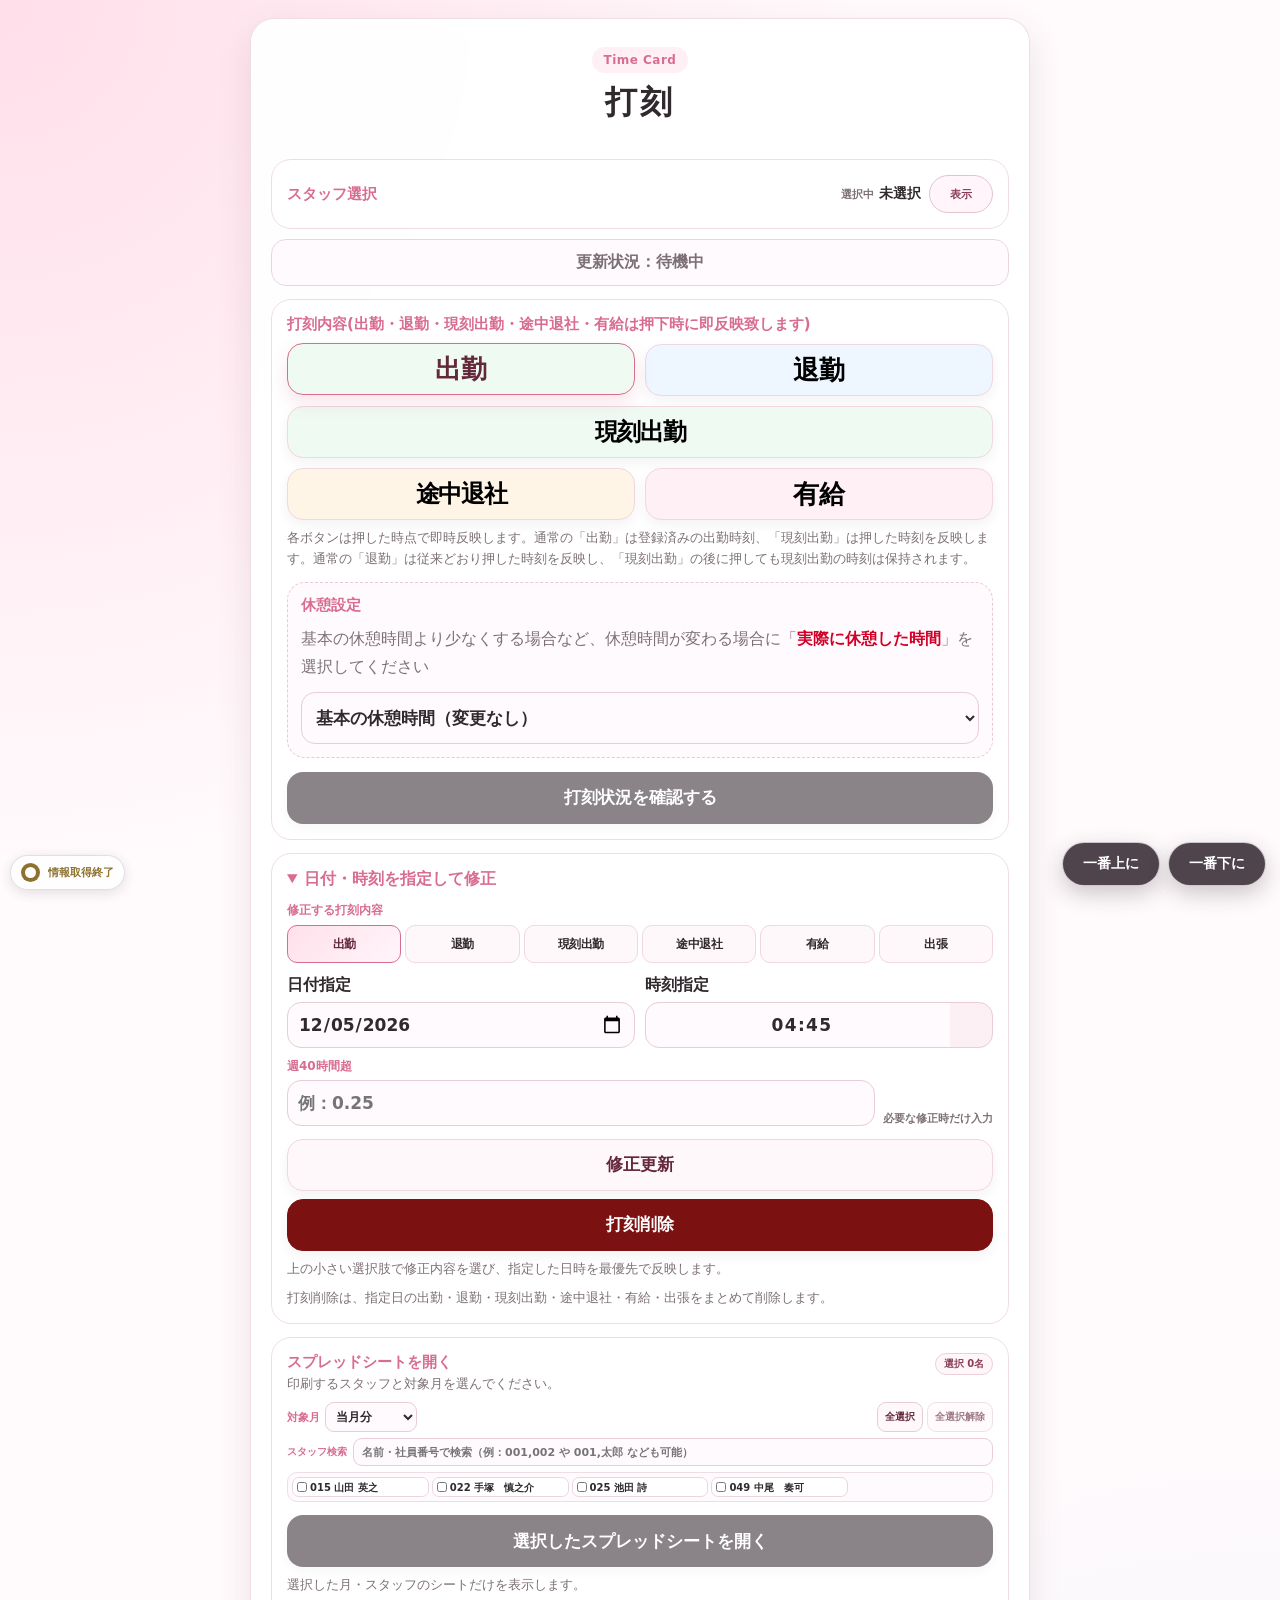
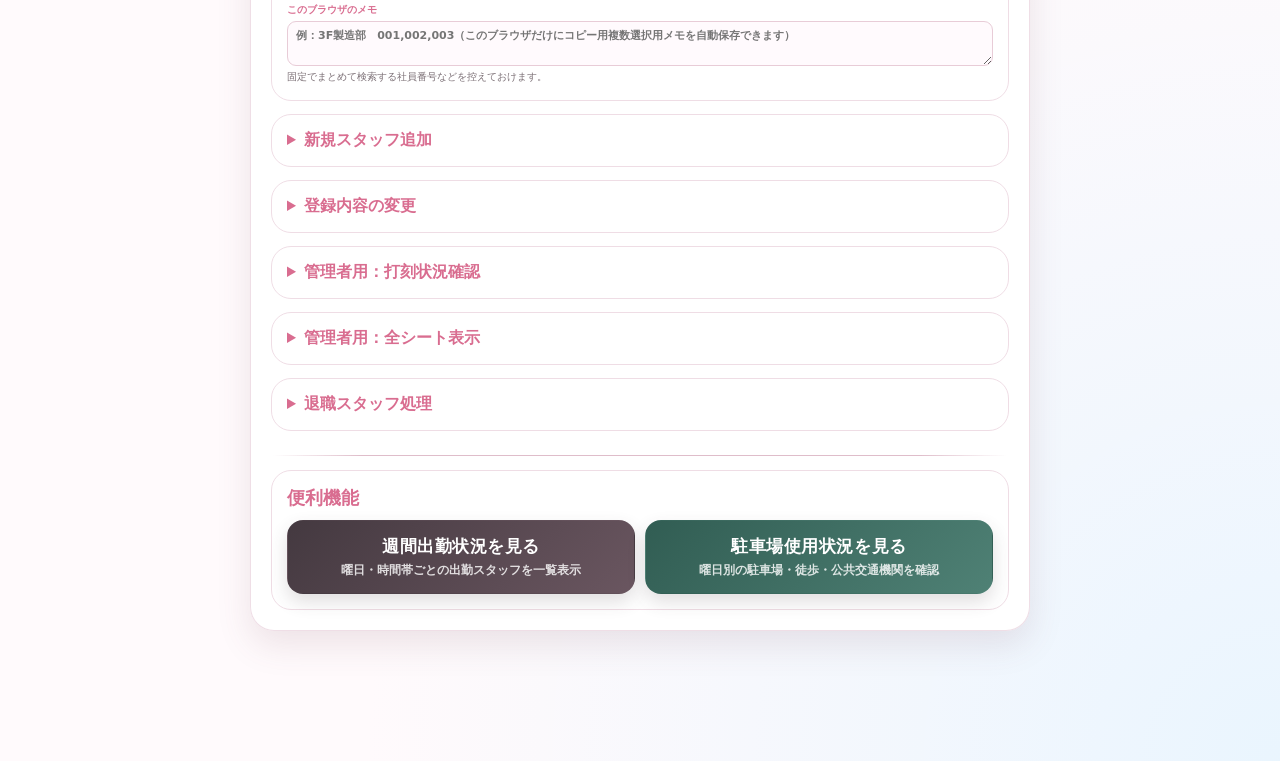
<file: index.html>
<!doctype html>
<html lang="ja">
<head>
  <meta charset="utf-8">
  <meta name="viewport" content="width=device-width, initial-scale=1">
  <meta name="theme-color" content="#f7b7c9">
  <title>勤務表　打刻</title>
  <link rel="manifest" href="./manifest.json">
  <link rel="stylesheet" href="./style.css?v=akugyo-priority-sync-progress-modefix-20260911-66">
</head>
<body>
  <main class="page">
    <section class="panel">
      <div class="hero">
        <div class="badge">Time Card</div>
        <h1>打刻</h1>
        <div id="yesterdayAlert" class="yesterday-alert" hidden>
          <div class="yesterday-alert-main">昨日の打刻を忘れていませんか？</div>
          <div class="yesterday-alert-sub">(お休みの日の場合は無視してください)</div>
        </div>
      </div>

      <!-- デフォルトスタッフの基本登録内容のみを表示（打刻・勤務表の処理は変更しない） -->
      <div id="defaultStaffRegistrationSummary" hidden aria-live="polite" style="margin:0 8px -2px;padding:0 2px;color:#825b6a;font-size:13px;font-weight:700;line-height:1.7;overflow-wrap:anywhere;"></div>

      <details class="card-block staff-select-block">
        <summary class="staff-select-summary">
          <span class="staff-select-summary-title">スタッフ選択</span>
          <span class="staff-select-summary-selected">
            <span>選択中</span>
            <strong id="selectedEmployee">未選択</strong>
          </span>
        </summary>

        <div class="staff-select-content">
          <div class="staff-search-area">
            <label>
              スタッフ検索
              <input type="search" id="employeeSearch" placeholder="名前または社員番号で検索" autocomplete="off">
            </label>

            <label>
              候補から選択
              <select id="employeeSelect" aria-label="スタッフを選択"></select>
            </label>

            <div class="default-return-row">
              <p class="small">閲覧のために別スタッフを選んでも、初期スタッフは自動では変わりません。</p>
              <button type="button" id="refreshStaffListButton" class="compact-control-button">スタッフ一覧更新</button>
              <button type="button" id="returnToDefaultEmployeeButton" class="return-default-employee-button" hidden>デフォルトのスタッフの選択に戻す</button>
            </div>
          </div>

          <div id="defaultEmployeeUnregisteredArea" class="default-employee-unregistered-area">
            <button type="button" id="setDefaultEmployeeButton" class="default-employee-button">このスタッフをブラウザにデフォルト登録する</button>
          </div>

          <div id="defaultEmployeeRegisteredArea" class="default-employee-registered-area" hidden>
            <span id="defaultEmployeeStatus" class="default-employee-status">デフォルト登録済み：未登録</span>
            <button type="button" id="changeDefaultEmployeeButton" class="change-default-employee-button">変更する</button>
          </div>
        </div>
      </details>

      <div id="updateStatus" class="update-status punch-update-status neutral" aria-live="polite">更新状況：待機中</div>

      <div class="card-block punch-card-block">
        <div class="section-title punch-section-title">打刻内容(出勤・退勤・現刻出勤・途中退社・有給は押下時に即反映致します)</div>
        <div class="punch-grid immediate-punch-grid" id="actionButtons" role="group" aria-label="押すと即時反映する打刻内容">
          <button type="button" data-action="出勤">出勤</button>
          <button type="button" data-action="退勤">退勤</button>
          <button type="button" data-action="現刻出勤">現刻出勤</button>
          <button type="button" data-action="途中退社">途中退社</button>
          <button type="button" data-action="有給">有給</button>
        </div>
        <p class="small immediate-punch-note">各ボタンは押した時点で即時反映します。通常の「出勤」は登録済みの出勤時刻、「現刻出勤」は押した時刻を反映します。通常の「退勤」は従来どおり押した時刻を反映し、「現刻出勤」の後に押しても現刻出勤の時刻は保持されます。</p>

        <div class="break-area compact-break-area" id="breakArea">
          <div class="section-title">休憩設定</div>
          <p class="small" style="margin:0 0 12px;font-size:16px;line-height:1.7;">基本の休憩時間より少なくする場合など、休憩時間が変わる場合に「<span style="color:#d10027;font-weight:700;">実際に休憩した時間</span>」を選択してください</p>
          <select id="breakSelect" aria-label="実際に休憩した時間を選択" style="width:100%;min-height:52px;">
            <option value="normal" selected>基本の休憩時間（変更なし）</option>
            <option value="none">休憩なし</option>
            <option value="minutes15">15分</option>
            <option value="minutes30">30分</option>
            <option value="minutes45">45分</option>
          </select>
        </div>

      </div>

      <details class="edit-area correction-edit-area" open>
        <summary>日付・時刻を指定して修正</summary>

        <div class="correction-action-area">
          <span class="correction-action-label">修正する打刻内容</span>
          <div id="correctionActionButtons" class="correction-action-grid" role="group" aria-label="修正する打刻内容を選択">
            <button type="button" data-correction-action="出勤">出勤</button>
            <button type="button" data-correction-action="退勤">退勤</button>
            <button type="button" data-correction-action="現刻出勤">現刻出勤</button>
            <button type="button" data-correction-action="途中退社">途中退社</button>
            <button type="button" data-correction-action="有給">有給</button>
            <button type="button" data-correction-action="出張">出張</button>
          </div>
        </div>

        <div class="edit-grid">
          <label>
            日付指定
            <span class="date-input-shell"><input type="date" id="editDate"></span>
          </label>
          <label>
            時刻指定
            <input type="text" id="editTime" class="clock-time-input" value="08:00" readonly inputmode="none" data-clock-title="修正時刻を選択" aria-label="時計から修正時刻を選択">
          </label>
        </div>

        <div class="correction-week40-row">
          <label for="correctionWeek40OverInput">
            <span>週40時間超</span>
            <input type="number" id="correctionWeek40OverInput" min="0" step="0.25" inputmode="decimal" placeholder="例：0.25">
          </label>
          <span class="correction-week40-note">必要な修正時だけ入力</span>
        </div>

        <button type="button" id="editUpdateButton" class="sub-button">修正更新</button>
        <button type="button" id="editDeleteButton" class="sub-button" style="margin-top:8px;background:#7c1111;color:#fff;border-color:#7c1111;">打刻削除</button>
        <p class="small">上の小さい選択肢で修正内容を選び、指定した日時を最優先で反映します。</p>
        <p class="small">打刻削除は、指定日の出勤・退勤・現刻出勤・途中退社・有給・出張をまとめて削除します。</p>
      </details>

      <div class="sheet-area">
        <div class="sheet-open-head">
          <div>
            <div class="section-title">スプレッドシートを開く</div>
            <p class="small sheet-open-lead">印刷するスタッフと対象月を選んでください。</p>
          </div>
          <span id="sheetSelectionCount" class="sheet-selection-count">選択 0名</span>
        </div>

        <div class="sheet-open-controls">
          <label class="sheet-month-label">
            対象月
            <select id="sheetTargetMonth">
              <option value="current">当月分</option>
              <option value="previous">先月分</option>
            </select>
          </label>

          <div class="sheet-selection-actions">
            <button type="button" id="selectAllSheetStaffButton" class="compact-control-button">全選択</button>
            <button type="button" id="clearAllSheetStaffButton" class="compact-control-button">全選択解除</button>
          </div>
        </div>

        <label class="sheet-staff-search-label">
          <span>スタッフ検索</span>
          <input type="search" id="sheetStaffSearch" placeholder="名前・社員番号で検索（例：001,002 や 001,太郎 なども可能）" autocomplete="off">
        </label>

        <div id="sheetStaffChecklist" class="sheet-staff-checklist" aria-label="スプレッドシートを開くスタッフを選択"></div>
        <button type="button" id="sheetStaffListToggleButton" class="sheet-staff-list-toggle-button" aria-controls="sheetStaffChecklist" aria-expanded="false" hidden>全て表示</button>

        <button type="button" id="pdfButton" class="sheet-button">選択したスプレッドシートを開く</button>
        <p class="small">選択した月・スタッフのシートだけを表示します。</p>

        <label class="sheet-browser-memo-label">
          <span>このブラウザのメモ</span>
          <textarea id="sheetBrowserMemo" rows="2" placeholder="例：3F製造部　001,002,003（このブラウザだけにコピー用複数選択用メモを自動保存できます）"></textarea>
        </label>
        <p class="small sheet-browser-memo-note">固定でまとめて検索する社員番号などを控えておけます。</p>
      </div>


      <details class="add-staff-area">
        <summary>新規スタッフ追加</summary>
        <p class="small">雇用形態を登録し、個人勤務表シートを自動作成します。</p>

        <div class="add-staff-grid">
          <label class="add-staff-field add-staff-employment-field">
            雇用形態
            <select id="newEmploymentType">
              <option value="社員">社員</option>
              <option value="パート">パート</option>
            </select>
          </label>

          <label class="add-staff-field add-staff-name-field">
            スタッフ名
            <input type="text" id="newStaffName" placeholder="例：佐藤　花子">
          </label>
          <p class="staff-name-note">スタッフ名は苗字と名前の間に【全角スペース】を入れてください。</p>

          <label class="add-staff-field add-staff-number-field">
            社員番号
            <input type="text" id="newEmployeeNo" inputmode="numeric" placeholder="例：052">
          </label>

          <label class="add-staff-field add-staff-commute-field">
            通勤方法
            <select id="newCommuteMethod">
              <option value="車">車</option>
              <option value="徒歩">徒歩</option>
              <option value="公共交通機関">公共交通機関</option>
            </select>
          </label>

          <div class="parking-location-fields">
            <label class="add-staff-field add-staff-parking-field">
              基本の駐車場番号
              <input type="text" id="newParkingNumber" inputmode="numeric" placeholder="例：13" maxlength="2">
            </label>
            <label class="warehouse-under-field">
              <input type="checkbox" id="newWarehouseUnder" class="warehouse-under-checkbox">
              <span>乙部在庫倉庫下</span>
            </label>
          </div>
          <div class="parking-weekday-setting">
            <button type="button" id="newParkingWeekdayToggle" class="parking-weekday-toggle" aria-expanded="false">駐車場番号を曜日ごとに設定</button>
            <div id="newParkingWeekdayPanel" class="parking-weekday-panel" hidden>
              <p class="small parking-weekday-note">未入力の曜日は上の基本の駐車場番号を使用します。</p>
              <div class="parking-weekday-grid" aria-label="新規スタッフの曜日別駐車場番号">
                <label><span>月</span><input type="text" inputmode="numeric" maxlength="2" data-parking-day="mon" placeholder="基本"></label>
                <label><span>火</span><input type="text" inputmode="numeric" maxlength="2" data-parking-day="tue" placeholder="基本"></label>
                <label><span>水</span><input type="text" inputmode="numeric" maxlength="2" data-parking-day="wed" placeholder="基本"></label>
                <label><span>木</span><input type="text" inputmode="numeric" maxlength="2" data-parking-day="thu" placeholder="基本"></label>
                <label><span>金</span><input type="text" inputmode="numeric" maxlength="2" data-parking-day="fri" placeholder="基本"></label>
                <label><span>土</span><input type="text" inputmode="numeric" maxlength="2" data-parking-day="sat" placeholder="基本"></label>
                <label><span>日</span><input type="text" inputmode="numeric" maxlength="2" data-parking-day="sun" placeholder="基本"></label>
              </div>
            </div>
          </div>

          <label class="add-staff-field add-staff-start-field">
            基本の出勤時間
            <input type="text" id="newStartTime" class="clock-time-input" value="08:00" readonly inputmode="none" data-clock-title="基本の出勤時間を選択" aria-label="時計から新規スタッフの基本の出勤時間を選択">
          </label>

          <label class="add-staff-field add-staff-end-field">
            基本の退勤時間
            <input type="text" id="newEndTime" class="clock-time-input" value="17:00" readonly inputmode="none" data-clock-title="基本の退勤時間を選択" aria-label="時計から新規スタッフの基本の退勤時間を選択">
          </label>

          <label class="add-staff-field add-staff-break-field">
            基本の休憩時間（分）
            <input type="number" id="newBreakMinutes" value="60" min="0" max="480" step="1" inputmode="numeric">
          </label>
        </div>

        <div class="new-staff-schedule-section">
          <div class="section-title">初回の曜日別勤務設定</div>
          <p class="small">曜日ごとの出勤時間を設定してください。退勤時間は、基本設定から算出した実働時間と休憩時間を保つよう自動計算されます。パートは不就労時間を0として集計します。</p>
          <div class="new-staff-time-apply-row">
            <span>上で選んだ出勤時間を、月曜日から土曜日へまとめて入力します。</span>
            <button type="button" id="applyNewStaffStartTimeButton" class="schedule-bulk-apply-button">月曜〜土曜に出勤時間を一括反映</button>
          </div>
          <div id="newStaffWeeklyScheduleGrid" class="weekly-schedule-grid">
            <div class="weekly-schedule-row" data-day="mon"><strong>月曜日</strong><label>出勤時間<input type="text" class="schedule-time clock-time-input" value="08:00" readonly inputmode="none" aria-label="時計から出勤時間を選択"></label><label class="schedule-off-label"><input type="checkbox" class="schedule-off">休み</label></div>
            <div class="weekly-schedule-row" data-day="tue"><strong>火曜日</strong><label>出勤時間<input type="text" class="schedule-time clock-time-input" value="08:00" readonly inputmode="none" aria-label="時計から出勤時間を選択"></label><label class="schedule-off-label"><input type="checkbox" class="schedule-off">休み</label></div>
            <div class="weekly-schedule-row" data-day="wed"><strong>水曜日</strong><label>出勤時間<input type="text" class="schedule-time clock-time-input" value="08:00" readonly inputmode="none" aria-label="時計から出勤時間を選択"></label><label class="schedule-off-label"><input type="checkbox" class="schedule-off">休み</label></div>
            <div class="weekly-schedule-row" data-day="thu"><strong>木曜日</strong><label>出勤時間<input type="text" class="schedule-time clock-time-input" value="08:00" readonly inputmode="none" aria-label="時計から出勤時間を選択"></label><label class="schedule-off-label"><input type="checkbox" class="schedule-off">休み</label></div>
            <div class="weekly-schedule-row" data-day="fri"><strong>金曜日</strong><label>出勤時間<input type="text" class="schedule-time clock-time-input" value="08:00" readonly inputmode="none" aria-label="時計から出勤時間を選択"></label><label class="schedule-off-label"><input type="checkbox" class="schedule-off">休み</label></div>
            <div class="weekly-schedule-row" data-day="sat"><strong>土曜日</strong><label>出勤時間<input type="text" class="schedule-time clock-time-input" value="08:00" readonly inputmode="none" aria-label="時計から出勤時間を選択"></label><label class="schedule-off-label"><input type="checkbox" class="schedule-off" checked>休み</label></div>
            <div class="weekly-schedule-row" data-day="sun"><strong>日曜日</strong><label>出勤時間<input type="text" class="schedule-time clock-time-input" value="08:00" readonly inputmode="none" aria-label="時計から出勤時間を選択"></label><label class="schedule-off-label"><input type="checkbox" class="schedule-off" checked>休み</label></div>
          </div>
        </div>

        <button type="button" id="addStaffButton" class="sub-button add-staff-button">新規スタッフを登録</button>
        <p class="small">登録後、この端末のスタッフ選択欄にも追加されます。</p>
      </details>

      <details class="registration-edit-area">
        <summary>登録内容の変更</summary>
        <p class="small">選択中スタッフの雇用情報・通勤方法・駐車場番号・乙部在庫倉庫下・勤務時間・曜日別勤務予定をまとめて追加・編集します。</p>

        <div class="registration-target-box">
          <div>
            <span>変更対象</span>
            <strong id="registrationTargetEmployee">未選択</strong>
          </div>
          <button type="button" id="reloadRegistrationButton" class="compact-control-button">登録内容を再読込</button>
        </div>

        <p id="registrationEditStatus" class="registration-edit-status" aria-live="polite">スタッフを選択してください。</p>

        <div class="add-staff-grid registration-edit-grid">
          <label class="add-staff-field add-staff-employment-field">
            雇用形態
            <select id="editRegistrationEmploymentType">
              <option value="社員">社員</option>
              <option value="パート">パート</option>
            </select>
          </label>

          <label class="add-staff-field add-staff-name-field">
            スタッフ名
            <input type="text" id="editRegistrationStaffName" placeholder="例：佐藤　花子">
          </label>
          <p class="staff-name-note">スタッフ名を変更する場合も、苗字と名前の間に【全角スペース】を入れてください。</p>

          <label class="add-staff-field add-staff-number-field">
            社員番号
            <input type="text" id="editRegistrationEmployeeNo" inputmode="numeric" placeholder="例：052">
          </label>

          <label class="add-staff-field add-staff-commute-field">
            通勤方法
            <select id="editRegistrationCommuteMethod">
              <option value="">選択してください</option>
              <option value="車">車</option>
              <option value="徒歩">徒歩</option>
              <option value="公共交通機関">公共交通機関</option>
            </select>
          </label>

          <div class="parking-location-fields">
            <label class="add-staff-field add-staff-parking-field">
              基本の駐車場番号
              <input type="text" id="editRegistrationParkingNumber" inputmode="numeric" placeholder="例：13" maxlength="2">
            </label>
            <label class="warehouse-under-field">
              <input type="checkbox" id="editRegistrationWarehouseUnder" class="warehouse-under-checkbox">
              <span>乙部在庫倉庫下</span>
            </label>
          </div>
          <div class="parking-weekday-setting">
            <button type="button" id="editParkingWeekdayToggle" class="parking-weekday-toggle" aria-expanded="false">駐車場番号を曜日ごとに設定</button>
            <div id="editParkingWeekdayPanel" class="parking-weekday-panel" hidden>
              <p class="small parking-weekday-note">未入力の曜日は上の基本の駐車場番号を使用します。</p>
              <div class="parking-weekday-grid" aria-label="登録内容変更の曜日別駐車場番号">
                <label><span>月</span><input type="text" inputmode="numeric" maxlength="2" data-parking-day="mon" placeholder="基本"></label>
                <label><span>火</span><input type="text" inputmode="numeric" maxlength="2" data-parking-day="tue" placeholder="基本"></label>
                <label><span>水</span><input type="text" inputmode="numeric" maxlength="2" data-parking-day="wed" placeholder="基本"></label>
                <label><span>木</span><input type="text" inputmode="numeric" maxlength="2" data-parking-day="thu" placeholder="基本"></label>
                <label><span>金</span><input type="text" inputmode="numeric" maxlength="2" data-parking-day="fri" placeholder="基本"></label>
                <label><span>土</span><input type="text" inputmode="numeric" maxlength="2" data-parking-day="sat" placeholder="基本"></label>
                <label><span>日</span><input type="text" inputmode="numeric" maxlength="2" data-parking-day="sun" placeholder="基本"></label>
              </div>
            </div>
          </div>

          <label class="add-staff-field add-staff-start-field">
            基本の出勤時間
            <input type="text" id="editRegistrationStartTime" class="clock-time-input" value="08:00" readonly inputmode="none" data-clock-title="基本の出勤時間を選択" aria-label="時計から基本の出勤時間を選択">
          </label>

          <label class="add-staff-field add-staff-end-field">
            基本の退勤時間
            <input type="text" id="editRegistrationEndTime" class="clock-time-input" value="17:00" readonly inputmode="none" data-clock-title="基本の退勤時間を選択" aria-label="時計から基本の退勤時間を選択">
          </label>

          <label class="add-staff-field add-staff-break-field">
            基本の休憩時間（分）
            <input type="number" id="editRegistrationBreakMinutes" value="60" min="0" max="480" step="1" inputmode="numeric">
          </label>
        </div>

        <div class="new-staff-schedule-section registration-schedule-section">
          <div class="section-title">曜日別勤務予定</div>
          <p class="small">曜日ごとの出勤時間を変更すると、基本設定の実働時間と休憩時間を保った退勤時間を自動計算します。パートは不就労時間を0として集計します。</p>
          <section class="schedule-bulk-apply" aria-label="登録内容変更の月曜日から土曜日への一括時間設定">
            <div class="schedule-bulk-copy">
              <strong>月曜〜土曜へ一括反映</strong>
              <span>時間を1回選び、月曜日から土曜日へまとめて入力します。</span>
            </div>
            <label class="schedule-bulk-time-label">
              一括時間
              <input type="text" id="editRegistrationBulkTimeInput" class="clock-time-input schedule-bulk-time-input" value="08:00" readonly inputmode="none" data-clock-title="一括反映する時間を選択" aria-label="登録内容変更で一括反映する時間を選択">
            </label>
            <button type="button" id="applyRegistrationBulkTimeButton" class="schedule-bulk-apply-button">月曜〜土曜に一括反映</button>
          </section>

          <div id="registrationWeeklyScheduleGrid" class="weekly-schedule-grid">
            <div class="weekly-schedule-row" data-day="mon"><strong>月曜日</strong><label>出勤時間<input type="text" class="schedule-time clock-time-input" value="08:00" readonly inputmode="none" aria-label="時計から月曜日の出勤時間を選択"></label><label class="schedule-off-label"><input type="checkbox" class="schedule-off">休み</label></div>
            <div class="weekly-schedule-row" data-day="tue"><strong>火曜日</strong><label>出勤時間<input type="text" class="schedule-time clock-time-input" value="08:00" readonly inputmode="none" aria-label="時計から火曜日の出勤時間を選択"></label><label class="schedule-off-label"><input type="checkbox" class="schedule-off">休み</label></div>
            <div class="weekly-schedule-row" data-day="wed"><strong>水曜日</strong><label>出勤時間<input type="text" class="schedule-time clock-time-input" value="08:00" readonly inputmode="none" aria-label="時計から水曜日の出勤時間を選択"></label><label class="schedule-off-label"><input type="checkbox" class="schedule-off">休み</label></div>
            <div class="weekly-schedule-row" data-day="thu"><strong>木曜日</strong><label>出勤時間<input type="text" class="schedule-time clock-time-input" value="08:00" readonly inputmode="none" aria-label="時計から木曜日の出勤時間を選択"></label><label class="schedule-off-label"><input type="checkbox" class="schedule-off">休み</label></div>
            <div class="weekly-schedule-row" data-day="fri"><strong>金曜日</strong><label>出勤時間<input type="text" class="schedule-time clock-time-input" value="08:00" readonly inputmode="none" aria-label="時計から金曜日の出勤時間を選択"></label><label class="schedule-off-label"><input type="checkbox" class="schedule-off">休み</label></div>
            <div class="weekly-schedule-row" data-day="sat"><strong>土曜日</strong><label>出勤時間<input type="text" class="schedule-time clock-time-input" value="08:00" readonly inputmode="none" aria-label="時計から土曜日の出勤時間を選択"></label><label class="schedule-off-label"><input type="checkbox" class="schedule-off" checked>休み</label></div>
            <div class="weekly-schedule-row" data-day="sun"><strong>日曜日</strong><label>出勤時間<input type="text" class="schedule-time clock-time-input" value="08:00" readonly inputmode="none" aria-label="時計から日曜日の出勤時間を選択"></label><label class="schedule-off-label"><input type="checkbox" class="schedule-off" checked>休み</label></div>
          </div>
        </div>

        <button type="button" id="saveRegistrationButton" class="sub-button registration-save-button">選択中スタッフの登録内容を保存</button>
        <p class="small">社員番号やスタッフ名を変更した場合は、勤務予定・勤務表・打刻データ側の識別情報も同時に更新します。</p>
      </details>

      <!-- 管理者専用の閲覧画面への入口。既存の打刻UI・動作とは独立。 -->
      <details class="admin-sheet-area" id="adminAttendanceEntryArea">
        <summary>管理者用：打刻状況確認</summary>
        <p class="small">登録スタッフの月別集計と打刻履歴を読み取り専用で確認します。</p>
        <div class="admin-sheet-box">
          <label class="admin-key-label">合言葉
            <input type="password" id="adminAttendanceEntryKey" placeholder="合言葉を入力" autocomplete="off">
          </label>
          <button type="button" id="adminAttendanceEntryButton" class="sub-button" disabled>打刻状況を確認</button>
        </div>
        <p class="small" id="adminAttendanceEntryMessage" aria-live="polite"></p>
      </details>

      <details class="admin-sheet-area">
        <summary>管理者用：全シート表示</summary>
        <p class="small">管理者のみの仕様としてください</p>

        <div class="admin-sheet-box">
          <label class="admin-key-label">
            合言葉
            <input type="password" id="adminOpenKeyInput" placeholder="合言葉を入力">
          </label>

          <button type="button" id="showAllSheetsButton" class="sub-button" disabled>全シート表示</button>
        </div>

        <p class="small">スタッフがスプレッドシートを開くと本人シート以外は非表示になります。管理作業時だけここから戻してください。</p>
      </details>



      <div id="pdfLinkArea" class="pdf-link-area"></div>

      <details class="retire-staff-area">
        <summary>退職スタッフ処理</summary>
        <p class="small">危険操作です。選択中スタッフを退職にします</p>

        <div class="retire-box">
          <div>
            <span>退職処理対象</span>
            <strong id="retireTargetEmployee">未選択</strong>
          </div>

          <label class="retire-key-label">
            合言葉
            <input type="password" id="retireKeyInput" placeholder="otobe と入力">
          </label>

          <button type="button" id="retireStaffButton" class="danger-button" disabled>選択中スタッフを退職にする</button>
        </div>

        <p class="small">必要に応じてスプレッドシートで可能</p>
      </details>

      <div class="convenience-divider" role="separator"></div>
      <section class="convenience-area" aria-labelledby="convenienceTitle">
        <div id="convenienceTitle" class="section-title convenience-title">&#20415;&#21033;&#27231;&#33021;</div>
        <div class="convenience-button-grid">
          <a class="attendance-overview-button" href="./schedule-overview.html">
            <span>週間出勤状況を見る</span>
            <small>曜日・時間帯ごとの出勤スタッフを一覧表示</small>
          </a>
          <a class="attendance-overview-button parking-overview-link" href="./parking-status.html">
            <span>駐車場使用状況を見る</span>
            <small>曜日別の駐車場・徒歩・公共交通機関を確認</small>
          </a>
        </div>
      </section>

      <p id="message" class="message" aria-live="polite"></p>
    </section>
  </main>

  <nav class="fixed-page-navigation" aria-label="ページ内移動">
    <button type="button" id="scrollToTopButton" class="page-navigation-button" aria-label="ページの一番上に移動">一番上に</button>
    <button type="button" id="scrollToBottomButton" class="page-navigation-button" aria-label="ページの一番下に移動">一番下に</button>
  </nav>


  <div id="timePickerModal" class="time-picker-modal" hidden>
    <div class="time-picker-backdrop" data-time-picker-close="true"></div>
    <section class="time-picker-dialog" role="dialog" aria-modal="true" aria-labelledby="timePickerTitle">
      <header class="time-picker-header">
        <span id="timePickerTitle">出勤時間を選択</span>
        <button type="button" id="timePickerCloseButton" class="time-picker-close-button" aria-label="時間選択を閉じる">×</button>
      </header>

      <div class="time-picker-scroll-area">
        <div class="time-picker-selected-time" aria-label="選択中の時間">
          <button type="button" id="timePickerHourButton" class="time-picker-value-button is-active" aria-label="時を選択">08</button>
          <span>:</span>
          <button type="button" id="timePickerMinuteButton" class="time-picker-value-button" aria-label="分を選択">00</button>
        </div>

        <p id="timePickerInstruction" class="time-picker-instruction">時を選択してください</p>

        <div id="timePickerClockFace" class="time-picker-clock-face" aria-label="時計盤">
          <div id="timePickerHand" class="time-picker-hand"></div>
          <div class="time-picker-center-dot"></div>
          <div id="timePickerNumberLayer" class="time-picker-number-layer"></div>
        </div>
      </div>

      <div class="time-picker-actions">
        <button type="button" id="timePickerCancelButton" class="time-picker-cancel-button">キャンセル</button>
        <button type="button" id="timePickerConfirmButton" class="time-picker-confirm-button">この時間にする</button>
      </div>
    </section>
  </div>

  <!-- 打刻確認専用ダイアログ（既存の他の画面には適用しない） -->
  <style>
    #punchConfirmOverlay[hidden] { display: none !important; }
    #punchConfirmOverlay {
      position: fixed;
      inset: 0;
      z-index: 300000;
      display: flex;
      align-items: center;
      justify-content: center;
      padding: 18px;
      box-sizing: border-box;
      background: rgba(26, 24, 30, 0.60);
    }
    #punchConfirmDialog {
      width: min(100%, 490px);
      max-height: min(88vh, 700px);
      overflow-y: auto;
      box-sizing: border-box;
      background: #fff;
      color: #26232b;
      border-radius: 18px;
      padding: 24px 22px;
      box-shadow: 0 16px 45px rgba(0, 0, 0, 0.26);
      font-size: 16px;
      line-height: 1.65;
    }
    #punchConfirmTitle {
      color: #b52c53;
      font-size: 21px;
      font-weight: 800;
      margin: 0 0 12px;
    }
    #punchConfirmMessages p {
      margin: 0 0 13px;
      white-space: pre-wrap;
    }
    #punchConfirmActions {
      display: grid;
      grid-template-columns: 1fr 1fr;
      gap: 12px;
      margin-top: 22px;
    }
    #punchConfirmActions button {
      min-width: 0;
      min-height: 50px;
      border: 1px solid #eab6c5;
      border-radius: 12px;
      font-size: 16px;
      font-weight: 700;
      cursor: pointer;
      background: #fff5f8;
      color: #8d2847;
    }
    #punchConfirmYes { background: #fbdce6 !important; }
    #punchConfirmEdit { background: #fff !important; }
    @media (max-width: 400px) {
      #punchConfirmDialog { padding: 18px 16px; }
      #punchConfirmActions { gap: 8px; }
    }
  </style>
  <div id="punchConfirmOverlay" hidden>
    <section id="punchConfirmDialog" role="dialog" aria-modal="true" aria-labelledby="punchConfirmTitle" aria-describedby="punchConfirmMessages" tabindex="-1">
      <h2 id="punchConfirmTitle">※注意※</h2>
      <div id="punchConfirmMessages"></div>
      <div id="punchConfirmActions">
        <button type="button" id="punchConfirmYes">はい</button>
        <button type="button" id="punchConfirmEdit">修正する</button>
      </div>
    </section>
  </div>

<script src="./app.js?v=parking-by-weekday-20260928-73-break-confirm-20261104-default-staff-summary-20261104"></script>
<script src="./admin-attendance-entry.js?v=20261104"></script>
</body>
</html>
</file>
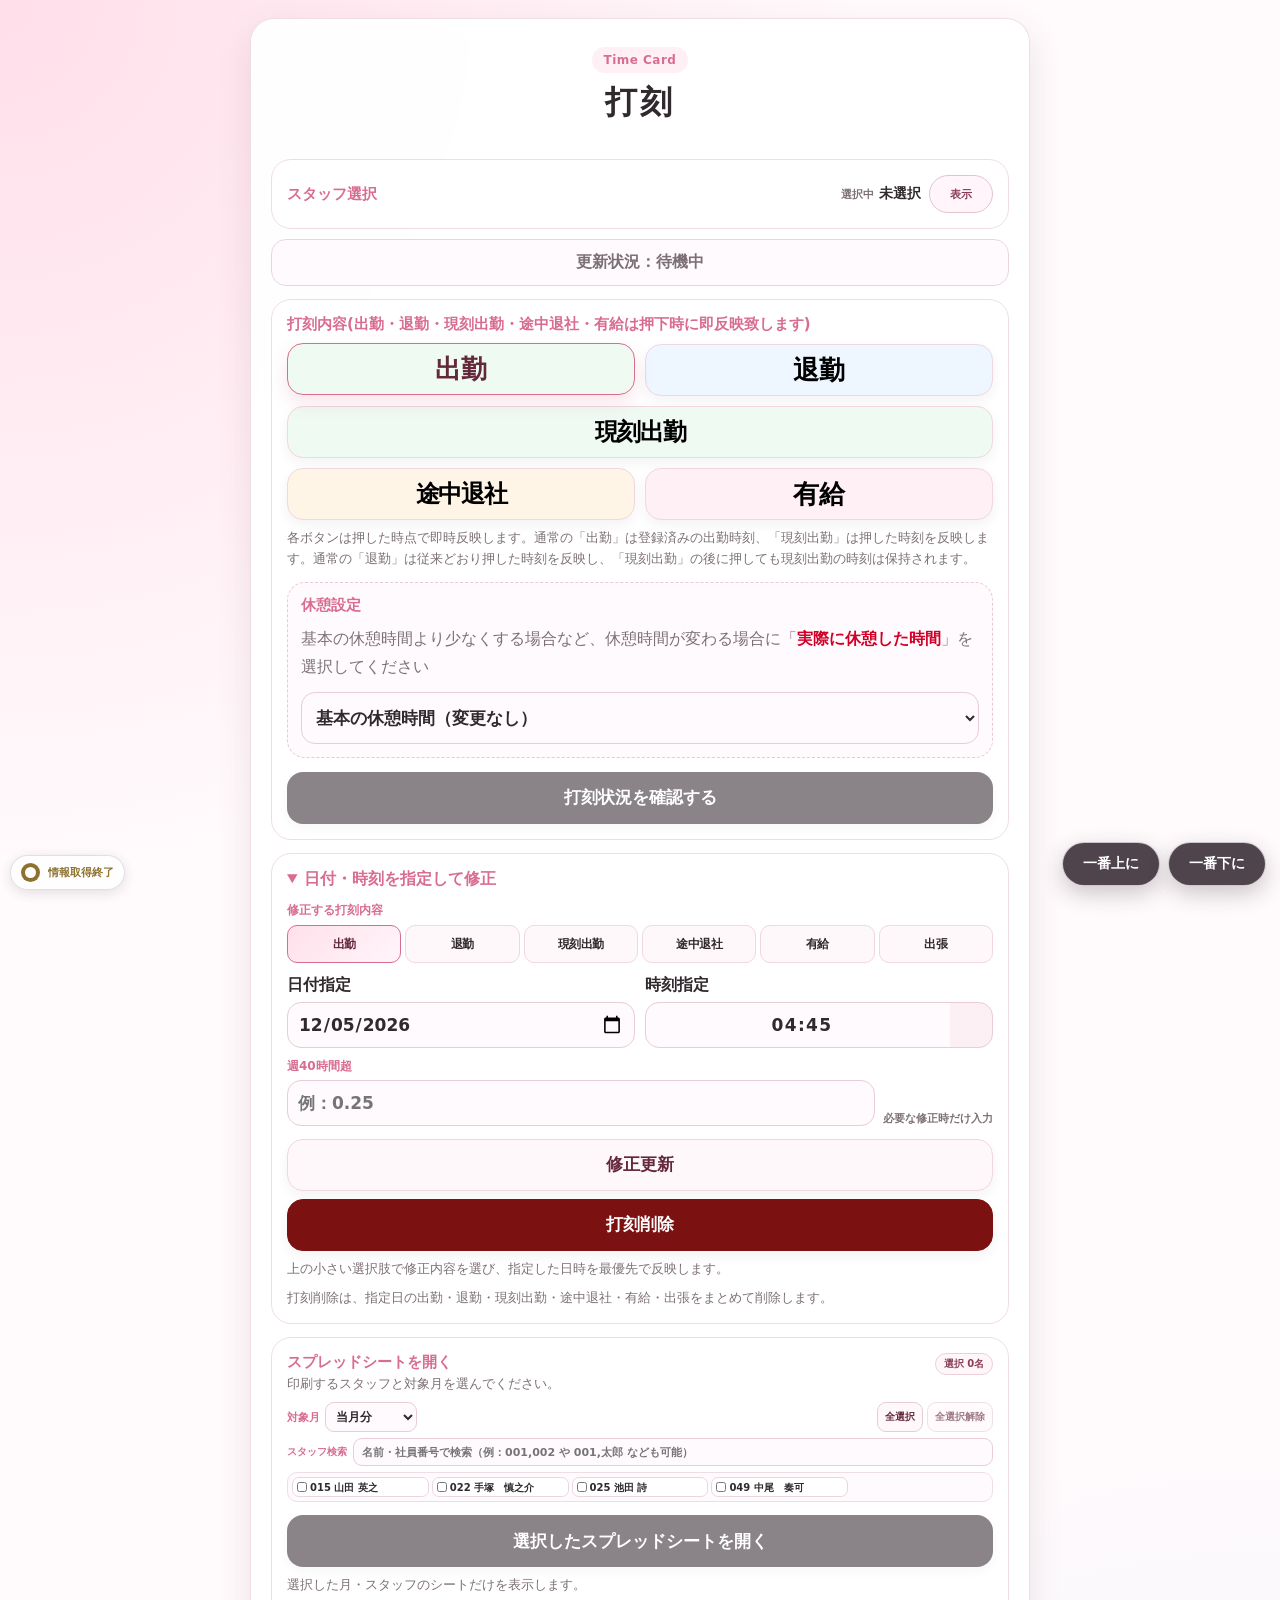
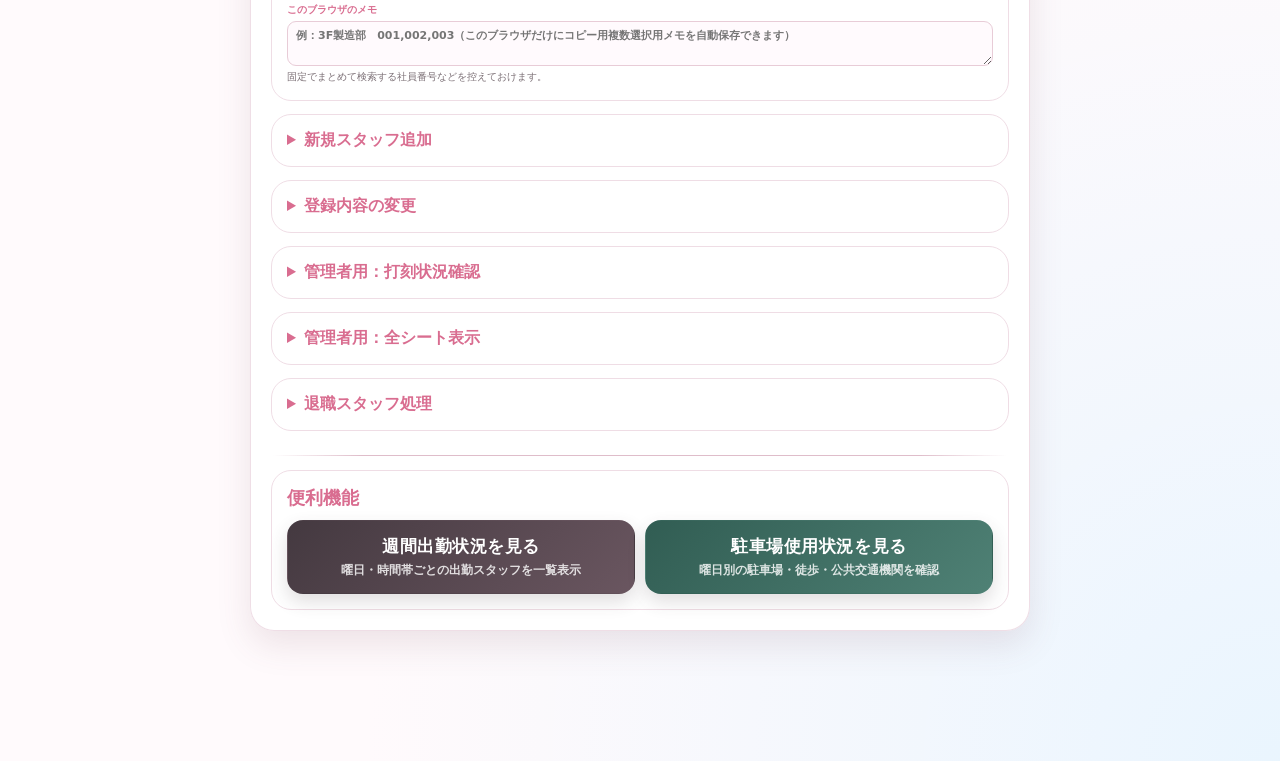
<file: admin-attendance.html>
<!doctype html>
<html lang="ja">
<head>
  <meta charset="utf-8">
  <meta name="viewport" content="width=device-width, initial-scale=1">
  <meta name="robots" content="noindex, nofollow">
  <title>管理者用：打刻状況確認</title>
  <link rel="stylesheet" href="./admin-attendance.css?v=20261104c">
</head>
<body>
  <main class="admin-page">
    <header class="header">
      <div><div class="eyebrow">TIME CARD / ADMIN VIEW</div><h1>管理者用：打刻状況確認</h1><p class="small">閲覧専用。打刻データ・勤務表は変更しません。</p></div>
      <button id="logoutAdmin" type="button" class="back-button">打刻画面へ戻る</button>
    </header>
    <div id="adminStatus" class="status" role="status" aria-live="polite">読み込み中...</div>
    <section class="card">
      <div class="section-title-row"><h2>スタッフ選択</h2><label class="search-label">絞り込み<input id="staffSearch" type="search" placeholder="スタッフ名・社員番号"></label></div>
      <div id="adminStaffList" class="staff-list" aria-label="スタッフ一覧"></div>
    </section>
    <section class="card" aria-labelledby="selectedStaffName">
      <h2>登録内容 <small>（現在の情報）</small></h2>
      <h3 id="selectedStaffName">スタッフを選んでね</h3>
      <dl id="registrationDetails" class="registration-grid"><dt>表示内容</dt><dd>スタッフ選択後に読み込みます。</dd></dl>
    </section>
    <section class="card">
      <h2>★月別総合データ★</h2>
      <p class="small muted">月別勤務表が現在存在する月を表示します。勤務時間の変更回数は出退勤時刻で判定し、休憩変更だけによる実働差は含めません。</p>
      <div id="monthlySummaries" class="months"><p class="muted">スタッフ選択後に表示します。</p></div>
    </section>
    <section class="card">
      <h2>★打刻履歴★</h2>
      <p class="small muted">処理ログと現存する打刻記録を区別して表示します。処理ログには削除・修正履歴が含まれます。</p>
      <div class="history-filter-controls">
        <section class="date-filter-panel" aria-label="日時指定">
          <div class="date-filter-head">
            <div class="date-filter-title">日時指定 <span>ホイールを上下にスライドして選択</span></div>
            <div class="date-filter-actions">
              <label class="date-basis-label">絞り込む日時
                <select id="historyDateBasis"><option value="timestamp">処理日時</option><option value="date">打刻の対象日</option></select>
              </label>
              <button id="resetHistoryDate" type="button" class="date-reset-button">全期間に戻す</button>
            </div>
          </div>
          <div class="date-wheel-group" id="historyDateWheels" role="group" aria-label="日時を上下にスライドして指定">
            <div class="date-wheel-field"><span>年</span><div class="date-wheel-list" id="wheelYear" role="listbox" aria-label="年"></div></div>
            <div class="date-wheel-field"><span>月</span><div class="date-wheel-list" id="wheelMonth" role="listbox" aria-label="月"></div></div>
            <div class="date-wheel-field"><span>日</span><div class="date-wheel-list" id="wheelDay" role="listbox" aria-label="日"></div></div>
            <div class="date-wheel-field time-wheel"><span>時</span><div class="date-wheel-list" id="wheelHour" role="listbox" aria-label="時"></div></div>
            <div class="date-wheel-field time-wheel"><span>分</span><div class="date-wheel-list" id="wheelMinute" role="listbox" aria-label="分"></div></div>
          </div>
          <p id="historyDateSummary" class="date-selection-summary" aria-live="polite">全期間の履歴を表示</p>
        </section>
        <div class="history-filter-side">
          <label>打刻種類<select id="actionFilter"><option value="all">すべて</option></select></label>
          <label>並び順<select id="sortOrder"><option value="new">新しい順</option><option value="old">古い順</option></select></label>
        </div>
      </div>
      <p class="small muted" id="historyCount">スタッフ選択後に表示します。</p>
      <div class="history-scroll"><table><thead><tr><th scope="col">日時</th><th scope="col">打刻の種類</th><th scope="col">結果</th></tr></thead><tbody id="historyBody"><tr><td colspan="3" class="muted">スタッフを選んでね。</td></tr></tbody></table></div>
      <p class="small muted">※保存されている範囲の履歴です。古いログや削除済み打刻の詳細は保存上限のため表示できないことがあります。月別の休憩差・有給時間は、現在の勤務予定との比較による参考値です。</p>
    </section>
  </main>
  <script src="./admin-attendance.js?v=20261104c"></script>
</body>
</html>
</file>
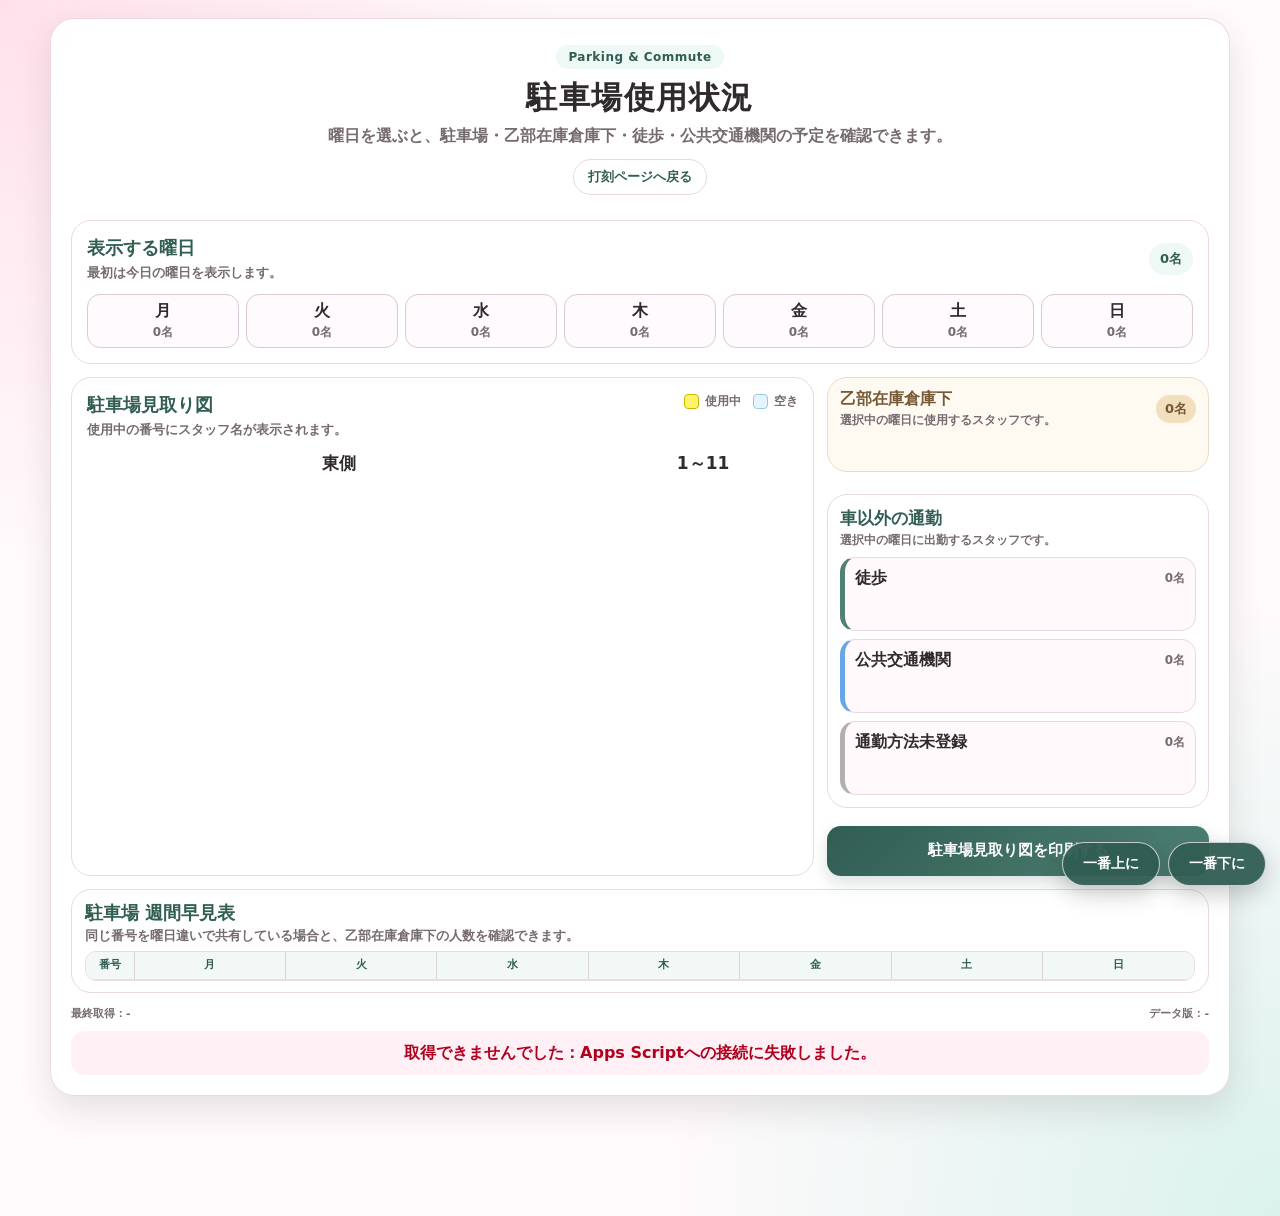
<file: parking-status.html>
<!doctype html>
<html lang="ja">
<head>
  <meta charset="utf-8">
  <meta name="viewport" content="width=device-width, initial-scale=1">
  <meta name="theme-color" content="#4f8175">
  <title>駐車場使用状況</title>
  <link rel="stylesheet" href="./parking-status.css?v=parking-print-fit-one-page-20260729-55">
</head>
<body>
  <main class="page">
    <section class="panel">
      <header class="hero">
        <div class="badge">Parking &amp; Commute</div>
        <h1>駐車場使用状況</h1>
        <p>曜日を選ぶと、駐車場・乙部在庫倉庫下・徒歩・公共交通機関の予定を確認できます。</p>
        <a class="back-link" href="./index.html">打刻ページへ戻る</a>
      </header>


      <section class="day-section" aria-labelledby="dayHeading">
        <div class="section-head">
          <div>
            <h2 id="dayHeading">表示する曜日</h2>
            <p>最初は今日の曜日を表示します。</p>
          </div>
          <span id="staffTotalBadge" class="count-badge">0名</span>
        </div>
        <div id="dayTabs" class="day-tabs" role="tablist" aria-label="表示する曜日"></div>
      </section>

      <div id="conflictArea" class="conflict-area" hidden></div>

      <div class="overview-layout">
        <section class="content-section parking-map-section" aria-labelledby="parkingMapHeading">
          <div class="section-head compact-head">
            <div>
              <h2 id="parkingMapHeading">駐車場見取り図</h2>
              <p>使用中の番号にスタッフ名が表示されます。</p>
              <p id="printDayLabel" class="print-day-label" aria-hidden="true"></p>
            </div>
            <div class="legend-list" aria-label="駐車場の凡例">
              <div class="legend"><span class="legend-mark occupied"></span>使用中</div>
              <div class="legend"><span class="legend-mark vacant"></span>空き</div>
            </div>
          </div>

          <div class="parking-map" aria-label="駐車場番号1から32の使用状況">
            <section class="parking-zone east-zone" aria-labelledby="eastZoneTitle">
              <h3 id="eastZoneTitle">東側</h3>
              <div id="eastParkingGrid" class="east-parking-grid"></div>
            </section>
            <section class="parking-zone west-zone" aria-labelledby="westZoneTitle">
              <h3 id="westZoneTitle">1～11</h3>
              <div id="westParkingGrid" class="west-parking-grid"></div>
            </section>
          </div>
        </section>

        <div class="commute-column">
          <section class="content-section warehouse-section" aria-labelledby="warehouseHeading">
            <div class="section-head compact-head warehouse-section-head">
              <div>
                <h2 id="warehouseHeading">乙部在庫倉庫下</h2>
                <p>選択中の曜日に使用するスタッフです。</p>
              </div>
              <span id="warehouseUnderCount" class="count-badge warehouse-count-badge">0名</span>
            </div>
            <div id="warehouseUnderList" class="name-list warehouse-name-list"></div>
          </section>

          <section class="content-section commute-section" aria-labelledby="commuteHeading">
            <div class="section-head compact-head commute-section-head">
              <div>
                <h2 id="commuteHeading">車以外の通勤</h2>
                <p>選択中の曜日に出勤するスタッフです。</p>
              </div>
            </div>

            <article class="commute-card walking-card">
              <div class="commute-card-head">
                <h3>徒歩</h3>
                <span id="walkingCount">0名</span>
              </div>
              <div id="walkingList" class="name-list"></div>
            </article>

            <article class="commute-card transit-card">
              <div class="commute-card-head">
                <h3>公共交通機関</h3>
                <span id="publicTransportCount">0名</span>
              </div>
              <div id="publicTransportList" class="name-list"></div>
            </article>

            <article class="commute-card unregistered-card">
              <div class="commute-card-head">
                <h3>通勤方法未登録</h3>
                <span id="unregisteredCount">0名</span>
              </div>
              <div id="unregisteredList" class="name-list"></div>
            </article>
          </section>

          <button type="button" id="printParkingMapButton" class="print-parking-map-button">駐車場見取り図を印刷する</button>
        </div>
      </div>

      <section class="content-section weekly-table-section" aria-labelledby="weeklyTableHeading">
        <div class="section-head compact-head">
          <div>
            <h2 id="weeklyTableHeading">駐車場 週間早見表</h2>
            <p>同じ番号を曜日違いで共有している場合と、乙部在庫倉庫下の人数を確認できます。</p>
          </div>
        </div>
        <div class="table-scroll">
          <table>
            <thead>
              <tr>
                <th>番号</th>
                <th>月</th>
                <th>火</th>
                <th>水</th>
                <th>木</th>
                <th>金</th>
                <th>土</th>
                <th>日</th>
              </tr>
            </thead>
            <tbody id="weeklyParkingBody"></tbody>
          </table>
        </div>
      </section>

      <footer class="page-footer">
        <span id="generatedAt">最終取得：-</span>
        <span id="dataVersion">データ版：-</span>
      </footer>

      <div id="message" class="message loading bottom-update-message" aria-live="polite">登録内容を読み込み中...</div>
    </section>
  </main>

  <nav class="fixed-page-navigation" aria-label="ページ内移動">
    <button type="button" id="scrollToTopButton" class="page-navigation-button">一番上に</button>
    <button type="button" id="scrollToBottomButton" class="page-navigation-button">一番下に</button>
  </nav>

  <script src="./parking-status.js?v=parking-print-fit-one-page-20260729-55"></script>
</body>
</html>
</file>
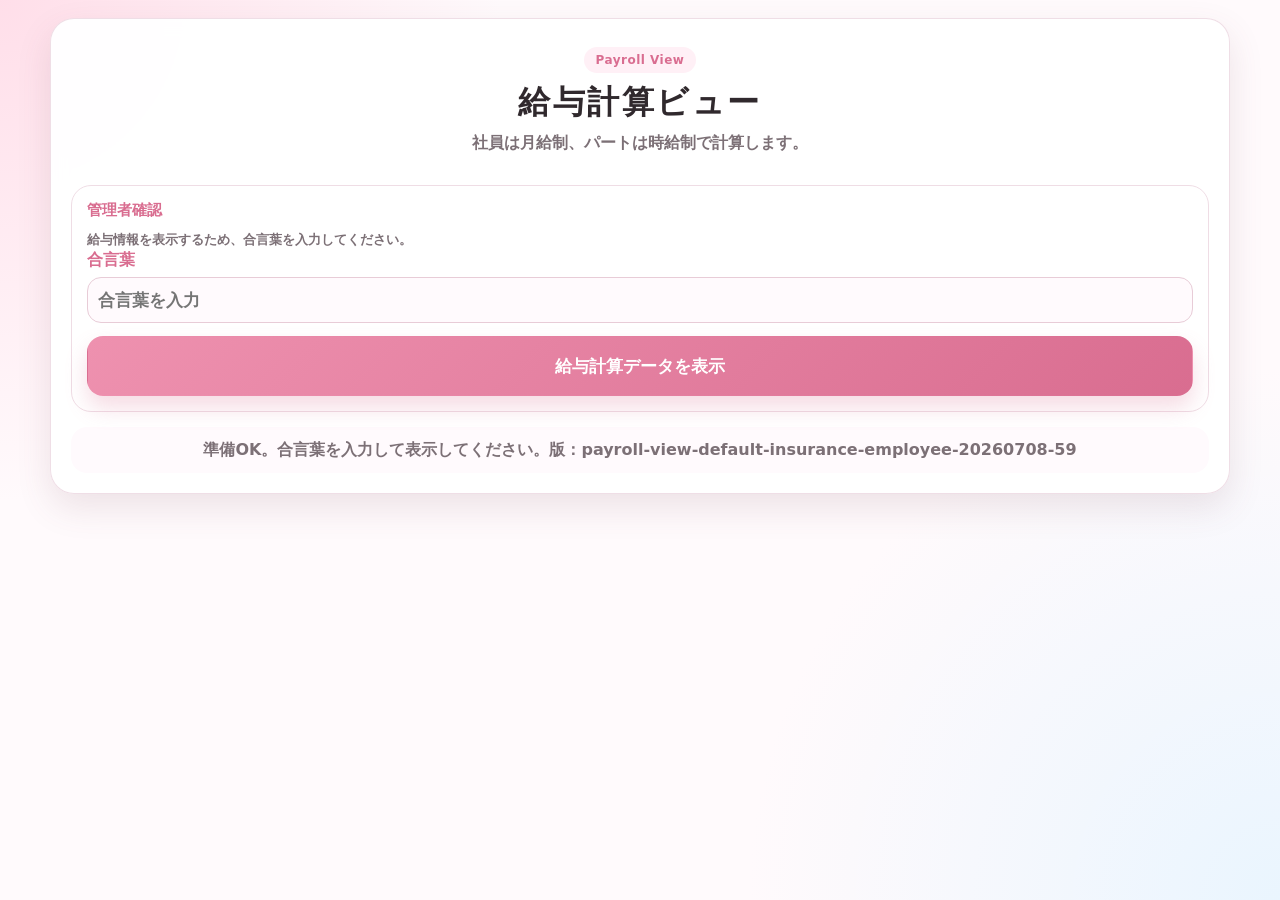
<file: payroll.html>
<!doctype html>
<html lang="ja">
<head>
  <meta charset="utf-8">
  <meta name="viewport" content="width=device-width, initial-scale=1">
  <meta name="theme-color" content="#f7b7c9">
  <title>給与計算ビュー</title>
  <link rel="stylesheet" href="./payroll.css?v=payroll-view-compact-scroll-table-20260708-61">

  <style>
    #selectedStaffDetailArea table {
      border-collapse: separate;
      border-spacing: 0;
      overflow: hidden;
      border-radius: 12px;
    }

    #selectedStaffDetailArea tbody tr:nth-child(odd) td {
      background: #fff8d9;
    }

    #selectedStaffDetailArea tbody tr:nth-child(even) td {
      background: #ffffff;
    }

    #selectedStaffDetailArea tbody td {
      padding-top: 10px;
      padding-bottom: 10px;
    }

    #selectedStaffDetailArea tbody td:first-child {
      font-weight: 700;
    }


    .selection-tools {
      display: flex;
      align-items: center;
      gap: 8px;
      flex-wrap: wrap;
      margin: 10px 0 12px;
    }

    .selection-tools button {
      width: auto;
      min-width: 92px;
      padding: 8px 10px;
      font-size: 12px;
      line-height: 1.1;
      white-space: nowrap;
    }

    .selection-count {
      font-size: 12px;
      font-weight: 700;
      color: #7a4c5b;
      background: #fff8d9;
      border: 1px solid rgba(176, 120, 0, 0.18);
      border-radius: 999px;
      padding: 7px 10px;
    }

    .select-cell {
      text-align: center;
      white-space: nowrap;
    }

    .select-cell input {
      width: 18px;
      height: 18px;
      accent-color: #d77792;
    }

    .payslip-note-input {
      width: 100%;
      min-height: 72px;
      resize: vertical;
      box-sizing: border-box;
      border: 1px solid #ead3a5;
      border-radius: 12px;
      padding: 10px 12px;
      font: inherit;
      background: #fffdf7;
    }

    .payslip-note-input:focus {
      outline: 2px solid rgba(215, 119, 146, 0.28);
      border-color: #d77792;
    }

    .payslip-print-area {
      position: fixed;
      left: -9999px;
      top: 0;
      width: 210mm;
      background: #ffffff;
      color: #222222;
      font-family: system-ui, -apple-system, BlinkMacSystemFont, "Segoe UI", sans-serif;
    }

    .payslip-page {
      box-sizing: border-box;
      width: 190mm;
      min-height: 267mm;
      padding: 12mm;
      margin: 0 auto;
      background: #ffffff;
      page-break-after: always;
    }

    .payslip-title {
      text-align: center;
      font-size: 22px;
      font-weight: 800;
      letter-spacing: 0.08em;
      margin: 0 0 12px;
    }

    .payslip-meta {
      display: grid;
      grid-template-columns: 1fr 1fr;
      gap: 6px 16px;
      margin-bottom: 12px;
      font-size: 13px;
    }

    .payslip-total-box {
      display: grid;
      grid-template-columns: repeat(3, 1fr);
      gap: 8px;
      margin: 12px 0;
    }

    .payslip-total-card {
      border: 1px solid #e6d9b8;
      border-radius: 10px;
      padding: 8px;
      background: #fff8d9;
      text-align: center;
    }

    .payslip-total-card span {
      display: block;
      font-size: 11px;
      color: #705f42;
      margin-bottom: 4px;
    }

    .payslip-total-card strong {
      font-size: 17px;
    }

    .payslip-section-title {
      font-size: 14px;
      font-weight: 800;
      border-left: 5px solid #d77792;
      padding-left: 8px;
      margin: 14px 0 6px;
    }

    .payslip-table {
      width: 100%;
      border-collapse: collapse;
      font-size: 12px;
      margin-bottom: 8px;
    }

    .payslip-table th,
    .payslip-table td {
      border: 1px solid #ddd0b2;
      padding: 6px 8px;
    }

    .payslip-table th {
      background: #fff1bd;
      text-align: left;
    }

    .payslip-table tbody tr:nth-child(odd) td {
      background: #fffaf0;
    }

    .payslip-table tbody tr:nth-child(even) td {
      background: #ffffff;
    }

    .payslip-money {
      text-align: right;
      font-weight: 700;
      white-space: nowrap;
    }

    .payslip-note {
      font-size: 11px;
      color: #666666;
      margin-top: 14px;
    }

    @media print {
      @page {
        size: A4 portrait;
        margin: 8mm;
      }

      body * {
        visibility: hidden !important;
      }

      #payslipPrintArea,
      #payslipPrintArea * {
        visibility: visible !important;
      }

      #payslipPrintArea {
        position: absolute !important;
        left: 0 !important;
        top: 0 !important;
        width: 100% !important;
      }

      .payslip-page {
        width: 100% !important;
        min-height: auto !important;
        margin: 0 !important;
        padding: 0 !important;
        box-shadow: none !important;
      }
    }

  </style>
</head>
<body>
  <main class="page">
    <section class="panel">
      <div class="hero">
        <div class="badge">Payroll View</div>
        <h1>給与計算ビュー</h1>
        <p class="hint">社員は月給制、パートは時給制で計算します。</p>
      </div>

      <section class="card-block lock-area" id="lockArea">
        <div class="section-title">管理者確認</div>
        <p class="small">給与情報を表示するため、合言葉を入力してください。</p>
        <label class="key-label">
          合言葉
          <input type="password" id="adminKeyInput" placeholder="合言葉を入力" autocomplete="off">
        </label>
        <button type="button" id="loadButton" class="main-button">給与計算データを表示</button>
      </section>

      <section class="card-block summary-area" id="summaryArea" hidden>
        <div class="section-title">集計</div>
        <div class="summary-grid">
          <div class="summary-card"><span>対象月</span><strong id="targetMonthText">-</strong></div>
          <div class="summary-card"><span>人数</span><strong id="staffCountText">0</strong></div>
          <div class="summary-card"><span>概算支給合計</span><strong id="totalPayText">0円</strong></div>
          <div class="summary-card"><span>差引支給合計</span><strong id="totalNetPayText">0円</strong></div>
        </div>
      </section>

      <div id="controlsArea" hidden>
        <section class="card-block controls-area">
          <div class="control-section search-section">
            <div class="sub-section-title">スタッフ検索</div>
            <label>
              スタッフ名で絞り込み
              <input type="search" id="searchInput" placeholder="名前で検索" autocomplete="off">
            </label>
          </div>
        </section>

      <section class="card-block table-area" id="tableArea" hidden>
        <div class="section-title">給与計算一覧</div>
        <p class="small">よく見る項目だけに絞っています。チェックしたスタッフだけ給与明細PDFを作成できます。スタッフ名を押すと、内訳と個別設定を下に表示します。</p>
        <div class="selection-tools" aria-label="給与明細PDF作成メニュー">
          <button type="button" id="selectVisibleStaffButton">表示中を選択</button>
          <button type="button" id="clearSelectedStaffButton">選択解除</button>
          <button type="button" id="createSelectedPayslipButton" class="main-button">選択中の給与明細PDF</button>
          <span id="selectedPayslipCountText" class="selection-count">選択中 0名</span>
        </div>
        <div class="table-scroll">
          <table>
            <thead>
              <tr>
                <th>選択</th>
                <th>スタッフ名</th>
                <th>雇用形態</th>
                <th>出勤日数</th>
                <th>総労働時間</th>
                <th>総時間外</th>
                <th>不就労時間</th>
                <th>週40時間超</th>
              </tr>
            </thead>
            <tbody id="payrollBody"></tbody>
          </table>
        </div>
      </section>

      <section class="card-block calc-settings-area" id="staffEditArea" hidden>
        <div class="section-title">スタッフ別設定</div>
        <p class="small">一覧のスタッフ名を押すと、その人の設定だけを編集できます。</p>
        <div class="summary-grid">
          <div class="summary-card"><span>スタッフ名</span><strong id="editStaffNameText">-</strong></div>
          <div class="summary-card"><span>雇用形態</span><strong id="editEmploymentTypeText">-</strong></div>
        </div>

        <div class="control-section calc-setting-section" id="selectedStaffDetailArea">
          <div class="sub-section-title">このスタッフの計算詳細</div>
          <div class="summary-grid">
            <div class="summary-card"><span>概算支給額</span><strong id="detailTotalPayText">0円</strong></div>
            <div class="summary-card"><span>控除合計</span><strong id="detailDeductionText">0円</strong></div>
            <div class="summary-card"><span>差引支給額</span><strong id="detailNetPayText">0円</strong></div>
            <div class="summary-card"><span>時間単価</span><strong id="detailHourlyUnitText">0円</strong></div>
          </div>
          <div class="table-scroll">
            <table>
              <thead>
                <tr>
                  <th>項目</th>
                  <th>金額</th>
                </tr>
              </thead>
              <tbody id="selectedDetailBody"></tbody>
            </table>
          </div>
          <p class="small">健康保険・介護保険・厚生年金・雇用保険などの内訳は、選択中スタッフだけここに表示します。</p>
        </div>

        <div class="control-section calc-setting-section">
          <div class="setting-grid">
            <label id="monthlySalaryLabel">
              月給
              <input type="number" id="editMonthlySalary" min="0" step="1" inputmode="numeric" placeholder="例：250000">
            </label>
            <label id="hourlyWageLabel">
              時給
              <input type="number" id="editHourlyWage" min="0" step="1" inputmode="numeric" placeholder="例：1200">
            </label>
            <label>
              スタッフ別 残業割増倍率
              <input type="number" id="editOvertimeMultiplier" min="1" step="0.01" inputmode="decimal" placeholder="共通設定を使う">
            </label>
            <label id="staffMonthlyAverageHoursLabel">
              スタッフ別 月平均所定労働時間
              <input type="number" id="editStaffMonthlyAverageHours" min="1" step="0.01" inputmode="decimal" placeholder="共通設定を使う">
            </label>
          </div>
          <p class="small" id="staffEditHelpText">空欄の項目は共通設定または未設定として扱います。</p>
        </div>

        <div class="control-section calc-setting-section">
          <div class="sub-section-title">交通費設定</div>
          <div class="setting-grid">
            <label>
              スタッフ別 交通費利率（円/km）
              <input type="number" id="editStaffTransportRate" min="0" step="0.01" inputmode="decimal" placeholder="共通設定を使う">
            </label>
            <label>
              通勤距離（km）
              <input type="number" id="editCommuteDistance" min="0" step="0.01" inputmode="decimal" placeholder="例：5.5">
            </label>
            <label>
              通勤手段
              <select id="editCommuteMethod">
                <option value="">未設定</option>
                <option value="車">車</option>
                <option value="公共交通機関">公共交通機関</option>
                <option value="徒歩(自転車)">徒歩(自転車)</option>
              </select>
            </label>
            <label>
              公共交通機関 交通費（手動入力）
              <input type="number" id="editPublicTransportFare" min="0" step="1" inputmode="numeric" placeholder="例：12000">
            </label>
          </div>
          <p class="small">車は「交通費利率 × 通勤距離 × 出勤日数」で計算します。公共交通機関は手動入力した金額をそのまま通勤手当にします。徒歩(自転車)は0円として扱います。</p>
        </div>

        <div class="control-section calc-setting-section">
          <div class="sub-section-title">控除設定</div>
          <div class="setting-grid">
            <label>
              標準報酬月額
              <input type="number" id="editStandardMonthlyRemuneration" min="0" step="1" inputmode="numeric" placeholder="例：200000">
            </label>
            <label>
              健康保険
              <select id="editHealthInsuranceEnabled">
                <option value="off">対象外</option>
                <option value="on">対象</option>
              </select>
            </label>
            <label>
              介護保険
              <select id="editCareInsuranceEnabled">
                <option value="off">対象外</option>
                <option value="on">対象</option>
              </select>
            </label>
            <label>
              厚生年金
              <select id="editPensionInsuranceEnabled">
                <option value="off">対象外</option>
                <option value="on">対象</option>
              </select>
            </label>
            <label>
              雇用保険
              <select id="editEmploymentInsuranceEnabled">
                <option value="off">対象外</option>
                <option value="on">対象</option>
              </select>
            </label>
            <label>
              所得税
              <input type="number" id="editIncomeTax" min="0" step="1" inputmode="numeric" placeholder="例：5000">
            </label>
            <label>
              住民税
              <input type="number" id="editResidentTax" min="0" step="1" inputmode="numeric" placeholder="例：10000">
            </label>
            <label>
              その他控除
              <input type="number" id="editOtherDeduction" min="0" step="1" inputmode="numeric" placeholder="例：0">
            </label>
          </div>
          <label style="display:grid; gap:6px; margin-top:10px;">
            備考欄（個別用・記入時のみPDFに反映）
            <textarea id="editStaffPayslipNote" class="payslip-note-input" maxlength="500" placeholder="例：今月のみ通勤手当を別途支給、欠勤控除の補足など"></textarea>
          </label>
          <p class="small">料率は下の給与計算設定で共通管理します。標準報酬月額と対象/対象外、所得税・住民税・その他控除はスタッフ別に給与設定専用スプレッドシートへ保存します。個別備考はPDF作成時だけ反映し、空欄なら表示しません。</p>
        </div>

        <div class="button-row">
          <button type="button" id="saveStaffSettingButton" class="main-button">このスタッフの設定を保存</button>
          <button type="button" id="closeStaffSettingButton">閉じる</button>
        </div>
      </section>


        <details class="card-block calc-settings-area payroll-settings-panel">
          <summary class="section-title payroll-settings-summary">給与計算設定を開く / 閉じる</summary>

          <div class="payroll-settings-layout">
            <section class="settings-card settings-card-wide">
              <div class="settings-card-header">
                <div>
                  <div class="sub-section-title">基本共通設定</div>
                  <p class="small">社員の月平均所定労働時間と、全スタッフ共通の残業割増倍率を管理します。</p>
                </div>
              </div>

              <div class="settings-card-grid">
                <div class="setting-item">
                  <label for="monthlyAverageHours">共通：社員用 月平均所定労働時間</label>
                  <div class="setting-action-row">
                    <input type="number" id="monthlyAverageHours" min="1" step="0.01" inputmode="decimal" placeholder="例：173.33">
                    <button type="button" id="updateMonthlyAverageHoursButton" class="mini-update-button">更新</button>
                  </div>
                  <label class="bulk-scope-label" for="monthlyAverageHoursScope">
                    一括設定の範囲
                    <select id="monthlyAverageHoursScope">
                      <option value="unset">未設定スタッフ分のみ</option>
                      <option value="all">全員</option>
                    </select>
                  </label>
                  <p class="small">選択した範囲の社員スタッフへ一括設定します。パートは対象外です。</p>
                </div>

                <div class="setting-item">
                  <label for="overtimeMultiplier">共通残業割増倍率</label>
                  <div class="setting-action-row">
                    <input type="number" id="overtimeMultiplier" min="1" step="0.01" inputmode="decimal" placeholder="例：1.25">
                    <button type="button" id="updateOvertimeMultiplierButton" class="mini-update-button">更新</button>
                  </div>
                  <label class="bulk-scope-label" for="overtimeMultiplierScope">
                    一括設定の範囲
                    <select id="overtimeMultiplierScope">
                      <option value="unset">未設定スタッフ分のみ</option>
                      <option value="all">全員</option>
                    </select>
                  </label>
                  <p class="small">選択した範囲のスタッフへ一括設定します。</p>
                </div>
              </div>
            </section>

            <section class="settings-card">
              <div class="sub-section-title">交通費共通設定</div>
              <div class="setting-item">
                <label for="transportRate">共通：交通費利率（円/km）</label>
                <div class="setting-action-row">
                  <input type="number" id="transportRate" min="0" step="0.01" inputmode="decimal" placeholder="例：15">
                  <button type="button" id="updateTransportRateButton" class="mini-update-button">更新</button>
                </div>
                <label class="bulk-scope-label" for="transportRateScope">
                  一括設定の範囲
                  <select id="transportRateScope">
                    <option value="unset">未設定スタッフ分のみ</option>
                    <option value="all">全員</option>
                  </select>
                </label>
                <p class="small">車通勤の計算に使います。公共交通機関は手動入力、徒歩(自転車)は0円扱いです。</p>
              </div>
            </section>

            <section class="settings-card settings-card-wide">
              <div class="settings-card-header">
                <div>
                  <div class="sub-section-title">控除共通料率</div>
                  <p class="small">料率は全スタッフ共通です。対象外のスタッフには計算上反映されません。</p>
                </div>
                <button type="button" id="updateDeductionRatesButton" class="mini-update-button deduction-update-button">控除料率を更新</button>
              </div>

              <div class="deduction-rate-grid">
                <label>
                  健康保険料率（%）
                  <input type="number" id="healthInsuranceRate" min="0" step="0.01" inputmode="decimal" placeholder="例：9.85">
                </label>
                <label>
                  介護保険料率（%）
                  <input type="number" id="careInsuranceRate" min="0" step="0.01" inputmode="decimal" placeholder="例：1.62">
                </label>
                <label>
                  厚生年金料率（%）
                  <input type="number" id="pensionInsuranceRate" min="0" step="0.01" inputmode="decimal" placeholder="例：18.3">
                </label>
                <label>
                  雇用保険料率（%）
                  <input type="number" id="employmentInsuranceRate" min="0" step="0.01" inputmode="decimal" placeholder="例：0.5">
                </label>
              </div>
            </section>

            <section class="settings-card settings-card-wide">
              <div class="sub-section-title">給与明細PDF 共通備考</div>
              <label class="common-note-label">
                備考欄（全体反映用・記入時のみPDFに反映）
                <textarea id="commonPayslipNote" class="payslip-note-input" maxlength="500" placeholder="例：全スタッフ共通の支給日、全体への補足など"></textarea>
              </label>
              <p class="small">給与明細PDFを作成した時だけ、選択した全スタッフのPDFに反映されます。空欄なら表示しません。</p>
            </section>

            <section class="settings-card settings-card-wide common-confirm-card" id="commonSettingConfirmArea" role="alertdialog" aria-modal="true" aria-labelledby="commonSettingConfirmTitle" hidden>
              <div class="sub-section-title" id="commonSettingConfirmTitle">☢注意☢</div>
              <div class="common-confirm-body" id="commonSettingConfirmText">一括で変更いたしますがよろしいですか？</div>
              <div class="confirm-button-row">
                <button type="button" id="confirmCommonSettingYesButton" class="main-button confirm-update-button">更新</button>
                <button type="button" id="confirmCommonSettingNoButton" class="confirm-cancel-button">やめる</button>
              </div>
            </section>
          </div>

          <p class="small settings-save-note">月給・時給・スタッフ別残業割増倍率・スタッフ別月平均所定労働時間・交通費設定・控除設定・共通設定は給与設定専用スプレッドシートへ保存されます。</p>
        </details>
      </div>



      <div id="payslipPrintArea" class="payslip-print-area" aria-hidden="true"></div>

      <p id="message" class="message" aria-live="polite">読み込み準備中...</p>
    </section>
  </main>

  <script defer src="./payroll.js?v=payroll-view-compact-scroll-table-20260708-61" onerror="document.getElementById('message').textContent='payroll.jsを読み込めません。ファイル名が payroll.js になっているか確認してください。';document.getElementById('message').className='message error';"></script>
</body>
</html>
</file>
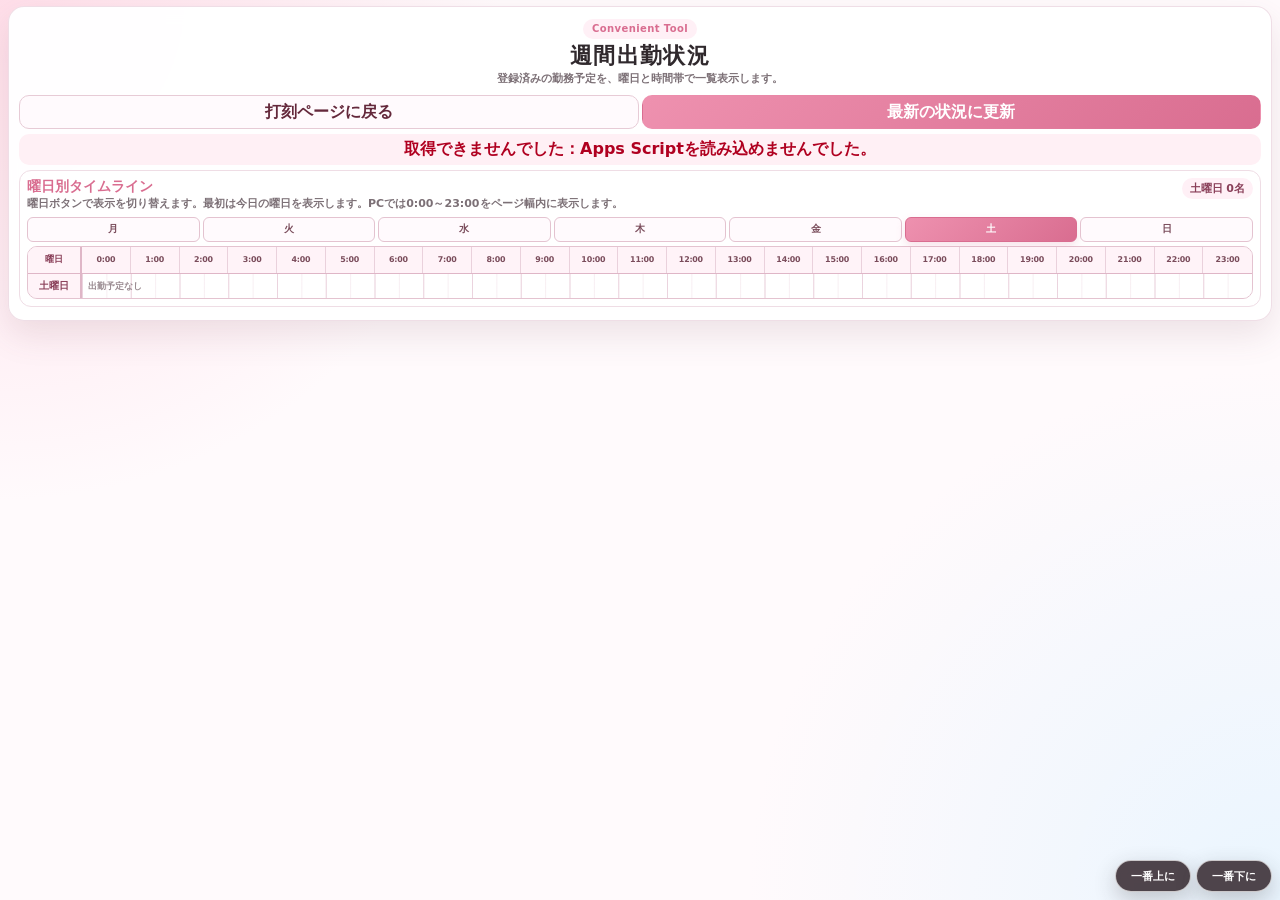
<file: schedule-overview.html>
<!doctype html>
<html lang="ja">
<head>
  <meta charset="utf-8">
  <meta name="viewport" content="width=device-width, initial-scale=1">
  <meta name="theme-color" content="#f7b7c9">
  <title>&#36913;&#38291;&#20986;&#21220;&#29366;&#27841;</title>
  <link rel="stylesheet" href="./schedule-overview.css?v=weekly-attendance-derived-end-20260729-46">
</head>
<body>
  <main id="pageTop" class="overview-page">
    <section class="overview-panel">
      <header class="overview-hero">
        <div class="overview-badge">Convenient Tool</div>
        <h1>&#36913;&#38291;&#20986;&#21220;&#29366;&#27841;</h1>
        <p>&#30331;&#37682;&#28168;&#12415;&#12398;&#21220;&#21209;&#20104;&#23450;&#12434;&#12289;&#26332;&#26085;&#12392;&#26178;&#38291;&#24111;&#12391;&#19968;&#35239;&#34920;&#31034;&#12375;&#12414;&#12377;&#12290;</p>
      </header>

      <div class="overview-actions">
        <a class="back-button" href="./index.html">&#25171;&#21051;&#12506;&#12540;&#12472;&#12395;&#25147;&#12427;</a>
        <button type="button" id="refreshButton" class="refresh-button">&#26368;&#26032;&#12398;&#29366;&#27841;&#12395;&#26356;&#26032;</button>
      </div>

      <div id="overviewStatus" class="overview-status loading" aria-live="polite">&#21220;&#21209;&#20104;&#23450;&#12434;&#35501;&#12415;&#36796;&#12435;&#12391;&#12356;&#12414;&#12377;&#12290;</div>

      <section class="timeline-section" aria-labelledby="timelineTitle">
        <div class="timeline-heading-row">
          <div>
            <h2 id="timelineTitle">&#26332;&#26085;&#21029;&#12479;&#12452;&#12512;&#12521;&#12452;&#12531;</h2>
            <p>&#26332;&#26085;&#12508;&#12479;&#12531;&#12391;&#34920;&#31034;&#12434;&#20999;&#12426;&#26367;&#12360;&#12414;&#12377;&#12290;&#26368;&#21021;&#12399;&#20170;&#26085;&#12398;&#26332;&#26085;&#12434;&#34920;&#31034;&#12375;&#12414;&#12377;&#12290;PC&#12391;&#12399;0:00&#65374;23:00&#12434;&#12506;&#12540;&#12472;&#24133;&#20869;&#12395;&#34920;&#31034;&#12375;&#12414;&#12377;&#12290;</p>
          </div>
          <span id="staffCount" class="staff-count">0&#21517;</span>
        </div>

        <div id="daySwitch" class="day-switch" role="group" aria-label="表示する曜日を選択"></div>

        <div id="timelineScroll" class="timeline-scroll" tabindex="0" aria-label="選択した曜日の出勤状況の時間軸">
          <div id="scheduleBoard" class="schedule-board"></div>
        </div>
      </section>

      <p id="generatedAt" class="generated-at"></p>
    </section>
  </main>

  <nav class="fixed-page-navigation" aria-label="ページ内移動">
    <button type="button" id="scrollToTopButton" class="page-navigation-button" aria-label="ページの一番上に移動">一番上に</button>
    <button type="button" id="scrollToBottomButton" class="page-navigation-button" aria-label="ページの一番下に移動">一番下に</button>
  </nav>
  <script src="./schedule-overview.js?v=weekly-attendance-derived-end-20260729-46"></script>
</body>
</html>
</file>
<file: style.css>
* {
  box-sizing: border-box;
}

:root {
  --ink: #30292d;
  --muted: #7c7076;
  --line: #efdde5;
  --paper: rgba(255, 255, 255, .95);
  --soft: #fff8fb;
  --pink: #f7b7c9;
  --pink-dark: #d96d90;
  --pink-light: #fff0f6;
  --blue: #eef6ff;
  --green: #effaf3;
  --orange: #fff5e6;
  --danger: #b00020;
  --shadow: 0 14px 34px rgba(118, 70, 87, .13);
}

body {
  margin: 0;
  min-height: 100vh;
  background:
    radial-gradient(circle at top left, rgba(255, 213, 227, .75) 0, transparent 32%),
    radial-gradient(circle at bottom right, rgba(229, 244, 255, .82) 0, transparent 34%),
    #fffafc;
  color: var(--ink);
  font-family: system-ui, -apple-system, BlinkMacSystemFont, "Yu Gothic", "Yu Gothic UI", sans-serif;
}

button,
input,
select,
summary {
  font: inherit;
}

.page {
  min-height: 100vh;
  display: flex;
  align-items: center;
  justify-content: center;
  padding: 18px;
}

.panel {
  width: 100%;
  max-width: 780px;
  background: var(--paper);
  border: 1px solid rgba(239, 221, 229, .95);
  border-radius: 24px;
  padding: 20px;
  box-shadow: var(--shadow);
  backdrop-filter: blur(8px);
}

.hero {
  text-align: center;
  padding: 8px 8px 16px;
}

.badge {
  display: inline-flex;
  align-items: center;
  justify-content: center;
  min-height: 26px;
  padding: 4px 12px;
  border-radius: 999px;
  background: var(--pink-light);
  color: var(--pink-dark);
  font-size: 12px;
  font-weight: 900;
  letter-spacing: .04em;
}

h1 {
  margin: 8px 0 5px;
  font-size: 32px;
  letter-spacing: .08em;
}

.hint {
  margin: 0;
  color: var(--muted);
  text-align: center;
  line-height: 1.6;
  font-weight: 700;
}

.yesterday-alert {
  margin: 8px auto 10px;
  text-align: center;
  line-height: 1.45;
}

.yesterday-alert[hidden] {
  display: none;
}

.yesterday-alert-main {
  font-size: 19px;
  font-weight: 900;
  color: #c40024 !important;
}

.yesterday-alert-sub {
  margin-top: 2px;
  font-size: 13px;
  font-weight: 800;
  color: #c40024 !important;
}

.card-block,
.edit-area,
.sheet-area,
.add-staff-area,
.registration-edit-area,
.weekly-schedule-view-area,
.weekly-schedule-area,
.admin-sheet-area,
.retire-staff-area {
  margin-top: 13px;
  padding: 15px;
  border: 1px solid var(--line);
  border-radius: 20px;
  background: #fff;
}

.section-title {
  margin: 0 0 10px;
  font-size: 15px;
  font-weight: 900;
  color: var(--pink-dark);
}

.staff-search-area {
  display: grid;
  gap: 10px;
}

.staff-search-area label {
  display: grid;
  gap: 6px;
  font-weight: 900;
  color: var(--pink-dark);
}

#employeeSelect {
  width: 100%;
}

.employee-grid,
.punch-grid,
.break-grid,
.edit-grid,
.add-staff-grid {
  display: grid;
  gap: 10px;
}

.employee-grid {
  grid-template-columns: repeat(4, minmax(0, 1fr));
}

.punch-grid {
  grid-template-columns: repeat(4, minmax(0, 1fr));
}

.break-grid {
  grid-template-columns: repeat(3, minmax(0, 1fr));
}

button {
  -webkit-tap-highlight-color: transparent;
}

.employee-grid button,
.punch-grid button,
.break-grid button,
.main-button,
.sub-button,
.sheet-button,
.danger-button {
  min-height: 52px;
  border: 1px solid #f0d7e1;
  border-radius: 16px;
  font-size: 17px;
  font-weight: 900;
  cursor: pointer;
  transition: transform .12s ease, box-shadow .12s ease, background .12s ease, border-color .12s ease, opacity .12s ease;
  box-shadow: 0 5px 12px rgba(78, 50, 60, .06);
}

.employee-grid button:active,
.punch-grid button:active,
.break-grid button:active,
.main-button:active,
.sub-button:active,
.sheet-button:active,
.danger-button:active {
  transform: translateY(1px) scale(.99);
}

.employee-grid button,
.break-grid button,
.sub-button {
  background: var(--soft);
  color: var(--ink);
}

.employee-grid button.active,
.punch-grid button.active,
.break-grid button.active {
  background: linear-gradient(135deg, #ffe0eb, #fff5fa);
  border-color: var(--pink-dark);
  color: #64283b;
  box-shadow: 0 8px 18px rgba(217, 109, 144, .18);
  transform: translateY(-1px);
}

.punch-grid button[data-action="出勤"],
.punch-grid button[data-action="現刻出勤"] {
  background: var(--green);
}

.punch-grid button[data-action="退勤"] {
  background: var(--blue);
}

.punch-grid button[data-action="途中退社"] {
  background: var(--orange);
}

.punch-grid button[data-action="有給"] {
  background: var(--pink-light);
}


.update-status {
  margin-top: 10px;
  padding: 10px 12px;
  border-radius: 15px;
  text-align: center;
  font-weight: 900;
  line-height: 1.55;
  border: 1px solid #ead5df;
}

.update-status.neutral {
  background: #fffafd;
  color: var(--muted);
}

.update-status.loading {
  background: #fff6e8;
  color: #8a5b1d;
}

.update-status.ok {
  background: #eaf8ef;
  color: #146b2f;
}

.update-status.error {
  background: #fff0f5;
  color: var(--danger);
}

.break-area,
.week40-area {
  margin-top: 13px;
  padding: 13px;
  border: 1px dashed #eac8d6;
  border-radius: 18px;
  background: #fffafd;
}

.week40-area label,
.edit-grid label,
.add-staff-grid label,
.retire-key-label,
.admin-key-label {
  display: grid;
  gap: 6px;
  font-weight: 900;
}

.week40-area label {
  color: var(--pink-dark);
}

input,
select {
  min-height: 46px;
  border: 1px solid #e8ccd7;
  border-radius: 14px;
  padding: 8px 10px;
  background: #fffafd;
  color: var(--ink);
  font-size: 17px;
  font-weight: 800;
  outline: none;
}

input:focus,
select:focus {
  border-color: var(--pink-dark);
  box-shadow: 0 0 0 3px rgba(247, 183, 201, .24);
}

.selected-box {
  margin: 13px 0 0;
  padding: 12px 14px;
  border: 1px dashed #eac8d6;
  border-radius: 16px;
  display: flex;
  gap: 12px;
  align-items: center;
  justify-content: center;
  background: #fffafd;
}

.selected-box span,
.retire-box span {
  color: var(--muted);
  font-weight: 800;
}

.selected-box strong {
  font-size: 21px;
}

.main-button,
.sub-button,
.sheet-button {
  width: 100%;
  margin-top: 13px;
}

.main-button {
  min-height: 60px;
  border-color: transparent;
  background: linear-gradient(135deg, #ee91af, #d96d90);
  color: #fff;
  box-shadow: 0 12px 22px rgba(217, 109, 144, .24);
}

.sub-button {
  color: #64283b;
}

.sheet-button {
  background: #443940;
  color: #fff;
  border-color: transparent;
}

button.is-loading {
  position: relative;
  color: transparent !important;
  pointer-events: none;
}

button.is-loading::after {
  content: "";
  position: absolute;
  inset: 0;
  width: 22px;
  height: 22px;
  margin: auto;
  border: 3px solid rgba(255, 255, 255, .55);
  border-top-color: #fff;
  border-radius: 50%;
  animation: spin .8s linear infinite;
}

.sub-button.is-loading::after,
.sheet-button.is-loading::after,
.danger-button.is-loading::after {
  border-color: rgba(217, 109, 144, .25);
  border-top-color: var(--pink-dark);
}

button:disabled,
input:disabled,
select:disabled,
.danger-button:disabled {
  opacity: .62;
  cursor: not-allowed;
}

.status-box {
  margin-top: 13px;
  padding: 12px 14px;
  border-radius: 16px;
  background: #fff6e8;
  color: #735124;
  font-weight: 900;
  text-align: center;
  line-height: 1.6;
}

.edit-area summary,
.add-staff-area summary,
.registration-edit-area summary,
.weekly-schedule-area summary,
.admin-sheet-area summary,
.retire-staff-area summary {
  font-weight: 900;
  cursor: pointer;
  color: var(--pink-dark);
}

.edit-grid,
.add-staff-grid {
  margin-top: 12px;
}

.edit-grid {
  grid-template-columns: repeat(2, minmax(0, 1fr));
}

.add-staff-grid {
  grid-template-columns: repeat(3, minmax(0, 1fr));
}

.staff-name-note {
  grid-column: 1 / -1;
  margin: -2px 0 2px;
  padding: 9px 11px;
  border-radius: 14px;
  background: #fff5fa;
  color: #8a3f59;
  font-size: 13px;
  font-weight: 900;
  line-height: 1.55;
}

.small {
  margin: 8px 0 0;
  color: var(--muted);
  font-size: 13px;
  line-height: 1.6;
}

.message:empty {
  display: none;
}

.message {
  min-height: 34px;
  margin: 15px 0 0;
  padding: 10px 12px;
  border-radius: 16px;
  text-align: center;
  font-weight: 900;
  line-height: 1.6;
  background: transparent;
  color: var(--muted);
}

.message.ok {
  background: #eaf8ef;
  color: #146b2f;
}

.message.error {
  background: #fff0f5;
  color: var(--danger);
}

.message.loading {
  background: #fff6e8;
  color: #8a5b1d;
}

.message.flash {
  animation: flash .45s ease;
}

.pdf-link-area {
  margin-top: 13px;
  text-align: center;
}

.pdf-link-area a {
  display: inline-block;
  padding: 12px 18px;
  border-radius: 999px;
  background: #443940;
  color: #fff;
  text-decoration: none;
  font-weight: 900;
}

.admin-sheet-box,
.retire-box {
  margin-top: 12px;
  padding: 13px 14px;
  border: 1px dashed #eac8d6;
  border-radius: 16px;
  display: grid;
  gap: 12px;
  background: #fffafd;
}

.retire-box strong {
  font-size: 20px;
}

.danger-button {
  width: 100%;
  background: #fff0f5;
  color: var(--danger);
}

.danger-button:disabled {
  background: #f8eef2;
  color: #9b7a85;
}

@keyframes spin {
  to {
    transform: rotate(360deg);
  }
}

@keyframes flash {
  0% {
    transform: scale(.985);
  }
  55% {
    transform: scale(1.015);
  }
  100% {
    transform: scale(1);
  }
}

@media (max-width: 720px) {
  .page {
    align-items: flex-start;
    padding: 12px;
  }

  .panel {
    border-radius: 22px;
    padding: 15px;
  }

  .employee-grid,
  .punch-grid,
  .break-grid,
  .edit-grid,
  .add-staff-grid {
    grid-template-columns: repeat(2, minmax(0, 1fr));
  }

  h1 {
    font-size: 29px;
  }
}

@media (max-width: 420px) {
  .employee-grid,
  .punch-grid,
  .break-grid,
  .edit-grid,
  .add-staff-grid {
    grid-template-columns: 1fr;
  }

  .selected-box {
    flex-direction: column;
    gap: 4px;
  }
}


/* ===== 勤務時間変更フォーム ===== */
.schedule-target-box {
  margin-top: 12px;
  padding: 11px 13px;
  border: 1px dashed #eac8d6;
  border-radius: 16px;
  display: flex;
  justify-content: space-between;
  gap: 12px;
  background: #fffafd;
}
.schedule-target-box span { color: var(--muted); font-weight: 800; }
.schedule-target-box strong { font-size: 16px; }
.weekly-schedule-grid { display: grid; gap: 8px; margin-top: 12px; }
.weekly-schedule-row {
  display: grid;
  grid-template-columns: 90px minmax(150px, 1fr) 90px;
  gap: 10px;
  align-items: center;
  padding: 10px 12px;
  border: 1px solid #efdde5;
  border-radius: 15px;
  background: #fff;
}
.weekly-schedule-row > strong { color: #64283b; }
.weekly-schedule-row label { display: grid; gap: 4px; font-size: 12px; font-weight: 900; color: var(--pink-dark); }
.weekly-schedule-row .schedule-time { min-height: 42px; font-size: 15px; }
.schedule-off-label { grid-template-columns: 22px 1fr !important; align-items: center; color: var(--ink) !important; font-size: 15px !important; }
.schedule-off-label input { width: 20px; height: 20px; min-height: 0; padding: 0; accent-color: var(--pink-dark); }
.weekly-schedule-row.is-off { background: #f7f3f5; opacity: .82; }
@media (max-width: 620px) {
  .weekly-schedule-row { grid-template-columns: 72px 1fr; }
  .schedule-off-label { grid-column: 1 / -1; justify-self: start; }
}


/* ===== 新規スタッフ追加：初回の曜日別勤務設定 ===== */
.new-staff-schedule-section {
  grid-column: 1 / -1;
  margin-top: 4px;
  padding: 13px;
  border: 1px dashed #eac8d6;
  border-radius: 18px;
  background: #fffafd;
}
.new-staff-schedule-section .section-title { margin-bottom: 0; }

/* ===== 選択中スタッフの勤務予定表示 ===== */
.weekly-schedule-view-area { margin-top:13px; padding:15px; border:1px solid var(--line); border-radius:20px; background:#fff; }
.weekly-schedule-display { display:grid; gap:8px; margin-top:12px; }
.weekly-schedule-display-row { display:flex; justify-content:space-between; align-items:center; gap:12px; padding:11px 13px; border:1px solid #efdde5; border-radius:14px; background:#fffafd; }
.weekly-schedule-display-row strong { color:#64283b; }
.weekly-schedule-display-row span { font-weight:900; color:#146b2f; }
.weekly-schedule-display-row span.is-off { color:#b00020; }
.schedule-admin-box { display:grid; grid-template-columns:minmax(0,1fr) auto; gap:10px; align-items:end; margin-top:12px; padding:12px; border:1px dashed #eac8d6; border-radius:16px; background:#fffafd; }
.schedule-admin-box label { display:grid; gap:6px; font-weight:900; color:var(--pink-dark); }
.schedule-admin-box .sub-button { width:auto; min-width:180px; margin-top:0; }
#weeklyScheduleEditor { margin-top:12px; }
@media (max-width:620px) { .schedule-admin-box { grid-template-columns:1fr; } .schedule-admin-box .sub-button { width:100%; } }


/* ===== 登録済み勤務予定：1行コンパクト表示 ===== */
.weekly-schedule-display {
  display: flex;
  flex-wrap: wrap;
  align-items: center;
  gap: 6px 12px;
  margin-top: 10px;
  padding: 10px 12px;
  border: 1px solid #efdde5;
  border-radius: 14px;
  background: #fffafd;
}

.weekly-schedule-display[hidden] {
  display: none;
}

.weekly-schedule-chip {
  display: inline-flex;
  align-items: baseline;
  gap: 4px;
  white-space: nowrap;
  font-size: 14px;
  font-weight: 900;
}

.weekly-schedule-chip strong {
  color: #64283b;
}

.weekly-schedule-chip > span {
  color: #146b2f;
}

.weekly-schedule-chip.is-off > span {
  color: #b00020;
}

@media (min-width: 720px) {
  .weekly-schedule-display {
    flex-wrap: nowrap;
    justify-content: center;
    gap: 10px;
  }

  .weekly-schedule-chip {
    font-size: 13px;
  }
}


/* ===== 打刻前の勤務予定表示を省スペース化 ===== */
.weekly-schedule-view-area {
  margin-top: 10px;
  padding: 0;
  border: 0;
  border-radius: 0;
  background: transparent;
}

.weekly-schedule-view-area #showWeeklyScheduleButton {
  margin-top: 0;
  min-height: 46px;
}

.weekly-schedule-view-area .weekly-schedule-display {
  margin-top: 8px;
  padding: 8px 10px;
}


/* ===== 選択中スタッフの勤務予定：常時・極小表示 ===== */
.weekly-schedule-view-area {
  margin: 6px 0 0;
  padding: 0;
}

.weekly-schedule-display {
  display: flex;
  flex-wrap: wrap;
  align-items: center;
  justify-content: center;
  gap: 2px 9px;
  margin: 0;
  padding: 5px 8px;
  min-height: 30px;
  border: 1px solid #efdde5;
  border-radius: 10px;
  background: #fffafd;
  color: var(--muted);
  font-size: 12px;
  font-weight: 900;
  line-height: 1.25;
}

.weekly-schedule-chip {
  display: inline-flex;
  align-items: baseline;
  gap: 2px;
  white-space: nowrap;
  font-size: 12px;
  line-height: 1.25;
}

.weekly-schedule-chip strong,
.weekly-schedule-chip > span {
  font-size: inherit;
}

@media (min-width: 720px) {
  .weekly-schedule-display {
    flex-wrap: nowrap;
    gap: 10px;
  }
}

/* ===== 勤務予定表示：必ず横一列 ===== */
.weekly-schedule-view-area .weekly-schedule-display {
  display: flex !important;
  flex-direction: row !important;
  flex-wrap: nowrap !important;
  justify-content: flex-start !important;
  align-items: center !important;
  gap: 10px !important;
  width: 100% !important;
  overflow-x: auto !important;
  overflow-y: hidden !important;
  white-space: nowrap !important;
  padding: 5px 8px !important;
  scrollbar-width: thin;
}

.weekly-schedule-view-area .weekly-schedule-chip {
  display: inline-flex !important;
  flex: 0 0 auto !important;
  flex-direction: row !important;
  align-items: baseline !important;
  gap: 2px !important;
  width: auto !important;
  min-width: 0 !important;
  margin: 0 !important;
  padding: 0 !important;
  white-space: nowrap !important;
}

.weekly-schedule-view-area .weekly-schedule-chip strong,
.weekly-schedule-view-area .weekly-schedule-chip span {
  display: inline !important;
  width: auto !important;
  margin: 0 !important;
  padding: 0 !important;
  white-space: nowrap !important;
}


/* ===== 勤務日時ラベル＋外枠なし・背景と角丸は維持 ===== */
.weekly-schedule-view-area {
  display: flex !important;
  align-items: center !important;
  gap: 6px !important;
  margin: 4px 0 0 !important;
  padding: 0 !important;
  border: 0 !important;
  background: transparent !important;
  box-shadow: none !important;
}

.weekly-schedule-heading {
  flex: 0 0 auto;
  color: var(--pink-dark);
  font-size: 12px;
  font-weight: 900;
  white-space: nowrap;
}

.weekly-schedule-view-area .weekly-schedule-display {
  flex: 1 1 auto !important;
  width: auto !important;
  min-width: 0 !important;
  margin: 0 !important;
  padding: 3px 6px !important;
  min-height: 26px !important;
  border: 0 !important;
  border-radius: 10px !important;
  background: #fffafd !important;
  box-shadow: none !important;
}


/* ===== ブラウザ固定の初期スタッフ登録 ===== */
.default-employee-button {
  width: 100%;
  min-height: 42px;
  margin-top: 8px;
  border: 1px solid #e4c3d0;
  border-radius: 13px;
  background: #fff8fb;
  color: #64283b;
  font-size: 14px;
  font-weight: 900;
  cursor: pointer;
}

.default-employee-button:disabled {
  background: #f3f0f2;
  color: #766b70;
  border-color: #e4dde0;
}

.default-employee-status {
  margin: 6px 0 0;
  color: var(--muted);
  font-size: 12px;
  font-weight: 800;
  line-height: 1.45;
  text-align: center;
}


/* ===== デフォルトスタッフ：誤タップ防止表示 ===== */
.default-employee-unregistered-area {
  margin-top: 8px;
}

.default-employee-registered-area {
  margin-top: 8px;
  display: flex;
  align-items: center;
  justify-content: center;
  gap: 8px;
  flex-wrap: wrap;
}

.default-employee-registered-area[hidden],
.default-employee-unregistered-area[hidden] {
  display: none !important;
}

.default-employee-registered-area .default-employee-status {
  margin: 0;
  padding: 7px 10px;
  border-radius: 999px;
  background: #effaf3;
  color: #146b2f;
  font-size: 12px;
  font-weight: 900;
  line-height: 1.3;
  text-align: center;
}

.change-default-employee-button {
  min-height: 32px;
  padding: 5px 11px;
  border: 1px solid #e4c3d0;
  border-radius: 999px;
  background: #fff8fb;
  color: #64283b;
  font-size: 12px;
  font-weight: 900;
  cursor: pointer;
}

.change-default-employee-button:disabled {
  opacity: .5;
  cursor: default;
}


/* ===== デフォルトスタッフの選択へ戻す ===== */
.default-return-row {
  display: flex;
  align-items: center;
  justify-content: space-between;
  gap: 8px;
  flex-wrap: wrap;
}

.default-return-row .small {
  flex: 1 1 280px;
  margin-top: 8px;
}

.return-default-employee-button {
  flex: 0 0 auto;
  min-height: 32px;
  margin-top: 8px;
  padding: 5px 10px;
  border: 1px solid #e4c3d0;
  border-radius: 999px;
  background: #fff8fb;
  color: #64283b;
  font-size: 12px;
  font-weight: 900;
  cursor: pointer;
  white-space: nowrap;
}

.return-default-employee-button:disabled {
  opacity: .48;
  cursor: default;
}

.return-default-employee-button[hidden] {
  display: none !important;
}

/* ===== 複数スタッフ勤務表：超コンパクト選択 ===== */
.sheet-open-head {
  display: flex;
  align-items: flex-start;
  justify-content: space-between;
  gap: 8px;
}

.sheet-open-head .section-title {
  margin-bottom: 2px;
}

.sheet-open-lead {
  margin-top: 2px;
}

.sheet-selection-count {
  flex: 0 0 auto;
  min-width: 58px;
  padding: 3px 7px;
  border: 1px solid #ead0da;
  border-radius: 999px;
  background: #fff6fa;
  color: #8a3f59;
  font-size: 10px;
  font-weight: 900;
  text-align: center;
  white-space: nowrap;
}

.sheet-open-controls {
  display: flex;
  align-items: end;
  justify-content: space-between;
  gap: 6px;
  margin-top: 7px;
}

.sheet-month-label {
  display: grid;
  grid-template-columns: auto 92px;
  align-items: center;
  gap: 5px;
  color: var(--pink-dark);
  font-size: 11px;
  font-weight: 900;
  white-space: nowrap;
}

.sheet-month-label select {
  width: 92px;
  min-height: 30px;
  padding: 3px 6px;
  border-radius: 9px;
  font-size: 12px;
}

.sheet-selection-actions {
  display: flex;
  gap: 4px;
}

.compact-control-button {
  width: auto;
  min-height: 30px;
  padding: 3px 7px;
  border: 1px solid #e8ccd7;
  border-radius: 9px;
  background: #fff8fb;
  color: #64283b;
  font-size: 10px;
  font-weight: 900;
  cursor: pointer;
}

.sheet-staff-search-label {
  display: grid;
  grid-template-columns: auto minmax(120px, 1fr);
  align-items: center;
  gap: 6px;
  margin-top: 6px;
  color: var(--pink-dark);
  font-size: 10px;
  font-weight: 900;
}

.sheet-staff-search-label input {
  width: 100%;
  min-height: 28px;
  padding: 3px 8px;
  border-radius: 9px;
  font-size: 11px;
}

.sheet-staff-checklist {
  display: grid;
  grid-template-columns: repeat(5, minmax(0, 1fr));
  gap: 3px;
  max-height: 84px;
  margin-top: 6px;
  padding: 4px;
  overflow-y: auto;
  border: 1px solid #efdde5;
  border-radius: 10px;
  background: #fffafd;
}

.sheet-staff-choice {
  min-width: 0;
  min-height: 20px;
  padding: 2px 4px;
  border: 1px solid #ead6df;
  border-radius: 7px;
  background: #ffffff;
  display: flex;
  align-items: center;
  gap: 3px;
  color: var(--ink);
  font-size: 10px;
  font-weight: 900;
  line-height: 1.1;
  cursor: pointer;
  user-select: none;
}

.sheet-staff-choice.is-checked {
  border-color: var(--pink-dark);
  background: #fff0f6;
  color: #64283b;
}

.sheet-staff-choice input[type="checkbox"] {
  flex: 0 0 auto;
  width: 10px;
  height: 10px;
  min-height: 0;
  margin: 0;
  padding: 0;
  accent-color: var(--pink-dark);
}

.sheet-staff-choice-text {
  min-width: 0;
  overflow: hidden;
  text-overflow: ellipsis;
  white-space: nowrap;
}

.sheet-staff-empty {
  grid-column: 1 / -1;
  padding: 5px;
  color: var(--muted);
  font-size: 10px;
  font-weight: 800;
  text-align: center;
}

.sheet-staff-checklist::-webkit-scrollbar {
  width: 6px;
}

.sheet-staff-checklist::-webkit-scrollbar-thumb {
  background: #e4c3d0;
  border-radius: 999px;
}

@media (max-width: 720px) {
  .sheet-staff-checklist {
    grid-template-columns: repeat(3, minmax(0, 1fr));
    max-height: 96px;
  }

  .sheet-open-controls {
    align-items: center;
  }
}

@media (max-width: 430px) {
  .sheet-staff-checklist {
    grid-template-columns: repeat(2, minmax(0, 1fr));
  }

  .sheet-open-controls {
    align-items: stretch;
    flex-direction: column;
  }

  .sheet-selection-actions {
    display: grid;
    grid-template-columns: repeat(2, minmax(0, 1fr));
  }

  .compact-control-button {
    width: 100%;
  }
}

@media (max-width: 430px) {
  .sheet-staff-search-label {
    grid-template-columns: 1fr;
    gap: 3px;
  }
}


/* ===== スプレッドシート欄：ブラウザ保存メモ ===== */
.sheet-browser-memo-label {
  display: grid;
  gap: 4px;
  margin-top: 7px;
  color: var(--pink-dark);
  font-size: 10px;
  font-weight: 900;
}

.sheet-browser-memo-label textarea {
  width: 100%;
  min-height: 42px;
  max-height: 92px;
  padding: 6px 8px;
  resize: vertical;
  border: 1px solid #e8ccd7;
  border-radius: 9px;
  background: #fffafd;
  color: var(--ink);
  font: inherit;
  font-size: 11px;
  font-weight: 800;
  line-height: 1.4;
  outline: none;
}

.sheet-browser-memo-label textarea:focus {
  border-color: var(--pink-dark);
  box-shadow: 0 0 0 3px rgba(247, 183, 201, .24);
}

.sheet-browser-memo-note {
  margin-top: 3px;
  font-size: 10px;
}

/* ===== 2026-09-07：旧「現時刻打刻」を「現刻出勤」に変更 ===== */
#actionButtons.punch-grid {
  grid-template-columns: repeat(2, minmax(0, 1fr));
}

#actionButtons button[data-action="現刻出勤"] {
  grid-column: 1 / -1;
}

#actionButtons button[data-action="現刻出勤"].active {
  border-color: var(--pink-dark);
  box-shadow: 0 8px 18px rgba(217, 109, 144, .18);
}

.current-time-punch-note {
  text-align: center;
}



/* ===== 共通時計ピッカー＋月曜〜土曜一括反映 ===== */
.clock-time-input {
  cursor: pointer;
  text-align: center;
  letter-spacing: .08em;
  background:
    linear-gradient(90deg, transparent calc(100% - 42px), rgba(217, 109, 144, .08) calc(100% - 42px)),
    #fffafd;
  padding-right: 44px;
  caret-color: transparent;
}

.clock-time-input:hover:not(:disabled),
.clock-time-input:focus:not(:disabled) {
  border-color: var(--pink-dark);
  box-shadow: 0 0 0 3px rgba(247, 183, 201, .24);
}

.schedule-bulk-apply {
  display: grid;
  grid-template-columns: minmax(0, 1fr) 150px minmax(230px, auto);
  gap: 10px;
  align-items: end;
  padding: 13px;
  border: 1px dashed #e3b9c9;
  border-radius: 17px;
  background: #fff5fa;
}

.schedule-bulk-copy {
  display: grid;
  gap: 4px;
  align-self: center;
}

.schedule-bulk-copy strong {
  color: #64283b;
  font-size: 15px;
}

.schedule-bulk-copy span {
  color: var(--muted);
  font-size: 12px;
  font-weight: 800;
  line-height: 1.5;
}

.schedule-bulk-time-label {
  display: grid;
  gap: 6px;
  color: var(--pink-dark);
  font-size: 12px;
  font-weight: 900;
}

.schedule-bulk-time-input {
  min-height: 46px;
  font-size: 17px;
}

.schedule-bulk-apply-button {
  min-height: 46px;
  border: 1px solid #e7bdcc;
  border-radius: 14px;
  padding: 9px 13px;
  background: #ffffff;
  color: #64283b;
  font-size: 13px;
  font-weight: 900;
  cursor: pointer;
  box-shadow: 0 5px 12px rgba(78, 50, 60, .06);
}

.schedule-bulk-apply-button:active {
  transform: translateY(1px) scale(.99);
}


.new-staff-time-apply-row {
  display: grid;
  grid-template-columns: minmax(0, 1fr) minmax(230px, auto);
  gap: 10px;
  align-items: center;
  margin-top: 12px;
  padding: 12px;
  border: 1px dashed #e3b9c9;
  border-radius: 16px;
  background: #fff5fa;
}

.new-staff-time-apply-row span {
  color: var(--muted);
  font-size: 12px;
  font-weight: 800;
  line-height: 1.5;
}

@media (max-width: 620px) {
  .new-staff-time-apply-row {
    grid-template-columns: 1fr;
  }
}

body.time-picker-open {
  overflow: hidden;
}

.time-picker-modal[hidden] {
  display: none;
}

.time-picker-modal {
  position: fixed;
  inset: 0;
  z-index: 10000;
  display: grid;
  place-items: center;
  padding: 16px;
}

.time-picker-backdrop {
  position: absolute;
  inset: 0;
  background: rgba(48, 41, 45, .56);
  backdrop-filter: blur(4px);
}

.time-picker-dialog {
  position: relative;
  z-index: 1;
  width: min(390px, 100%);
  max-height: min(720px, calc(100vh - 24px));
  max-height: min(720px, calc(100dvh - 24px));
  display: grid;
  grid-template-rows: auto minmax(0, 1fr) auto;
  overflow: hidden;
  padding: 0;
  border: 1px solid #efdde5;
  border-radius: 24px;
  background: #fffafd;
  box-shadow: 0 24px 64px rgba(48, 41, 45, .28);
}

.time-picker-header {
  display: flex;
  align-items: center;
  justify-content: space-between;
  gap: 12px;
  padding: 16px 18px 8px;
  color: #64283b;
  font-size: 16px;
  font-weight: 900;
  background: #fffafd;
}

.time-picker-scroll-area {
  min-height: 0;
  overflow-y: auto;
  overscroll-behavior: contain;
  padding: 0 18px 16px;
  scrollbar-gutter: stable;
}

.time-picker-close-button {
  width: 38px;
  height: 38px;
  border: 1px solid #ead5df;
  border-radius: 50%;
  background: #fff;
  color: #7c5260;
  font-size: 24px;
  line-height: 1;
  cursor: pointer;
}

.time-picker-selected-time {
  display: flex;
  align-items: center;
  justify-content: center;
  gap: 8px;
  margin-top: 12px;
  font-size: 34px;
  font-weight: 900;
}

.time-picker-value-button {
  min-width: 78px;
  min-height: 58px;
  border: 1px solid #ead5df;
  border-radius: 15px;
  background: #fff;
  color: #443940;
  font-size: 31px;
  font-weight: 900;
  cursor: pointer;
}

.time-picker-value-button.is-active {
  border-color: var(--pink-dark);
  background: linear-gradient(135deg, #ffe0eb, #fff5fa);
  color: #8a3f59;
  box-shadow: 0 0 0 3px rgba(247, 183, 201, .20);
}

.time-picker-instruction {
  margin: 10px 0 12px;
  color: var(--muted);
  text-align: center;
  font-size: 13px;
  font-weight: 800;
}

.time-picker-clock-face {
  position: relative;
  width: min(310px, 82vw);
  aspect-ratio: 1;
  margin: 0 auto;
  border: 1px solid #ead5df;
  border-radius: 50%;
  background:
    radial-gradient(circle at center, #ffffff 0 17%, transparent 18%),
    radial-gradient(circle at center, #fff 0 49%, #fff1f6 50% 100%);
  touch-action: none;
  user-select: none;
  cursor: crosshair;
}

.time-picker-number-layer {
  position: absolute;
  inset: 0;
  z-index: 3;
}

.time-picker-number {
  position: absolute;
  display: grid;
  place-items: center;
  width: 36px;
  height: 36px;
  transform: translate(-50%, -50%);
  border: 0;
  border-radius: 50%;
  background: transparent;
  color: #443940;
  font-size: 13px;
  font-weight: 900;
  cursor: pointer;
}

.time-picker-number:hover,
.time-picker-number:focus-visible {
  background: #ffeaf2;
  outline: none;
}

.time-picker-number.is-selected {
  background: var(--pink-dark);
  color: #fff;
  box-shadow: 0 4px 12px rgba(217, 109, 144, .25);
}

.time-picker-minute-tick {
  position: absolute;
  width: 5px;
  height: 5px;
  transform: translate(-50%, -50%);
  border-radius: 50%;
  background: #d9b7c4;
}

.time-picker-hand {
  --time-picker-angle: 0deg;
  --time-picker-hand-length: 42%;
  position: absolute;
  z-index: 1;
  left: 50%;
  bottom: 50%;
  width: 3px;
  height: var(--time-picker-hand-length);
  border-radius: 999px;
  background: var(--pink-dark);
  transform: translateX(-50%) rotate(var(--time-picker-angle));
  transform-origin: 50% 100%;
  pointer-events: none;
  transition: transform .12s ease, height .12s ease;
}

.time-picker-hand::before {
  content: "";
  position: absolute;
  top: -6px;
  left: 50%;
  width: 12px;
  height: 12px;
  transform: translateX(-50%);
  border-radius: 50%;
  background: var(--pink-dark);
}

.time-picker-center-dot {
  position: absolute;
  z-index: 4;
  left: 50%;
  top: 50%;
  width: 12px;
  height: 12px;
  transform: translate(-50%, -50%);
  border: 3px solid #fff;
  border-radius: 50%;
  background: var(--pink-dark);
  box-shadow: 0 0 0 1px rgba(217, 109, 144, .25);
  pointer-events: none;
}

.time-picker-actions {
  position: relative;
  z-index: 5;
  display: grid;
  grid-template-columns: 1fr 1.3fr;
  gap: 10px;
  margin: 0;
  padding: 12px 18px max(14px, env(safe-area-inset-bottom));
  border-top: 1px solid #ead5df;
  background: rgba(255, 250, 253, .98);
  box-shadow: 0 -8px 18px rgba(78, 50, 60, .08);
}

.time-picker-cancel-button,
.time-picker-confirm-button {
  min-height: 48px;
  border-radius: 14px;
  font-size: 14px;
  font-weight: 900;
  cursor: pointer;
}

.time-picker-cancel-button {
  border: 1px solid #e6d4dc;
  background: #fff;
  color: #6f6066;
}

.time-picker-confirm-button {
  border: 0;
  background: linear-gradient(135deg, #ee91af, #d96d90);
  color: #fff;
  box-shadow: 0 8px 18px rgba(217, 109, 144, .24);
}

@media (max-width: 760px) {
  .schedule-bulk-apply {
    grid-template-columns: 1fr 120px;
  }

  .schedule-bulk-copy {
    grid-column: 1 / -1;
  }

  .schedule-bulk-apply-button {
    min-height: 46px;
  }
}

@media (max-width: 480px) {
  .schedule-bulk-apply {
    grid-template-columns: 1fr;
  }

  .schedule-bulk-copy,
  .schedule-bulk-time-label,
  .schedule-bulk-apply-button {
    grid-column: 1;
  }

  .time-picker-dialog {
    border-radius: 20px;
  }

  .time-picker-header {
    padding: 13px 15px 7px;
  }

  .time-picker-scroll-area {
    padding: 0 15px 12px;
  }

  .time-picker-actions {
    padding: 10px 15px max(12px, env(safe-area-inset-bottom));
  }

  .time-picker-clock-face {
    width: min(286px, 82vw);
  }

  .time-picker-value-button {
    min-width: 70px;
    min-height: 54px;
    font-size: 28px;
  }
}


/* ===== 2026-07-27 スマホ修正：日時指定欄の横はみ出し防止 ===== */
.edit-area,
.edit-grid,
.edit-grid > label {
  min-width: 0;
  max-width: 100%;
}

.edit-grid input,
#editDate,
#editTime {
  display: block;
  width: 100%;
  min-width: 0;
  max-width: 100%;
}

@media (max-width: 620px) {
  .edit-grid {
    grid-template-columns: minmax(0, 1fr);
  }
}

/* ===== スタッフ検索結果：通常4行／全表示時は縦スクロール ===== */
.sheet-staff-checklist {
  max-height: 97px;
  overflow-x: hidden;
  overflow-y: hidden;
  overscroll-behavior: contain;
  transition: max-height .24s ease;
}

.sheet-staff-checklist.is-expanded {
  max-height: 260px;
  overflow-y: auto;
  scrollbar-width: thin;
}

.sheet-staff-list-toggle-button {
  width: 100%;
  min-height: 34px;
  margin-top: 6px;
  padding: 6px 10px;
  border: 1px solid #e4c3d0;
  border-radius: 10px;
  background: #fff5fa;
  color: #8a3f59;
  font-size: 12px;
  font-weight: 900;
  cursor: pointer;
}

.sheet-staff-list-toggle-button:active {
  transform: translateY(1px);
}

.sheet-staff-list-toggle-button[hidden] {
  display: none;
}

@media (max-width: 430px) {
  .sheet-staff-checklist.is-expanded {
    max-height: 240px;
  }
}

/* ===== 2026-08-07 日時修正：出張を加えた打刻内容6択を横1列・文字1行 ===== */
.correction-action-area,
.correction-action-grid,
.correction-action-grid button {
  min-width: 0;
  max-width: 100%;
}

.correction-action-area {
  margin-top: 12px;
}

.correction-action-label {
  display: block;
  margin-bottom: 6px;
  color: var(--pink-dark);
  font-size: 12px;
  font-weight: 900;
}

.correction-action-grid {
  display: grid;
  grid-template-columns: repeat(6, minmax(0, 1fr));
  gap: 4px;
  width: 100%;
}

.correction-action-grid button {
  width: 100%;
  min-height: 38px;
  padding: 5px 1px;
  border: 1px solid #f0d7e1;
  border-radius: 10px;
  background: var(--soft);
  color: var(--ink);
  font-size: clamp(9px, 2.75vw, 12px);
  font-weight: 900;
  line-height: 1;
  letter-spacing: -0.04em;
  white-space: nowrap;
  overflow: hidden;
  cursor: pointer;
}

.correction-action-grid button.active {
  border-color: var(--pink-dark);
  background: linear-gradient(135deg, #ffe0eb, #fff5fa);
  color: #64283b;
}

@media (max-width: 360px) {
  .correction-action-grid {
    gap: 3px;
  }

  .correction-action-grid button {
    min-height: 36px;
    padding-inline: 0;
    font-size: 9px;
    letter-spacing: -0.06em;
  }
}

/* ===== 2026-07-27 スタッフ選択：初期非表示でも選択中スタッフを常時表示 ===== */
.staff-select-block {
  min-width: 0;
}

.staff-select-summary {
  display: grid;
  grid-template-columns: auto minmax(0, 1fr) auto;
  align-items: center;
  gap: 8px;
  min-width: 0;
  cursor: pointer;
  list-style: none;
}

.staff-select-summary::-webkit-details-marker {
  display: none;
}

.staff-select-summary::after {
  content: "表示";
  display: inline-flex;
  align-items: center;
  justify-content: center;
  min-width: 46px;
  min-height: 28px;
  padding: 4px 8px;
  border: 1px solid #e4c3d0;
  border-radius: 999px;
  background: #fff5fa;
  color: #8a3f59;
  font-size: 11px;
  font-weight: 900;
  white-space: nowrap;
}

.staff-select-block[open] > .staff-select-summary::after {
  content: "非表示";
}

.staff-select-summary-title {
  color: var(--pink-dark);
  font-size: 15px;
  font-weight: 900;
  white-space: nowrap;
}

.staff-select-summary-selected {
  display: flex;
  align-items: baseline;
  justify-content: flex-end;
  gap: 5px;
  min-width: 0;
  overflow: hidden;
}

.staff-select-summary-selected > span {
  flex: 0 0 auto;
  color: var(--muted);
  font-size: 11px;
  font-weight: 800;
  white-space: nowrap;
}

.staff-select-summary-selected > strong {
  min-width: 0;
  overflow: hidden;
  color: var(--ink);
  font-size: 14px;
  font-weight: 900;
  text-overflow: ellipsis;
  white-space: nowrap;
}

.staff-select-content {
  min-width: 0;
  margin-top: 13px;
}

/* 打刻ボタン内の長い名称を必ず1行表示 */
#actionButtons button[data-action="現刻出勤"],
#actionButtons button[data-action="途中退社"] {
  min-width: 0;
  padding-inline: 5px;
  font-size: clamp(12px, 3.2vw, 16px);
  letter-spacing: -0.03em;
  line-height: 1;
  white-space: nowrap;
  overflow: hidden;
}

@media (max-width: 430px) {
  .staff-select-summary {
    grid-template-columns: auto minmax(0, 1fr) auto;
    gap: 6px;
  }

  .staff-select-summary-title {
    font-size: 13px;
  }

  .staff-select-summary-selected > strong {
    font-size: 12px;
  }

  .staff-select-summary::after {
    min-width: 42px;
    padding-inline: 6px;
    font-size: 10px;
  }
}

/* ===== 2026-07-27 v12：打刻ボタン文字最大化・日時修正・新規スタッフ欄のレスポンシブ修正 ===== */

/* ボタン自体の寸法は変えず、文字を枠内ぎりぎりまで大きくする */
#actionButtons.immediate-punch-grid button {
  min-width: 0;
  padding: 3px 2px;
  font-size: clamp(22px, 3vw, 26px);
  line-height: 1;
  letter-spacing: .01em;
  white-space: nowrap;
  overflow: hidden;
  text-overflow: clip;
}

#actionButtons.immediate-punch-grid button[data-action="現刻出勤"],
#actionButtons.immediate-punch-grid button[data-action="途中退社"] {
  padding-inline: 2px;
  font-size: clamp(20px, 2.75vw, 24px);
  letter-spacing: -.055em;
}

/* 日付入力のブラウザ固有の最小幅で、スマホ時に枠を押し広げないようにする */
.correction-edit-area,
.correction-edit-area .edit-grid,
.correction-edit-area .edit-grid > label {
  width: 100%;
  min-width: 0;
  max-width: 100%;
}

#editDate {
  box-sizing: border-box;
  inline-size: 100%;
  width: 100%;
  min-inline-size: 0;
  min-width: 0;
  max-inline-size: 100%;
  max-width: 100%;
  -webkit-min-logical-width: 0;
}

#editDate::-webkit-date-and-time-value,
#editDate::-webkit-datetime-edit {
  min-width: 0;
  padding: 0;
  text-align: left;
}

/* 新規スタッフ追加：PCは4項目を4列、各入力を必ず自分の列内に収める */
.add-staff-grid {
  grid-template-columns: repeat(4, minmax(0, 1fr));
  align-items: end;
}

.add-staff-field,
.add-staff-field input,
.add-staff-field select {
  box-sizing: border-box;
  width: 100%;
  min-width: 0;
  max-width: 100%;
}

.add-staff-field {
  display: grid;
  gap: 6px;
  overflow-wrap: anywhere;
}

.add-staff-employment-field {
  grid-column: 1;
}

.add-staff-name-field {
  grid-column: 2 / -1;
}

.add-staff-number-field,
.add-staff-start-field,
.add-staff-end-field,
.add-staff-break-field {
  grid-column: auto;
}

/* 新規スタッフの曜日別欄：時計入力の固定的な最小幅を解除 */
.new-staff-schedule-section,
#newStaffWeeklyScheduleGrid,
#newStaffWeeklyScheduleGrid .weekly-schedule-row,
#newStaffWeeklyScheduleGrid .weekly-schedule-row > strong,
#newStaffWeeklyScheduleGrid .weekly-schedule-row > label,
#newStaffWeeklyScheduleGrid .schedule-time {
  box-sizing: border-box;
  min-width: 0;
  max-width: 100%;
}

.new-staff-schedule-section {
  width: 100%;
  overflow: hidden;
}

#newStaffWeeklyScheduleGrid .weekly-schedule-row {
  width: 100%;
  grid-template-columns: 76px minmax(0, 1fr) 74px;
}

#newStaffWeeklyScheduleGrid .weekly-schedule-row > label {
  width: 100%;
}

#newStaffWeeklyScheduleGrid .schedule-time {
  display: block;
  width: 100%;
  padding-left: 8px;
  padding-right: 36px;
}

/* 週40時間超の補足は、スマホでは入力欄の直下に置く */
.correction-week40-row {
  display: grid;
  grid-template-columns: minmax(0, 1fr) auto;
  gap: 8px;
  align-items: end;
  margin-top: 10px;
  min-width: 0;
}

.correction-week40-row > label {
  display: grid;
  gap: 5px;
  min-width: 0;
  color: var(--pink-dark);
  font-size: 12px;
  font-weight: 900;
}

#correctionWeek40OverInput {
  width: 100%;
  min-width: 0;
  max-width: 100%;
}

.correction-week40-note {
  color: var(--muted);
  font-size: 11px;
  font-weight: 800;
  white-space: nowrap;
}

@media (max-width: 720px) {
  /* 既存の1列指定より後に上書きし、4項目を2列×2段で安定表示 */
  .add-staff-grid {
    grid-template-columns: repeat(2, minmax(0, 1fr));
    gap: 10px;
  }

  .add-staff-employment-field,
  .add-staff-name-field,
  .staff-name-note {
    grid-column: 1 / -1;
  }

  .add-staff-number-field {
    grid-column: 1;
  }

  .add-staff-start-field {
    grid-column: 2;
  }

  .add-staff-end-field {
    grid-column: 1;
  }

  .add-staff-break-field {
    grid-column: 2;
  }
}

@media (max-width: 620px) {
  #actionButtons.immediate-punch-grid button {
    font-size: clamp(21px, 6vw, 24px);
  }

  #actionButtons.immediate-punch-grid button[data-action="現刻出勤"],
  #actionButtons.immediate-punch-grid button[data-action="途中退社"] {
    font-size: clamp(18px, 5.25vw, 22px);
    letter-spacing: -.065em;
  }

  .correction-edit-area .edit-grid {
    grid-template-columns: minmax(0, 1fr);
    overflow: hidden;
  }

  .correction-edit-area .edit-grid > label {
    overflow: hidden;
  }

  #editDate {
    font-size: 16px;
    padding-left: 9px;
    padding-right: 34px;
    overflow: hidden;
  }

  .add-staff-field {
    font-size: 13px;
    line-height: 1.3;
  }

  .add-staff-field input,
  .add-staff-field select {
    padding-left: 8px;
    padding-right: 8px;
    font-size: 16px;
  }

  #newStaffWeeklyScheduleGrid .weekly-schedule-row {
    grid-template-columns: 60px minmax(0, 1fr);
    gap: 8px;
    padding: 8px;
    overflow: hidden;
  }

  #newStaffWeeklyScheduleGrid .weekly-schedule-row > strong {
    font-size: 13px;
    white-space: nowrap;
  }

  #newStaffWeeklyScheduleGrid .weekly-schedule-row > label:not(.schedule-off-label) {
    min-width: 0;
    overflow: hidden;
  }

  #newStaffWeeklyScheduleGrid .schedule-time {
    min-height: 40px;
    padding-left: 7px;
    padding-right: 32px;
    font-size: 14px;
  }

  #newStaffWeeklyScheduleGrid .schedule-off-label {
    grid-column: 1 / -1;
    width: auto;
    justify-self: start;
  }

  .correction-week40-row {
    grid-template-columns: minmax(0, 1fr);
    gap: 3px;
  }

  .correction-week40-note {
    grid-column: 1;
    display: block;
    margin-top: 0;
    padding-left: 2px;
    white-space: normal;
  }
}

@media (max-width: 340px) {
  .add-staff-grid {
    grid-template-columns: minmax(0, 1fr);
  }

  .add-staff-employment-field,
  .add-staff-name-field,
  .add-staff-number-field,
  .add-staff-start-field,
  .add-staff-end-field,
  .add-staff-break-field,
  .staff-name-note {
    grid-column: 1;
  }
}


/* ===== 2026-07-27 v13：スマホの日付入力を外枠内へ強制収納 ===== */
.date-input-shell {
  position: relative;
  display: block;
  box-sizing: border-box;
  width: 100%;
  min-width: 0;
  max-width: 100%;
  height: 46px;
  min-height: 46px;
  overflow: hidden;
  border: 1px solid #e8ccd7;
  border-radius: 14px;
  background: #fffafd;
}

.date-input-shell:focus-within {
  border-color: var(--pink-dark);
  box-shadow: 0 0 0 3px rgba(247, 183, 201, .24);
}

.date-input-shell #editDate {
  position: absolute;
  inset: 0;
  display: block;
  box-sizing: border-box;
  width: 100%;
  min-width: 0;
  max-width: 100%;
  height: 100%;
  min-height: 0;
  margin: 0;
  border: 0;
  border-radius: 0;
  padding: 8px 10px;
  background: transparent;
  box-shadow: none;
  overflow: hidden;
}

.date-input-shell #editDate:focus {
  border: 0;
  box-shadow: none;
  outline: none;
}

.date-input-shell #editDate::-webkit-date-and-time-value,
.date-input-shell #editDate::-webkit-datetime-edit,
.date-input-shell #editDate::-webkit-datetime-edit-fields-wrapper {
  box-sizing: border-box;
  min-width: 0;
  max-width: 100%;
  padding: 0;
  margin: 0;
}

.date-input-shell #editDate::-webkit-calendar-picker-indicator {
  flex: 0 0 auto;
  width: 20px;
  height: 20px;
  margin: 0;
  padding: 2px;
}

@media (max-width: 620px) {
  .correction-edit-area .edit-grid,
  .correction-edit-area .edit-grid > label,
  .date-input-shell {
    width: 100%;
    min-width: 0;
    max-width: 100%;
  }

  .date-input-shell {
    contain: inline-size layout paint;
  }

  .date-input-shell #editDate {
    font-size: 16px;
    padding: 8px 8px;
  }
}


/* ===== 2026-07-27 v14：勤務時間変更フォームの曜日欄をスマホ幅へ収納 ===== */
@media (max-width: 620px) {
  .weekly-schedule-area,
  #weeklyScheduleEditor,
  #weeklyScheduleGrid,
  #weeklyScheduleGrid .weekly-schedule-row,
  #weeklyScheduleGrid .weekly-schedule-row > label {
    box-sizing: border-box;
    min-width: 0;
    max-width: 100%;
  }

  .weekly-schedule-area {
    overflow: hidden;
  }

  #weeklyScheduleGrid {
    width: 100%;
    overflow: hidden;
  }

  #weeklyScheduleGrid .weekly-schedule-row {
    width: 100%;
    grid-template-columns: 56px minmax(0, 1fr);
    gap: 7px;
    padding: 8px;
    overflow: hidden;
  }

  #weeklyScheduleGrid .weekly-schedule-row > strong {
    min-width: 0;
    font-size: 13px;
    line-height: 1.25;
    white-space: nowrap;
  }

  #weeklyScheduleGrid .weekly-schedule-row > label:not(.schedule-off-label) {
    display: grid;
    width: 100%;
    overflow: hidden;
  }

  #weeklyScheduleGrid .schedule-time {
    display: block;
    box-sizing: border-box;
    width: 100%;
    min-width: 0;
    max-width: 100%;
    min-height: 40px;
    padding-left: 7px;
    padding-right: 32px;
    font-size: 14px;
  }

  #weeklyScheduleGrid .schedule-off-label {
    grid-column: 1 / -1;
    width: auto;
    min-width: 0;
    max-width: 100%;
    justify-self: start;
  }
}

@media (max-width: 360px) {
  #weeklyScheduleGrid .weekly-schedule-row {
    grid-template-columns: 50px minmax(0, 1fr);
    gap: 5px;
    padding: 7px;
  }

  #weeklyScheduleGrid .weekly-schedule-row > strong {
    font-size: 12px;
  }

  #weeklyScheduleGrid .schedule-time {
    padding-right: 29px;
    font-size: 13px;
  }
}


/* ===== 2026-07-29: convenient tools and fixed scroll-to-top ===== */
.convenience-divider {
  height: 1px;
  margin: 24px 2px 0;
  background: linear-gradient(90deg, transparent, #dfbdca 12%, #dfbdca 88%, transparent);
}

.convenience-area {
  margin-top: 14px;
  padding: 15px;
  border: 1px solid var(--line);
  border-radius: 20px;
  background: #ffffff;
}

.convenience-title {
  margin-bottom: 10px;
  font-size: 18px;
}

.attendance-overview-button {
  display: grid;
  gap: 4px;
  width: 100%;
  padding: 14px 16px;
  border: 1px solid transparent;
  border-radius: 16px;
  background: linear-gradient(135deg, #443940, #6a5660);
  color: #ffffff;
  text-align: center;
  text-decoration: none;
  box-shadow: 0 8px 18px rgba(68, 57, 64, .16);
  transition: transform .12s ease, box-shadow .12s ease;
}

.attendance-overview-button span {
  font-size: 17px;
  font-weight: 900;
  letter-spacing: .03em;
}

.attendance-overview-button small {
  color: rgba(255, 255, 255, .82);
  font-size: 12px;
  font-weight: 800;
  line-height: 1.45;
}

.attendance-overview-button:active {
  transform: translateY(1px) scale(.99);
  box-shadow: 0 4px 10px rgba(68, 57, 64, .14);
}

.fixed-page-navigation {
  position: fixed;
  right: max(14px, env(safe-area-inset-right));
  bottom: max(14px, env(safe-area-inset-bottom));
  z-index: 1200;
  display: flex;
  flex-direction: row;
  align-items: center;
  gap: 8px;
}

.page-navigation-button {
  min-width: 98px;
  min-height: 44px;
  padding: 9px 14px;
  border: 1px solid rgba(255, 255, 255, .7);
  border-radius: 999px;
  background: rgba(68, 57, 64, .94);
  color: #ffffff;
  font-size: 14px;
  font-weight: 900;
  cursor: pointer;
  box-shadow: 0 8px 22px rgba(48, 41, 45, .24);
  backdrop-filter: blur(8px);
}

.page-navigation-button:active {
  transform: translateY(1px) scale(.98);
}

.page {
  padding-bottom: 130px;
}

@media (max-width: 420px) {
  .fixed-page-navigation {
    right: max(10px, env(safe-area-inset-right));
    bottom: max(10px, env(safe-area-inset-bottom));
    gap: 6px;
  }

  .page-navigation-button {
    min-width: 88px;
    min-height: 42px;
    padding: 8px 12px;
    font-size: 13px;
  }
}


/* ===== 2026-07-29: 駐車場・通勤方法登録 ===== */
.add-staff-commute-field,
.add-staff-parking-field {
  grid-column: auto;
}

.parking-number-note {
  grid-column: 1 / -1;
  margin: -2px 0 2px;
  padding: 9px 11px;
  border-radius: 14px;
  background: #fff8e8;
  color: #7a5a1f;
  font-size: 13px;
  font-weight: 900;
  line-height: 1.55;
}

.convenience-button-grid {
  display: grid;
  grid-template-columns: repeat(2, minmax(0, 1fr));
  gap: 10px;
}

.parking-overview-link {
  background: linear-gradient(135deg, #315d53, #4f8175);
}

@media (max-width: 720px) {
  .add-staff-commute-field {
    grid-column: 1;
  }

  .add-staff-parking-field {
    grid-column: 2;
  }
}

@media (max-width: 520px) {
  .convenience-button-grid {
    grid-template-columns: 1fr;
  }
}


/* ===== 2026-07-29 v9：登録内容の変更へ勤務時間変更を統合 ===== */
.registration-edit-area {
  margin-top: 13px;
  padding: 15px;
  border: 1px solid var(--line);
  border-radius: 20px;
  background: #fff;
}

.registration-edit-area summary {
  color: var(--pink-dark);
  font-weight: 900;
  cursor: pointer;
}

.registration-target-box {
  display: flex;
  align-items: center;
  justify-content: space-between;
  gap: 12px;
  margin-top: 12px;
  padding: 12px 14px;
  border: 1px dashed #eac8d6;
  border-radius: 16px;
  background: #fffafd;
}

.registration-target-box > div {
  display: grid;
  gap: 3px;
  min-width: 0;
}

.registration-target-box span {
  color: var(--muted);
  font-size: 12px;
  font-weight: 800;
}

.registration-target-box strong {
  overflow-wrap: anywhere;
  color: #64283b;
  font-size: 18px;
}

.registration-target-box .compact-control-button {
  flex: 0 0 auto;
  min-height: 36px;
  padding: 6px 10px;
  font-size: 12px;
}

.registration-edit-status {
  margin: 10px 0 0;
  padding: 9px 11px;
  border-radius: 13px;
  background: #fffafd;
  color: var(--muted);
  font-size: 12px;
  font-weight: 900;
  line-height: 1.5;
  text-align: center;
}

.registration-edit-status.loading {
  background: #fff6e8;
  color: #8a5b1d;
}

.registration-edit-status.ok {
  background: #eaf8ef;
  color: #146b2f;
}

.registration-edit-status.error {
  background: #fff0f5;
  color: var(--danger);
}

.registration-edit-grid {
  margin-top: 12px;
}

.registration-schedule-section {
  margin-top: 13px;
}

.registration-save-button {
  min-height: 56px;
  background: linear-gradient(135deg, #fff0f6, #fffafd);
  border-color: #dfb6c7;
}

#registrationWeeklyScheduleGrid,
#registrationWeeklyScheduleGrid .weekly-schedule-row,
#registrationWeeklyScheduleGrid .weekly-schedule-row > strong,
#registrationWeeklyScheduleGrid .weekly-schedule-row > label,
#registrationWeeklyScheduleGrid .schedule-time {
  box-sizing: border-box;
  min-width: 0;
  max-width: 100%;
}

#registrationWeeklyScheduleGrid .weekly-schedule-row {
  width: 100%;
  grid-template-columns: 76px minmax(0, 1fr) 74px;
}

#registrationWeeklyScheduleGrid .weekly-schedule-row > label {
  width: 100%;
}

#registrationWeeklyScheduleGrid .schedule-time {
  display: block;
  width: 100%;
  padding-left: 8px;
  padding-right: 36px;
}

@media (max-width: 760px) {
  .registration-target-box {
    align-items: stretch;
    flex-direction: column;
  }

  .registration-target-box .compact-control-button {
    width: 100%;
  }

  .registration-schedule-section .schedule-bulk-apply {
    grid-template-columns: 1fr;
  }

  .registration-schedule-section .schedule-bulk-apply-button {
    width: 100%;
  }
}

@media (max-width: 620px) {
  .registration-edit-area,
  .registration-schedule-section,
  #registrationWeeklyScheduleGrid,
  #registrationWeeklyScheduleGrid .weekly-schedule-row,
  #registrationWeeklyScheduleGrid .weekly-schedule-row > label {
    box-sizing: border-box;
    min-width: 0;
    max-width: 100%;
  }

  .registration-edit-area,
  .registration-schedule-section,
  #registrationWeeklyScheduleGrid {
    overflow: hidden;
  }

  #registrationWeeklyScheduleGrid .weekly-schedule-row {
    width: 100%;
    grid-template-columns: 60px minmax(0, 1fr);
    gap: 8px;
    padding: 8px;
    overflow: hidden;
  }

  #registrationWeeklyScheduleGrid .weekly-schedule-row > strong {
    font-size: 13px;
    white-space: nowrap;
  }

  #registrationWeeklyScheduleGrid .weekly-schedule-row > label:not(.schedule-off-label) {
    display: grid;
    width: 100%;
    overflow: hidden;
  }

  #registrationWeeklyScheduleGrid .schedule-time {
    min-height: 40px;
    padding-left: 7px;
    padding-right: 32px;
    font-size: 14px;
  }

  #registrationWeeklyScheduleGrid .schedule-off-label {
    grid-column: 1 / -1;
    justify-self: start;
  }
}


/* ===== 登録内容：乙部在庫倉庫下 ===== */
.warehouse-under-field { grid-column: 1 / -1; display:flex; align-items:center; gap:10px; min-height:48px; padding:10px 12px; border:1px dashed #d8c0ca; border-radius:14px; background:#fffafd; color:#64283b; font-weight:900; }
.warehouse-under-checkbox { width:22px; height:22px; min-height:0; margin:0; padding:0; accent-color:var(--pink-dark); }
.warehouse-under-field:has(.warehouse-under-checkbox:disabled) { opacity:.62; }


/* ===== 2026-07-29 v19：駐車場番号と乙部在庫倉庫下を横並び ===== */
.parking-location-fields {
  grid-column: span 2;
  display: grid;
  grid-template-columns: minmax(0, 1fr) minmax(150px, .82fr);
  gap: 10px;
  align-items: end;
  min-width: 0;
}

.parking-location-fields .add-staff-parking-field {
  grid-column: auto;
  min-width: 0;
}

.parking-location-fields .warehouse-under-field {
  grid-column: auto;
  min-width: 0;
  min-height: 46px;
  margin: 0;
  padding: 8px 10px;
  justify-content: center;
  gap: 8px;
  line-height: 1.25;
  text-align: left;
}

.parking-location-fields .warehouse-under-field span {
  min-width: 0;
  font-size: 13px;
  line-height: 1.25;
}

.parking-location-fields .warehouse-under-checkbox {
  flex: 0 0 auto;
  width: 20px;
  height: 20px;
}

@media (max-width: 720px) {
  .add-staff-commute-field {
    grid-column: 2;
  }

  .parking-location-fields {
    grid-column: 1 / -1;
    grid-template-columns: minmax(0, 1fr) minmax(132px, .85fr);
  }
}

@media (max-width: 420px) {
  .parking-location-fields {
    grid-template-columns: minmax(0, 1fr) minmax(124px, .9fr);
    gap: 8px;
  }

  .parking-location-fields .warehouse-under-field {
    padding: 7px 8px;
    gap: 6px;
  }

  .parking-location-fields .warehouse-under-field span {
    font-size: 12px;
  }

  .parking-location-fields .warehouse-under-checkbox {
    width: 18px;
    height: 18px;
  }
}

@media (max-width: 340px) {
  .parking-location-fields {
    grid-column: 1;
  }
}

/* ===== 曜日別勤務予定：基本実働から自動算出した退勤時刻 ===== */
.schedule-derived-preview {
  display: block;
  margin-top: 3px;
  color: #5f5360;
  font-size: 11px;
  font-weight: 800;
  line-height: 1.35;
  white-space: nowrap;
}

.schedule-derived-preview.is-off {
  color: #9b7a85;
}

.schedule-derived-preview.is-error {
  color: var(--danger);
  white-space: normal;
}

@media (max-width: 620px) {
  .schedule-derived-preview {
    font-size: 10px;
    white-space: normal;
  }
}

/* ===== 悪行モード：通常表示には一切出さない隠し表示 ===== */
body.akugyo-mode,
body.akugyo-mode .page {
  background: #d60000 !important;
}

body.akugyo-mode .panel {
  box-shadow: 0 18px 44px rgba(70, 0, 0, .34);
}

.akugyo-mode-flash {
  position: fixed;
  inset: 0;
  z-index: 200000;
  display: grid;
  place-items: center;
  pointer-events: none;
  color: #ffffff;
  font-size: clamp(38px, 9vw, 92px);
  font-weight: 1000;
  letter-spacing: .12em;
  text-align: center;
  text-shadow: 0 4px 28px rgba(70, 0, 0, .78);
  opacity: 0;
  filter: blur(20px);
  transform: scale(.94);
  animation: akugyo-mode-appear 2.25s ease-in-out forwards;
}

@keyframes akugyo-mode-appear {
  0% {
    opacity: 0;
    filter: blur(22px);
    transform: scale(.92);
  }
  30% {
    opacity: .96;
    filter: blur(3px);
    transform: scale(1);
  }
  62% {
    opacity: .9;
    filter: blur(1px);
    transform: scale(1.015);
  }
  100% {
    opacity: 0;
    filter: blur(24px);
    transform: scale(1.05);
  }
}



/* ===== 悪行モード：年間休暇カレンダー ===== */
.akugyo-leave-calendar-button {
  width: 100%;
  margin-top: 8px;
}

.akugyo-leave-calendar-viewer[hidden] { display: none !important; }
.akugyo-leave-calendar-viewer {
  position: fixed;
  inset: 0;
  z-index: 120000;
  overflow: auto;
  padding: 14px;
  background: rgba(0, 0, 0, .58);
}

.akugyo-leave-calendar-panel {
  width: min(1320px, 100%);
  margin: 0 auto;
  background: #fff;
  border-radius: 16px;
  box-shadow: 0 24px 70px rgba(0, 0, 0, .32);
  overflow: hidden;
}

.akugyo-leave-calendar-header {
  position: sticky;
  top: 0;
  z-index: 8;
  display: flex;
  align-items: center;
  justify-content: space-between;
  gap: 12px;
  padding: 13px 16px;
  background: #fff;
  border-bottom: 1px solid #ddd;
}

.akugyo-leave-calendar-title { font-size: 20px; }
.akugyo-leave-calendar-staff { margin-top: 2px; color: #666; font-size: 12px; font-weight: 800; }
.akugyo-leave-calendar-close,
.akugyo-leave-calendar-year-nav button,
.akugyo-leave-month-modes button,
.akugyo-leave-calendar-save-button {
  border: 1px solid #aaa;
  border-radius: 9px;
  background: #fff;
  font-weight: 900;
  cursor: pointer;
}
.akugyo-leave-calendar-close { min-height: 40px; padding: 0 14px; }

.akugyo-leave-calendar-toolbar {
  display: flex;
  align-items: center;
  justify-content: space-between;
  gap: 12px;
  padding: 12px 16px 8px;
}
.akugyo-leave-calendar-year-nav { display: flex; align-items: center; gap: 8px; }
.akugyo-leave-calendar-year-nav button { width: 42px; min-height: 40px; font-size: 24px; }
#akugyoLeaveCalendarYearLabel { min-width: 82px; text-align: center; font-size: 18px; }
#akugyoLeaveCalendarSaveButtonTop { min-height: 40px; padding: 0 14px; border: 0; background: #b40000; color: #fff; font-size: 13px; }

.akugyo-leave-calendar-legend {
  display: flex;
  gap: 7px;
  flex-wrap: wrap;
  padding: 0 16px 8px;
}
.akugyo-leave-calendar-legend-item {
  display: inline-flex;
  align-items: center;
  min-height: 28px;
  padding: 0 9px;
  border-radius: 999px;
  font-size: 12px;
  font-weight: 900;
  border: 1px solid transparent;
}
.akugyo-leave-calendar-legend-item.is-scheduled-off { background: #ececec; border-color: #c7c7c7; color: #555; }
.akugyo-leave-calendar-legend-item.is-leave { background: #e5f1ff; border-color: #8ab7ea; color: #174d80; }
.akugyo-leave-calendar-legend-item.is-paid { background: #e6f7ea; border-color: #83c995; color: #17632b; }
.akugyo-leave-calendar-note { padding: 0 16px 10px; color: #666; font-size: 12px; font-weight: 700; }

.akugyo-leave-calendar-months {
  display: grid;
  grid-template-columns: repeat(auto-fit, minmax(275px, 1fr));
  gap: 12px;
  padding: 8px 16px 18px;
}
.akugyo-leave-month {
  min-width: 0;
  padding: 10px;
  border: 1px solid #ddd;
  border-radius: 12px;
  background: #fff;
}
.akugyo-leave-month-header { display: flex; align-items: center; justify-content: space-between; gap: 7px; margin-bottom: 8px; }
.akugyo-leave-month h3 { margin: 0; text-align: left; font-size: 16px; white-space: nowrap; }
.akugyo-leave-month-modes { display: flex; align-items: center; justify-content: flex-end; gap: 3px; min-width: 0; }
.akugyo-leave-month-modes button { min-height: 27px; padding: 0 7px; border-radius: 7px; font-size: 10px; line-height: 1; }
.akugyo-leave-month-modes button.is-active { border-color: #8a0000; background: #b40000; color: #fff; }
.akugyo-leave-month-grid { display: grid; grid-template-columns: repeat(7, minmax(0, 1fr)); gap: 3px; }
.akugyo-leave-weekday { padding: 3px 0; text-align: center; color: #666; font-size: 11px; font-weight: 900; }
.akugyo-leave-weekday.is-sun { color: #b40000; }
.akugyo-leave-weekday.is-sat { color: #245e9c; }
.akugyo-leave-day-spacer { min-height: 48px; }
.akugyo-leave-day {
  position: relative;
  min-width: 0;
  min-height: 52px;
  padding: 4px 2px;
  border: 1px solid #ddd;
  border-radius: 7px;
  background: #fff;
  color: #222;
  cursor: pointer;
  overflow: hidden;
}
.akugyo-leave-day:hover { border-color: #9b5c5c; transform: translateY(-1px); }
.akugyo-leave-day.is-today { outline: 2px solid #d60000; outline-offset: 1px; }
.akugyo-leave-day.is-scheduled-off { background: #eeeeee; border-color: #c7c7c7; color: #555; }
.akugyo-leave-day.is-leave { background: #e5f1ff; border-color: #8ab7ea; color: #174d80; }
.akugyo-leave-day.is-paid { background: #e6f7ea; border-color: #83c995; color: #17632b; }
.akugyo-leave-day.is-work-override { background: #fff7dc; border-color: #d5b85d; color: #725600; }
.akugyo-leave-day-number { display: block; font-size: 13px; font-weight: 900; line-height: 1.1; }
.akugyo-leave-day-badge { display: block; margin-top: 3px; font-size: 9px; font-weight: 900; line-height: 1.1; white-space: nowrap; }

.akugyo-leave-calendar-footer {
  position: sticky;
  bottom: 0;
  z-index: 8;
  display: flex;
  align-items: center;
  justify-content: flex-end;
  gap: 12px;
  padding: 12px 16px;
  background: rgba(255,255,255,.97);
  border-top: 1px solid #ddd;
}
#akugyoLeaveCalendarSaveStatus { color: #666; font-size: 12px; font-weight: 800; }
#akugyoLeaveCalendarSaveButton { min-height: 46px; padding: 0 18px; border: 0; background: #b40000; color: #fff; font-size: 15px; }
.akugyo-leave-calendar-save-button:disabled { opacity: .45; cursor: default; }

@media (max-width: 680px) {
  .akugyo-leave-calendar-viewer { padding: 6px; }
  .akugyo-leave-calendar-toolbar { align-items: stretch; flex-direction: column; }
  .akugyo-leave-calendar-year-nav { justify-content: center; }
  .akugyo-leave-calendar-months { grid-template-columns: 1fr; padding: 6px 8px 14px; }
  .akugyo-leave-calendar-footer { align-items: stretch; flex-direction: column; }
  #akugyoLeaveCalendarSaveButton { width: 100%; }
  .akugyo-leave-month-header { align-items: flex-start; }
  .akugyo-leave-month-modes { gap: 2px; }
  .akugyo-leave-month-modes button { padding: 0 6px; font-size: 9px; }
}


/* 悪行モード切替：5秒長押し中だけ、長押し選択・コールアウトを抑制 */
body.akugyo-hold-arming,
body.akugyo-hold-arming * {
  -webkit-user-select: none !important;
  user-select: none !important;
  -webkit-touch-callout: none !important;
}


/* 悪行モード入口：データ初期化に見せた二段階確認（実データ操作は一切しない） */
.akugyo-fake-reset-confirm {
  position: fixed;
  inset: 0;
  z-index: 300000;
  display: grid;
  place-items: center;
  padding: 20px;
  background: rgba(0, 0, 0, .48);
}

.akugyo-fake-reset-confirm-panel {
  width: min(92vw, 420px);
  padding: 24px 20px 18px;
  border-radius: 14px;
  background: #fff;
  box-shadow: 0 24px 70px rgba(0, 0, 0, .32);
}

.akugyo-fake-reset-confirm-message {
  color: #222;
  font-size: 18px;
  font-weight: 900;
  line-height: 1.5;
  text-align: center;
}

.akugyo-fake-reset-confirm-choices {
  display: grid;
  grid-template-columns: repeat(2, minmax(0, 1fr));
  gap: 10px;
  margin-top: 22px;
}

.akugyo-fake-reset-confirm-choices button {
  min-height: 48px;
  border: 1px solid #aaa;
  border-radius: 10px;
  background: #fff;
  color: #222;
  font-size: 16px;
  font-weight: 900;
  cursor: pointer;
}

.akugyo-fake-reset-confirm-yes {
  border-color: #bdbdbd !important;
  background: #f6f6f6 !important;
}

.akugyo-fake-reset-confirm-no {
  border-color: #888 !important;
}

body.akugyo-confirm-open {
  overflow: hidden;
}


/* 起動時バックグラウンド情報取得：左下の小型進捗表示 */
.startup-sync-indicator {
  position: fixed;
  left: max(10px, env(safe-area-inset-left));
  bottom: max(10px, env(safe-area-inset-bottom));
  z-index: 250000;
  display: inline-flex;
  align-items: center;
  gap: 8px;
  max-width: calc(100vw - 20px);
  padding: 7px 10px;
  border: 1px solid rgba(0, 0, 0, .14);
  border-radius: 999px;
  background: rgba(255, 255, 255, .94);
  box-shadow: 0 3px 14px rgba(0, 0, 0, .14);
  color: #333;
  font-size: 11px;
  font-weight: 800;
  line-height: 1;
  pointer-events: none;
  transition: opacity .22s ease, transform .22s ease;
}

.startup-sync-indicator[hidden] { display: none !important; }
.startup-sync-indicator.is-finishing { opacity: .82; }
.startup-sync-indicator.has-warning { color: #765400; }

.startup-sync-ring {
  --startup-sync-progress: 0%;
  position: relative;
  flex: 0 0 auto;
  width: 19px;
  height: 19px;
  border-radius: 50%;
  background: conic-gradient(currentColor var(--startup-sync-progress), rgba(0, 0, 0, .12) 0);
}

.startup-sync-ring::after {
  content: "";
  position: absolute;
  inset: 4px;
  border-radius: 50%;
  background: #fff;
}

.startup-sync-text {
  overflow: hidden;
  text-overflow: ellipsis;
  white-space: nowrap;
}


/* ===== 2026-09-28: 駐車場番号の曜日別設定 ===== */
.parking-weekday-setting {
  grid-column: 1 / -1;
  display: grid;
  gap: 8px;
  min-width: 0;
}

.parking-weekday-toggle {
  width: 100%;
  min-height: 42px;
  padding: 8px 12px;
  border: 1px solid #d8c0ca;
  border-radius: 12px;
  background: #fffafd;
  color: #64283b;
  font-size: 13px;
  font-weight: 900;
  cursor: pointer;
}

.parking-weekday-toggle[aria-expanded="true"] {
  border-color: #c98ba5;
  background: #fff1f6;
}

.parking-weekday-toggle:disabled {
  opacity: .55;
  cursor: default;
}

.parking-weekday-panel {
  padding: 10px;
  border: 1px dashed #d8c0ca;
  border-radius: 14px;
  background: #fffafd;
}

.parking-weekday-panel[hidden] {
  display: none !important;
}

.parking-weekday-note {
  margin: 0 0 8px;
  text-align: left;
}

.parking-weekday-grid {
  display: grid;
  grid-template-columns: repeat(7, minmax(62px, 1fr));
  gap: 6px;
}

.parking-weekday-grid label {
  display: grid;
  gap: 4px;
  min-width: 0;
  color: #64283b;
  font-size: 12px;
  font-weight: 900;
  text-align: center;
}

.parking-weekday-grid input {
  box-sizing: border-box;
  width: 100%;
  min-width: 0;
  min-height: 38px;
  padding: 6px 5px;
  border: 1px solid #d8c0ca;
  border-radius: 9px;
  background: #fff;
  color: #443940;
  font-size: 14px;
  font-weight: 900;
  text-align: center;
}

.parking-weekday-grid input:disabled {
  background: #f3eff1;
  opacity: .7;
}

@media (max-width: 720px) {
  .parking-weekday-grid {
    grid-template-columns: repeat(4, minmax(58px, 1fr));
  }
}

@media (max-width: 420px) {
  .parking-weekday-grid {
    grid-template-columns: repeat(3, minmax(58px, 1fr));
  }
}
</file>
<file: admin-attendance.css>
*{box-sizing:border-box}body{margin:0;background:#fff8fb;color:#3e2833;font-family:system-ui,-apple-system,"Yu Gothic","Meiryo",sans-serif;font-size:14px;line-height:1.6}.admin-page{max-width:1160px;margin:auto;padding:22px 16px 45px}.header{display:flex;justify-content:space-between;align-items:center;gap:12px;margin-bottom:18px}.header h1{font-size:26px;margin:4px 0 8px}.header p{margin:0}.eyebrow{font-size:11px;letter-spacing:1.6px;color:#a2637e;font-weight:800}.back-button{border:1px solid #e5adbf;background:white;border-radius:13px;padding:11px 16px;color:#7d3555;font-weight:800;cursor:pointer;flex-shrink:0}.back-button:hover{background:#ffedf3}.card{background:white;border:1px solid #f0d4df;box-shadow:0 3px 14px #a7748d18;border-radius:15px;padding:17px 20px;margin:16px 0}.card h2{font-size:19px;margin:0 0 12px;color:#943b61}.card h2 small{font-size:12px;color:#986579}.card h3{font-size:15px;margin:7px 0;color:#51313f}.muted{color:#906f7c}.small{font-size:12px}.status{background:#fff0f5;border-left:4px solid #c55c86;padding:10px 14px;border-radius:7px}.status.error{background:#fff0f0;border-color:#d44747;color:#a92c2c}.section-title-row{display:flex;justify-content:space-between;align-items:center;gap:12px}.search-label{display:flex;align-items:center;gap:10px;font-size:12px}.staff-list{display:flex;flex-wrap:wrap;gap:5px;max-height:none;overflow:visible;padding:2px}.staff-pill{cursor:pointer;font-size:11px;line-height:1.3;font-weight:700;border:1px solid #e0afbf;border-radius:8px;background:#ffeff5;color:#73384f;padding:4px 7px;box-shadow:0 1px 0 #e6bdca}.staff-pill:hover{background:#ffdbeb}.staff-pill.active{background:#b13b6e;color:#fff;border-color:#9e2f60;box-shadow:0 2px 0 #782147}.registration-grid{display:grid;grid-template-columns:repeat(auto-fit,minmax(175px,1fr));gap:7px;margin:6px 0}.registration-item{min-width:0;padding:5px 9px;border:1px solid #f2e1e7;border-radius:9px;background:#fffafd}.registration-grid dt,.registration-grid dd{margin:0;overflow-wrap:anywhere}.registration-grid dt{font-size:11px;font-weight:800;color:#84566b}.registration-grid dd{font-size:14px;font-weight:750;line-height:1.4}.months{display:grid;grid-template-columns:repeat(auto-fit,minmax(275px,1fr));gap:12px}.month-card{border-radius:12px;border:1px solid #efcfdb;background:#fffbfc;padding:13px}.month-card h3{margin:0 0 8px;color:#a13862}.summary-grid{display:grid;gap:7px}.summary-value{display:flex;flex-direction:column;border-bottom:1px dashed #eed4dd;padding:3px 0}.summary-value strong{font-size:14px;color:#34232b}.metric-label{font-size:11px;color:#785666}.filters{display:grid;grid-template-columns:repeat(5,minmax(130px,1fr));gap:8px;margin:12px 0}.filters label{font-size:12px;font-weight:750;color:#7c4a61}input,select{width:100%;min-width:0;border:1px solid #e0c1cd;border-radius:8px;background:white;padding:8px 10px;font-size:13px;color:#3e2833}input:focus,select:focus{outline:2px solid #dd97b4;outline-offset:1px}.history-scroll{max-height:570px;overflow:auto;border:1px solid #ecd9e1;border-radius:10px}table{width:100%;border-collapse:collapse;table-layout:auto}th,td{padding:9px 10px;border-bottom:1px solid #f4e6eb;text-align:left;vertical-align:top;overflow-wrap:anywhere}th{position:sticky;top:0;background:#ffedf4;z-index:1;color:#833554;white-space:nowrap}td.stamp{white-space:nowrap;font-size:12px}td.action{white-space:nowrap;font-weight:700}.source-tag{display:inline-block;border:1px solid #efc8d6;border-radius:999px;font-size:10px;padding:0 5px;color:#784054;background:#fff5f8}@media(max-width:750px){.header{align-items:flex-start}.header h1{font-size:20px}.admin-page{padding:12px 8px}.card{padding:12px}.filters{grid-template-columns:repeat(2,minmax(0,1fr))}.filters label:last-child{grid-column:1/-1}.registration-grid{grid-template-columns:repeat(2,minmax(0,1fr))}.section-title-row{align-items:start;flex-direction:column}.search-label{width:100%}td{font-size:12px;padding:8px}td.stamp{white-space:normal}.back-button{font-size:12px;padding:9px}}

/* 管理者用閲覧ページ：日時ホイールと履歴フィルター（既存画面には影響しない） */
.history-filter-controls{display:flex;align-items:flex-start;gap:12px;margin:12px 0;flex-wrap:wrap}
.date-filter-panel{flex:1 1 490px;min-width:0;border:1px solid #eacbd7;border-radius:12px;padding:9px 12px;background:#fffafd}
.date-filter-head{display:flex;align-items:center;justify-content:space-between;gap:9px;flex-wrap:wrap;margin-bottom:7px}
.date-filter-title{font-weight:850;font-size:13px;color:#80415d}
.date-filter-title span{display:inline-block;margin-left:7px;color:#9a7a87;font-size:11px;font-weight:500}
.date-filter-actions{display:flex;gap:8px;align-items:flex-end;flex-wrap:wrap}
.date-basis-label{display:flex;gap:6px;align-items:center;font-size:11px;font-weight:750;color:#785666}
.date-basis-label select{width:auto;min-width:110px;padding:5px 8px;font-size:12px}
.date-reset-button{border:1px solid #d9b0c1;border-radius:8px;background:#fff;color:#814560;padding:6px 10px;cursor:pointer;font-size:12px;font-weight:800;white-space:nowrap}
.date-reset-button:hover{background:#ffe8f2}
.date-wheel-group{display:grid;grid-template-columns:repeat(5,minmax(0,1fr));gap:7px;max-width:610px}
.date-wheel-field{min-width:0;position:relative;text-align:center}
.date-wheel-field>span{display:block;font-size:11px;font-weight:800;color:#7b5264;margin-bottom:3px}
.date-wheel-list{height:108px;overflow-y:auto;overscroll-behavior:contain;scroll-snap-type:y mandatory;scrollbar-width:none;border:1px solid #ecd0dc;border-radius:9px;background:linear-gradient(to bottom,#fff7fa 0%,#fff 33%,#fff 67%,#fff7fa 100%);outline-offset:1px;position:relative}
.date-wheel-list::-webkit-scrollbar{display:none}
.date-wheel-field::after{content:"";pointer-events:none;position:absolute;left:1px;right:1px;top:calc(15px + 36px);height:36px;border-top:1px solid #e5b4c8;border-bottom:1px solid #e5b4c8;background:#ffdded50;border-radius:5px}
.date-wheel-spacer,.date-wheel-option{height:36px;min-height:36px;display:flex;align-items:center;justify-content:center;scroll-snap-align:center}
.date-wheel-spacer{pointer-events:none}
.date-wheel-option{font-size:13px;cursor:pointer;color:#977585;user-select:none}
.date-wheel-option.active{color:#82334f;font-weight:900}
.date-wheel-option:hover{background:#ffeaf2}
.date-wheel-list:focus-visible{outline:2px solid #b85e85}
.date-selection-summary{font-size:11px;color:#825a6e;margin:6px 0 0;min-height:17px}
.date-wheel-group.date-only{grid-template-columns:repeat(3,minmax(0,1fr));max-width:340px}
.date-wheel-group.date-only .time-wheel{display:none}
.history-filter-side{display:flex;flex:0 1 190px;flex-direction:column;gap:9px}
.history-filter-side label{font-size:12px;font-weight:750;color:#7c4a61}
.history-filter-side label select{margin-top:3px}
@media(max-width:750px){.history-filter-controls{gap:8px}.date-filter-panel{flex-basis:100%;padding:9px}.history-filter-side{flex:1 1 100%;flex-direction:row}.history-filter-side label{flex:1;min-width:0}.date-wheel-group{gap:4px}.date-wheel-option{font-size:12px}.date-filter-title span{display:block;margin-left:0}.date-filter-actions{width:100%;justify-content:space-between}}
@media(max-width:390px){.registration-grid{grid-template-columns:1fr 1fr}.registration-grid dd{font-size:12px}.date-reset-button{padding:6px 7px;font-size:11px}}


/* 2026-11-04: 管理者ページの日時指定だけを小型化。
   年/月/日/時/分のホイールを一体型にし、機能・保存データは変更しない。 */
.history-filter-controls{gap:8px;margin:8px 0}
.date-filter-panel{flex:0 1 545px;width:min(100%,545px);padding:7px 9px;border-radius:10px}
.date-filter-head{gap:5px;margin-bottom:4px}
.date-filter-title{font-size:12px;line-height:1.35}
.date-filter-title span{margin-left:4px;font-size:10px}
.date-filter-actions{gap:5px;flex-wrap:nowrap}
.date-basis-label{font-size:10px;gap:4px;white-space:nowrap}
.date-basis-label select{min-width:88px;padding:4px 5px;font-size:11px}
.date-reset-button{padding:4px 7px;font-size:11px}
.date-wheel-group{gap:0;grid-template-columns:1.12fr repeat(4,minmax(0,1fr));max-width:335px;padding:3px;border:1px solid #ecd0dc;border-radius:9px;background:#fff}
.date-wheel-field + .date-wheel-field{border-left:1px solid #f1d9e3}
.date-wheel-field>span{font-size:10px;line-height:12px;margin-bottom:2px}
.date-wheel-list{height:90px;border:0;border-radius:0;background:linear-gradient(to bottom,#fff9fb,#fff 33%,#fff 67%,#fff9fb)}
.date-wheel-field::after{left:1px;right:1px;top:44px;height:30px;border-radius:3px}
.date-wheel-spacer,.date-wheel-option{height:30px;min-height:30px}
.date-wheel-option{font-size:12px}
.date-wheel-group.date-only{grid-template-columns:1.12fr repeat(2,minmax(0,1fr));max-width:215px}
.date-selection-summary{font-size:10px;margin:3px 0 0;min-height:14px}
.history-filter-side{flex:0 1 150px;gap:6px}
.history-filter-side label{font-size:11px}
.history-filter-side label select{padding:5px 7px;font-size:11px}
@media(max-width:750px){
  .date-filter-panel{flex:1 1 100%;width:100%;max-width:none;padding:7px 9px}
  .date-filter-title span{display:inline;margin-left:4px}
  .date-filter-actions{width:auto;justify-content:flex-start}
  .date-wheel-group{gap:0;max-width:335px}
  .date-wheel-option{font-size:12px}
  .history-filter-side{gap:8px}
}
@media(max-width:450px){
  .date-filter-head{align-items:flex-start}
  .date-filter-actions{width:100%;justify-content:flex-start}
  .date-wheel-group{max-width:100%}
}
</file>
<file: parking-status.css>
* { box-sizing: border-box; }

:root {
  --ink: #30292d;
  --muted: #756b70;
  --line: #ead9df;
  --paper: rgba(255,255,255,.97);
  --soft: #fff9fb;
  --pink: #d96d90;
  --green: #4f8175;
  --green-dark: #315d53;
  --green-soft: #eef8f5;
  --yellow: #fff36a;
  --blue: #66a7e8;
  --danger: #b00020;
  --shadow: 0 14px 34px rgba(70,56,62,.13);
}

body {
  margin: 0;
  min-height: 100vh;
  background:
    radial-gradient(circle at top left, rgba(255,213,227,.7) 0, transparent 32%),
    radial-gradient(circle at bottom right, rgba(210,240,233,.82) 0, transparent 35%),
    #fffafc;
  color: var(--ink);
  font-family: system-ui, -apple-system, BlinkMacSystemFont, "Yu Gothic", "Yu Gothic UI", sans-serif;
}

button, input, select, summary { font: inherit; }

.page {
  min-height: 100vh;
  padding: 18px 18px 120px;
}

.panel {
  width: min(1180px, 100%);
  margin: 0 auto;
  padding: 20px;
  border: 1px solid rgba(234,217,223,.95);
  border-radius: 24px;
  background: var(--paper);
  box-shadow: var(--shadow);
}

.hero { text-align: center; padding: 6px 8px 12px; }
.badge {
  display: inline-flex;
  padding: 5px 12px;
  border-radius: 999px;
  background: var(--green-soft);
  color: var(--green-dark);
  font-size: 12px;
  font-weight: 900;
  letter-spacing: .04em;
}
.hero h1 { margin: 8px 0 5px; font-size: 31px; letter-spacing: .05em; }
.hero p { margin: 0; color: var(--muted); font-weight: 700; line-height: 1.55; }
.back-link {
  display: inline-flex;
  margin-top: 10px;
  padding: 8px 14px;
  border: 1px solid var(--line);
  border-radius: 999px;
  color: var(--green-dark);
  background: #fff;
  text-decoration: none;
  font-size: 13px;
  font-weight: 900;
}

.message {
  margin-top: 10px;
  padding: 10px 12px;
  border-radius: 14px;
  text-align: center;
  font-weight: 900;
  line-height: 1.5;
}
.message.loading { background: #fff6e8; color: #80591e; }
.message.ok { background: #eaf8ef; color: #146b2f; }
.message.error { background: #fff0f5; color: var(--danger); }

.day-section, .content-section {
  margin-top: 13px;
  padding: 15px;
  border: 1px solid var(--line);
  border-radius: 20px;
  background: #fff;
}

.section-head {
  display: flex;
  align-items: center;
  justify-content: space-between;
  gap: 12px;
}
.section-head h2 { margin: 0; color: var(--green-dark); font-size: 18px; }
.section-head p { margin: 4px 0 0; color: var(--muted); font-size: 13px; font-weight: 700; }
.compact-head { align-items: flex-start; }
.count-badge {
  flex: 0 0 auto;
  padding: 7px 11px;
  border-radius: 999px;
  background: var(--green-soft);
  color: var(--green-dark);
  font-size: 13px;
  font-weight: 900;
}

.day-tabs {
  display: grid;
  grid-template-columns: repeat(7, minmax(0,1fr));
  gap: 7px;
  margin-top: 12px;
}
.day-tab {
  min-height: 48px;
  padding: 6px 4px;
  border: 1px solid #d9cbcF;
  border-radius: 13px;
  background: #fffafd;
  color: var(--ink);
  font-weight: 900;
  cursor: pointer;
}
.day-tab span { display: block; font-size: 12px; color: var(--muted); margin-top: 2px; }
.day-tab.is-active {
  border-color: var(--green);
  background: var(--green);
  color: #fff;
}
.day-tab.is-active span { color: rgba(255,255,255,.85); }

.conflict-area {
  margin-top: 12px;
  padding: 12px 14px;
  border: 2px solid #e14b68;
  border-radius: 14px;
  background: #fff0f3;
  color: #8f0f2b;
  font-weight: 900;
  line-height: 1.55;
}

.overview-layout {
  display: grid;
  grid-template-columns: minmax(0, 1.65fr) minmax(280px, .85fr);
  gap: 13px;
}

.commute-column {
  display: grid;
  align-content: start;
  gap: 9px;
}
.commute-column > .content-section {
  margin-top: 13px;
}
.warehouse-section {
  padding: 11px 12px;
  border-color: #eadcc7;
  background: #fffaf1;
}
.warehouse-section-head {
  align-items: center;
}
.warehouse-section-head h2 {
  font-size: 16px;
  color: #765936;
}
.warehouse-section-head p {
  margin-top: 2px;
  font-size: 12px;
}
.warehouse-count-badge {
  padding: 5px 9px;
  color: #765936;
  background: #f2dfbd;
}
.warehouse-name-list {
  min-height: 22px;
  margin-top: 6px;
}

.legend-list { display: inline-flex; align-items: center; justify-content: flex-end; gap: 12px; flex-wrap: wrap; }
.legend { display: inline-flex; align-items: center; gap: 6px; font-size: 12px; font-weight: 800; color: var(--muted); white-space: nowrap; }
.legend-mark { width: 15px; height: 15px; border-radius: 4px; border: 1px solid #c8b900; }
.legend-mark.occupied { background: var(--yellow); }
.legend-mark.vacant { background: #e5f5ff; border-color: #9bc9df; }

.parking-map {
  display: grid;
  grid-template-columns: minmax(0, 2fr) minmax(160px, .75fr);
  gap: 18px;
  margin-top: 13px;
  align-items: start;
}
.parking-zone h3 { margin: 0 0 8px; text-align: center; font-size: 17px; }
.east-parking-grid { display: grid; gap: 4px; }
.east-parking-row { display: grid; grid-template-columns: repeat(2, minmax(0,1fr)); gap: 8px; }
.west-parking-grid { display: grid; gap: 4px; }

.parking-space {
  display: grid;
  grid-template-columns: 38px minmax(0,1fr);
  align-items: center;
  min-height: 35px;
  border: 1px solid #555;
  background: #fff;
  overflow: hidden;
}
.parking-space-number {
  align-self: stretch;
  display: grid;
  place-items: center;
  border-right: 1px solid #555;
  font-weight: 900;
}
.parking-space-names {
  min-width: 0;
  padding: 3px 6px;
  font-size: 13px;
  font-weight: 900;
  text-align: center;
  overflow-wrap: anywhere;
}
.parking-space.is-light-blue-empty { background: #e5f5ff; }
.parking-space.is-occupied { background: var(--yellow); }
.parking-space.has-conflict { background: #ffafbd; border-width: 2px; border-color: var(--danger); }
.parking-space.placeholder { border-style: dashed; color: var(--muted); background: #faf7f8; }

.commute-section { display: grid; align-content: start; gap: 8px; padding: 12px; }
.commute-section > .section-head { margin-bottom: 0; }
.commute-section-head h2 { font-size: 17px; }
.commute-section-head p { margin-top: 2px; font-size: 12px; }
.commute-card {
  padding: 10px;
  border: 1px solid var(--line);
  border-radius: 15px;
  background: var(--soft);
}
.walking-card { border-left: 5px solid var(--green); }
.transit-card { border-left: 5px solid var(--blue); }
.unregistered-card { border-left: 5px solid #b5aeb1; }
.commute-card-head { display: flex; align-items: center; justify-content: space-between; gap: 8px; }
.commute-card h3 { margin: 0; font-size: 16px; }
.commute-card-head span { font-size: 12px; font-weight: 900; color: var(--muted); }
.name-list { display: flex; flex-wrap: wrap; gap: 6px; margin-top: 7px; min-height: 24px; }
.name-chip {
  display: inline-flex;
  align-items: center;
  padding: 5px 9px;
  border: 1px solid var(--line);
  border-radius: 999px;
  background: #fff;
  font-size: 13px;
  font-weight: 900;
}
.empty-text { color: var(--muted); font-size: 13px; font-weight: 700; }

.table-scroll { margin-top: 12px; overflow-x: auto; border: 1px solid var(--line); border-radius: 14px; }
table { width: 100%; min-width: 720px; border-collapse: collapse; }
th, td { padding: 8px 9px; border-right: 1px solid #ded1d6; border-bottom: 1px solid #e9dfe3; text-align: center; font-size: 13px; }
th:last-child, td:last-child { border-right: 0; }
tr:last-child td { border-bottom: 0; }
th { background: #f1f8f6; color: var(--green-dark); font-weight: 900; }
td:first-child { width: 60px; font-size: 16px; font-weight: 900; background: #fffafd; }
td.is-used { background: var(--yellow); font-weight: 900; }
td.has-conflict { background: #ffafbd; color: #841128; }
.empty-row { padding: 22px; color: var(--muted); font-weight: 800; }

.assignment-editor summary { cursor: pointer; color: var(--green-dark); font-size: 17px; font-weight: 900; }
.editor-note, .editor-help { color: var(--muted); font-size: 13px; font-weight: 700; line-height: 1.55; }
.editor-grid { display: grid; grid-template-columns: 1.35fr 1fr .7fr; gap: 10px; margin-top: 12px; }
.editor-grid label { display: grid; gap: 6px; color: var(--green-dark); font-size: 13px; font-weight: 900; }
input, select {
  width: 100%;
  min-width: 0;
  min-height: 46px;
  padding: 8px 10px;
  border: 1px solid #d8cbd0;
  border-radius: 13px;
  background: #fffafd;
  color: var(--ink);
  font-size: 16px;
  font-weight: 800;
}
input:focus, select:focus { border-color: var(--green); box-shadow: 0 0 0 3px rgba(79,129,117,.18); outline: none; }
input:disabled { opacity: .65; }
.save-button {
  width: 100%;
  min-height: 50px;
  margin-top: 12px;
  border: 0;
  border-radius: 14px;
  background: linear-gradient(135deg, var(--green-dark), var(--green));
  color: #fff;
  font-weight: 900;
  cursor: pointer;
}
.save-button:disabled { opacity: .6; cursor: not-allowed; }

.page-footer { display: flex; justify-content: space-between; gap: 10px; flex-wrap: wrap; margin-top: 13px; color: var(--muted); font-size: 11px; font-weight: 700; }

.fixed-page-navigation {
  position: fixed;
  right: max(14px, env(safe-area-inset-right));
  bottom: max(14px, env(safe-area-inset-bottom));
  z-index: 1200;
  display: flex;
  gap: 8px;
}
.page-navigation-button {
  min-width: 98px;
  min-height: 44px;
  padding: 9px 14px;
  border: 1px solid rgba(255,255,255,.7);
  border-radius: 999px;
  background: rgba(49,93,83,.95);
  color: #fff;
  font-size: 14px;
  font-weight: 900;
  cursor: pointer;
  box-shadow: 0 8px 22px rgba(48,41,45,.24);
}

@media (max-width: 900px) {
  .overview-layout { grid-template-columns: 1fr; }
  .commute-column { gap: 0; }
  .commute-section { grid-template-columns: repeat(3, minmax(0,1fr)); }
  .commute-section > .section-head { grid-column: 1 / -1; }
}

@media (max-width: 720px) {
  .page { padding: 12px 12px 105px; }
  .panel { padding: 14px; border-radius: 20px; }
  .hero h1 { font-size: 27px; }
  .day-tabs { grid-template-columns: repeat(4, minmax(0,1fr)); }
  .parking-map { grid-template-columns: 1fr; }
  .west-parking-grid { grid-template-columns: repeat(2, minmax(0,1fr)); }
  .commute-section { grid-template-columns: 1fr; }
  .warehouse-section { padding: 10px 11px; }
  .editor-grid { grid-template-columns: 1fr 1fr; }
  .editor-grid label:first-child { grid-column: 1 / -1; }
}

@media (max-width: 430px) {
  .day-tabs { grid-template-columns: repeat(3, minmax(0,1fr)); }
  .east-parking-row { gap: 4px; }
  .parking-space { grid-template-columns: 31px minmax(0,1fr); min-height: 34px; }
  .parking-space-names { font-size: 12px; padding: 3px; }
  .editor-grid { grid-template-columns: 1fr; }
  .editor-grid label:first-child { grid-column: auto; }
  .fixed-page-navigation { right: 10px; bottom: 10px; gap: 6px; }
  .page-navigation-button { min-width: 86px; min-height: 42px; padding: 8px 11px; font-size: 13px; }
}


/* ===== 乙部在庫倉庫下 ===== */
.assignment-warehouse-field { align-content:end; }
.assignment-check-row { min-height:46px; display:flex; align-items:center; gap:9px; padding:8px 10px; border:1px solid #d8cbd0; border-radius:13px; background:#fffafd; color:var(--ink); font-size:15px; font-weight:900; }
.assignment-check-row input { width:21px; height:21px; min-height:0; margin:0; padding:0; accent-color:var(--green-dark); }
td.is-warehouse-used { background:#f2dfbd; font-weight:900; }
.warehouse-weekly-row td:first-child { font-size:13px; background:#fff7e8; }
@media (max-width:720px) { .assignment-warehouse-field { grid-column:1 / -1; } }


/* ===== 更新表示：画面最下部 ===== */
.bottom-update-message {
  margin-top: 10px;
  margin-bottom: 0;
}

/* ===== 駐車場週間早見表：登録人数増加を見越した縦方向コンパクト表示 ===== */
.weekly-table-section {
  padding: 11px 13px;
}

.weekly-table-section .section-head p {
  margin-top: 2px;
  line-height: 1.35;
}

.weekly-table-section .table-scroll {
  margin-top: 7px;
  border-radius: 11px;
}

.weekly-table-section table {
  min-width: 680px;
  table-layout: fixed;
}

.weekly-table-section th,
.weekly-table-section td {
  height: 25px;
  padding: 2px 4px;
  font-size: 11px;
  line-height: 1.15;
  vertical-align: middle;
}

.weekly-table-section th {
  height: 27px;
  font-size: 11px;
}

.weekly-table-section th:first-child,
.weekly-table-section td:first-child {
  width: 48px;
}

.weekly-table-section td:first-child {
  font-size: 12px;
}

.weekly-table-section td.is-used,
.weekly-table-section td.is-warehouse-used {
  font-size: 11px;
}

.weekly-table-section .warehouse-weekly-row td {
  height: 24px;
}

.weekly-table-section .warehouse-weekly-row td:first-child {
  font-size: 11px;
}

@media (max-width: 720px) {
  .weekly-table-section {
    padding: 10px;
  }

  .weekly-table-section th,
  .weekly-table-section td {
    height: 27px;
    padding: 3px 5px;
    font-size: 11px;
  }
}

/* ===== 車以外の通勤：2行表示＋内部スクロール ===== */
.commute-card .name-list {
  max-height: 64px;
  overflow-y: auto;
  overflow-x: hidden;
  align-content: flex-start;
  padding-right: 4px;
  scrollbar-gutter: stable;
  overscroll-behavior: contain;
}

.commute-card .name-list::-webkit-scrollbar {
  width: 7px;
}

.commute-card .name-list::-webkit-scrollbar-thumb {
  border-radius: 999px;
  background: #cfc3c8;
}

.commute-card .name-list::-webkit-scrollbar-track {
  background: transparent;
}

/* ===== 駐車場見取り図 印刷ボタン ===== */
.print-parking-map-button {
  width: 100%;
  min-height: 50px;
  margin-top: 9px;
  padding: 10px 14px;
  border: 0;
  border-radius: 14px;
  background: linear-gradient(135deg, var(--green-dark), var(--green));
  color: #fff;
  font-size: 15px;
  font-weight: 900;
  cursor: pointer;
  box-shadow: 0 7px 16px rgba(49, 93, 83, .18);
}

.print-parking-map-button:active {
  transform: translateY(1px);
}

.print-day-label {
  display: none;
}

@media print {
  @page {
    size: A4 landscape;
    margin: 8mm;
  }

  html,
  body.print-parking-map {
    width: 100% !important;
    height: auto !important;
    min-height: 0 !important;
    margin: 0 !important;
    padding: 0 !important;
    overflow: visible !important;
    background: #fff !important;
  }

  /* visibility:hidden では元のページ高が残り、2枚目に白紙が出るため、
     印刷対象以外はレイアウトごと完全に外します。 */
  body.print-parking-map .page {
    width: 100% !important;
    min-height: 0 !important;
    margin: 0 !important;
    padding: 0 !important;
  }

  body.print-parking-map .panel {
    width: 100% !important;
    max-width: none !important;
    min-height: 0 !important;
    margin: 0 !important;
    padding: 0 !important;
    border: 0 !important;
    border-radius: 0 !important;
    background: #fff !important;
    box-shadow: none !important;
  }

  body.print-parking-map .panel > :not(.overview-layout),
  body.print-parking-map .overview-layout > :not(.parking-map-section),
  body.print-parking-map .fixed-page-navigation {
    display: none !important;
  }

  body.print-parking-map .overview-layout {
    display: block !important;
    width: 100% !important;
    min-height: 0 !important;
    margin: 0 !important;
    padding: 0 !important;
  }

  body.print-parking-map .parking-map-section {
    display: block !important;
    position: static !important;
    width: 100% !important;
    min-height: 0 !important;
    margin: 0 !important;
    padding: 0 !important;
    border: 0 !important;
    border-radius: 0 !important;
    background: #fff !important;
    box-shadow: none !important;
    break-inside: avoid-page !important;
    page-break-inside: avoid !important;
    break-after: avoid-page !important;
    page-break-after: avoid !important;
  }

  body.print-parking-map .parking-map-section .section-head {
    margin: 0 0 3mm !important;
    padding: 0 !important;
  }

  body.print-parking-map .parking-map-section .section-head h2 {
    font-size: 16pt !important;
  }

  body.print-parking-map .parking-map-section .section-head p {
    margin-top: 1mm !important;
    font-size: 9pt !important;
  }

  body.print-parking-map .print-day-label {
    display: block !important;
    margin: 1mm 0 0 !important;
    color: #222 !important;
    font-size: 10pt !important;
    font-weight: 900 !important;
  }

  body.print-parking-map .legend-list {
    gap: 4mm !important;
  }

  body.print-parking-map .legend {
    font-size: 9pt !important;
  }

  body.print-parking-map .legend-mark {
    width: 5mm !important;
    height: 5mm !important;
  }

  /* A4横の印刷可能領域を縦にも使い、画面表示より大きく印刷します。 */
  body.print-parking-map .parking-map {
    display: grid !important;
    grid-template-columns: minmax(0, 2fr) minmax(58mm, .72fr) !important;
    gap: 5mm !important;
    width: 100% !important;
    min-height: 0 !important;
    margin: 0 !important;
    align-items: start !important;
    break-inside: avoid-page !important;
    page-break-inside: avoid !important;
  }

  body.print-parking-map .parking-zone h3 {
    margin: 0 0 2mm !important;
    font-size: 12pt !important;
  }

  body.print-parking-map .east-parking-grid,
  body.print-parking-map .west-parking-grid {
    gap: 1.2mm !important;
  }

  body.print-parking-map .east-parking-row {
    gap: 2.5mm !important;
  }

  body.print-parking-map .parking-space {
    grid-template-columns: 13mm minmax(0, 1fr) !important;
    width: 100% !important;
    height: 12mm !important;
    min-height: 12mm !important;
    break-inside: avoid !important;
    page-break-inside: avoid !important;
  }

  body.print-parking-map .parking-space-number {
    font-size: 11pt !important;
  }

  body.print-parking-map .parking-space-names {
    padding: 1mm 2mm !important;
    font-size: 10.5pt !important;
    line-height: 1.15 !important;
  }
}
</file>
<file: payroll.css>
* {
  box-sizing: border-box;
}

:root {
  --ink: #30292d;
  --muted: #7c7076;
  --line: #efdde5;
  --paper: rgba(255, 255, 255, .96);
  --soft: #fff8fb;
  --pink: #f7b7c9;
  --pink-dark: #d96d90;
  --pink-light: #fff0f6;
  --green: #effaf3;
  --orange: #fff5e6;
  --danger: #b00020;
  --shadow: 0 14px 34px rgba(118, 70, 87, .13);
}

body {
  margin: 0;
  min-height: 100vh;
  background:
    radial-gradient(circle at top left, rgba(255, 213, 227, .75) 0, transparent 32%),
    radial-gradient(circle at bottom right, rgba(229, 244, 255, .82) 0, transparent 34%),
    #fffafc;
  color: var(--ink);
  font-family: system-ui, -apple-system, BlinkMacSystemFont, "Yu Gothic", "Yu Gothic UI", sans-serif;
}

button,
input,
select {
  font: inherit;
}

.page {
  min-height: 100vh;
  display: flex;
  align-items: flex-start;
  justify-content: center;
  padding: 18px;
}

.panel {
  width: 100%;
  max-width: 1180px;
  background: var(--paper);
  border: 1px solid rgba(239, 221, 229, .95);
  border-radius: 24px;
  padding: 20px;
  box-shadow: var(--shadow);
  backdrop-filter: blur(8px);
}

.hero {
  text-align: center;
  padding: 8px 8px 16px;
}

.badge {
  display: inline-flex;
  align-items: center;
  justify-content: center;
  min-height: 26px;
  padding: 4px 12px;
  border-radius: 999px;
  background: var(--pink-light);
  color: var(--pink-dark);
  font-size: 12px;
  font-weight: 900;
  letter-spacing: .04em;
}

h1 {
  margin: 8px 0 5px;
  font-size: 32px;
  letter-spacing: .08em;
}

.hint {
  margin: 0;
  color: var(--muted);
  text-align: center;
  line-height: 1.6;
  font-weight: 700;
}

.card-block {
  margin-top: 13px;
  padding: 15px;
  border: 1px solid var(--line);
  border-radius: 20px;
  background: #fff;
}

.section-title {
  margin: 0 0 10px;
  font-size: 15px;
  font-weight: 900;
  color: var(--pink-dark);
}

.small {
  margin: 8px 0 0;
  color: var(--muted);
  font-size: 13px;
  line-height: 1.6;
  font-weight: 700;
}

.key-label,
.control-grid label,
.control-section label,
.setting-grid label {
  display: grid;
  gap: 6px;
  font-weight: 900;
  color: var(--pink-dark);
}

input,
select {
  min-height: 46px;
  border: 1px solid #e8ccd7;
  border-radius: 14px;
  padding: 8px 10px;
  background: #fffafd;
  color: var(--ink);
  font-size: 17px;
  font-weight: 800;
  outline: none;
}

input:focus,
select:focus {
  border-color: var(--pink-dark);
  box-shadow: 0 0 0 3px rgba(247, 183, 201, .24);
}

button {
  -webkit-tap-highlight-color: transparent;
}

.main-button,
.sub-button {
  width: 100%;
  min-height: 54px;
  margin-top: 13px;
  border: 1px solid #f0d7e1;
  border-radius: 16px;
  font-size: 17px;
  font-weight: 900;
  cursor: pointer;
  transition: transform .12s ease, box-shadow .12s ease, opacity .12s ease;
  box-shadow: 0 5px 12px rgba(78, 50, 60, .06);
}

.main-button {
  min-height: 60px;
  border-color: transparent;
  background: linear-gradient(135deg, #ee91af, #d96d90);
  color: #fff;
  box-shadow: 0 12px 22px rgba(217, 109, 144, .24);
}

.sub-button {
  background: var(--soft);
  color: #64283b;
}

.main-button:active,
.sub-button:active {
  transform: translateY(1px) scale(.99);
}

button.is-loading {
  position: relative;
  color: transparent !important;
  pointer-events: none;
}

button.is-loading::after {
  content: "";
  position: absolute;
  inset: 0;
  width: 22px;
  height: 22px;
  margin: auto;
  border: 3px solid rgba(255, 255, 255, .55);
  border-top-color: #fff;
  border-radius: 50%;
  animation: spin .8s linear infinite;
}

button:disabled,
input:disabled {
  opacity: .62;
  cursor: not-allowed;
}

.summary-grid {
  display: grid;
  grid-template-columns: repeat(3, minmax(0, 1fr));
  gap: 10px;
}

.summary-card {
  min-height: 86px;
  padding: 13px;
  border: 1px dashed #eac8d6;
  border-radius: 18px;
  background: #fffafd;
  display: grid;
  gap: 6px;
  align-content: center;
  text-align: center;
}

.summary-card span {
  color: var(--muted);
  font-size: 13px;
  font-weight: 900;
}

.summary-card strong {
  color: var(--ink);
  font-size: 24px;
  font-weight: 900;
}

.control-grid {
  display: grid;
  grid-template-columns: 1.4fr .8fr;
  gap: 10px;
}

.control-section {
  margin-top: 12px;
  padding: 13px;
  border: 1px dashed #eac8d6;
  border-radius: 18px;
  background: #fffafd;
}

.search-section {
  background: #fffafd;
}

.calc-setting-section {
  background: #fff8fb;
}

.sub-section-title {
  margin: 0 0 10px;
  color: #8a3f59;
  font-size: 14px;
  font-weight: 900;
}

.setting-grid {
  display: grid;
  grid-template-columns: repeat(2, minmax(0, 1fr));
  gap: 10px;
}

.table-scroll {
  width: 100%;
  overflow-x: auto;
  border: 1px solid var(--line);
  border-radius: 16px;
}

table {
  width: 100%;
  min-width: 1080px;
  border-collapse: collapse;
  background: #fff;
}

th,
td {
  padding: 10px 9px;
  border-bottom: 1px solid #f2e3ea;
  text-align: left;
  white-space: nowrap;
  font-size: 14px;
}

th {
  position: sticky;
  top: 0;
  z-index: 1;
  background: #fff3f8;
  color: #8a3f59;
  font-weight: 900;
}

td {
  font-weight: 800;
}

.number-cell,
.money-cell {
  text-align: right;
}

.strong-money {
  color: #146b2f;
  font-weight: 900;
}

.wage-input,
.multiplier-input {
  width: 110px;
  min-height: 38px;
  font-size: 14px;
  text-align: right;
}

.empty-cell {
  text-align: center;
  color: var(--muted);
  padding: 28px 10px;
}

.message {
  min-height: 34px;
  margin: 15px 0 0;
  padding: 10px 12px;
  border-radius: 16px;
  text-align: center;
  font-weight: 900;
  line-height: 1.6;
  background: transparent;
  color: var(--muted);
}

.message.neutral {
  background: #fffafd;
  color: var(--muted);
}

.message.ok {
  background: #eaf8ef;
  color: #146b2f;
}

.message.error {
  background: #fff0f5;
  color: var(--danger);
}

.message.loading {
  background: #fff6e8;
  color: #8a5b1d;
}

.message.flash {
  animation: flash .45s ease;
}

@keyframes spin {
  to {
    transform: rotate(360deg);
  }
}

@keyframes flash {
  0% {
    transform: scale(.985);
  }
  55% {
    transform: scale(1.015);
  }
  100% {
    transform: scale(1);
  }
}

@media (max-width: 760px) {
  .page {
    padding: 12px;
  }

  .panel {
    border-radius: 22px;
    padding: 15px;
  }

  h1 {
    font-size: 28px;
  }

  .summary-grid,
  .control-grid,
  .setting-grid {
    grid-template-columns: 1fr;
  }
}

/* ===== 給与計算一覧：列の区切りを見やすくする ===== */
.table-scroll {
  border-color: #e4c3d0;
  box-shadow: inset 0 0 0 1px rgba(228, 195, 208, .45);
}

.table-scroll table {
  border-collapse: separate;
  border-spacing: 0;
}

.table-scroll th,
.table-scroll td {
  border-right: 1px solid #ead1dc;
  border-bottom: 1px solid #f0dce5;
}

.table-scroll th:last-child,
.table-scroll td:last-child {
  border-right: 0;
}

.table-scroll thead th {
  border-bottom: 2px solid #dfb6c7;
  text-align: center;
}

.table-scroll tbody tr:nth-child(even) td {
  background: #fffafd;
}

.table-scroll tbody tr:nth-child(odd) td {
  background: #ffffff;
}

.table-scroll tbody tr:hover td {
  background: #fff3f8;
}

#payrollBody td:nth-child(1),
#payrollBody td:nth-child(3),
#payrollBody td:nth-child(10) {
  text-align: center;
}

#payrollBody td:nth-child(4),
#payrollBody td:nth-child(5),
#payrollBody td:nth-child(6),
#payrollBody td:nth-child(7),
#payrollBody td:nth-child(8),
#payrollBody td:nth-child(9) {
  text-align: right;
}

#payrollBody td:nth-child(7),
#payrollBody td:nth-child(9) {
  font-size: 15px;
}


/* ===== 給与計算一覧：7〜8件表示の固定スクロール窓＋行幅コンパクト ===== */
#tableArea .table-scroll {
  max-height: 345px;
  overflow-x: auto;
  overflow-y: auto;
  border-color: #e4c3d0;
  box-shadow: inset 0 0 0 1px rgba(228, 195, 208, .45);
}

#tableArea .table-scroll table {
  border-collapse: separate;
  border-spacing: 0;
  min-width: 900px;
}

#tableArea .table-scroll th,
#tableArea .table-scroll td {
  padding: 6px 8px;
  min-height: 0;
  line-height: 1.25;
  border-right: 1px solid #ead1dc;
  border-bottom: 1px solid #f0dce5;
  font-size: 13px;
}

#tableArea .table-scroll th {
  position: sticky;
  top: 0;
  z-index: 3;
  border-bottom: 2px solid #dfb6c7;
  text-align: center;
}

#tableArea .table-scroll th:last-child,
#tableArea .table-scroll td:last-child {
  border-right: 0;
}

#tableArea .table-scroll tbody tr:nth-child(even) td {
  background: #fffafd;
}

#tableArea .table-scroll tbody tr:nth-child(odd) td {
  background: #ffffff;
}

#tableArea .table-scroll tbody tr:hover td {
  background: #fff3f8;
}

#tableArea #payrollBody td:nth-child(1),
#tableArea #payrollBody td:nth-child(3) {
  text-align: center;
}

#tableArea #payrollBody td:nth-child(4),
#tableArea #payrollBody td:nth-child(5),
#tableArea #payrollBody td:nth-child(6),
#tableArea #payrollBody td:nth-child(7),
#tableArea #payrollBody td:nth-child(8) {
  text-align: right;
}

#tableArea .select-cell input {
  width: 16px;
  height: 16px;
}

#tableArea .table-scroll::-webkit-scrollbar {
  width: 10px;
  height: 10px;
}

#tableArea .table-scroll::-webkit-scrollbar-thumb {
  background: #e4c3d0;
  border-radius: 999px;
}

#tableArea .table-scroll::-webkit-scrollbar-track {
  background: #fff8fb;
}

/* ===== 給与計算一覧：さらに行幅を詰める版 ===== */
#tableArea .table-scroll {
  max-height: 312px;
}

#tableArea .table-scroll table {
  min-width: 820px;
}

#tableArea .table-scroll th,
#tableArea .table-scroll td {
  padding: 3px 6px;
  line-height: 1.12;
  font-size: 12px;
}

#tableArea .table-scroll th {
  padding-top: 5px;
  padding-bottom: 5px;
}

#tableArea #payrollBody td {
  height: 28px;
}

#tableArea #payrollBody button {
  min-height: 26px;
  padding: 2px 6px;
  font-size: 12px;
  line-height: 1.1;
  border-radius: 10px;
}

#tableArea .select-cell input {
  width: 14px;
  height: 14px;
}


/* 共通設定の更新確認を見やすくする */
#commonSettingConfirmArea {
  border: 2px solid #f0c7d6;
  background: #fffafd;
  box-shadow: 0 10px 24px rgba(118, 70, 87, .10);
}

.common-confirm-body {
  display: grid;
  gap: 10px;
  margin-top: 8px;
}

.confirm-lead {
  margin: 0;
  color: #64283b;
  font-size: 14px;
  font-weight: 900;
  line-height: 1.55;
}

.confirm-change-grid {
  display: grid;
  grid-template-columns: minmax(0, 1fr) 34px minmax(0, 1fr);
  gap: 8px;
  align-items: stretch;
}

.confirm-value-card {
  min-width: 0;
  padding: 10px 11px;
  border: 1px solid #ead3dd;
  border-radius: 14px;
  background: #ffffff;
}

.confirm-value-card.next {
  border-color: #d96d90;
  background: #fff3f8;
}

.confirm-value-card span {
  display: block;
  margin-bottom: 4px;
  color: var(--muted);
  font-size: 12px;
  font-weight: 900;
}

.confirm-value-card strong {
  display: block;
  color: var(--ink);
  font-size: 14px;
  font-weight: 900;
  line-height: 1.45;
  white-space: normal;
  word-break: break-word;
}

.confirm-arrow {
  display: flex;
  align-items: center;
  justify-content: center;
  color: #d96d90;
  font-size: 22px;
  font-weight: 900;
}

.confirm-note {
  margin: 0;
  padding: 8px 10px;
  border-radius: 12px;
  background: #fff8d9;
  color: #735124;
  font-size: 12px;
  font-weight: 800;
  line-height: 1.55;
}

#confirmCommonSettingNoButton {
  min-height: 40px;
  border: 1px solid #ead3dd;
  border-radius: 12px;
  background: #ffffff;
  color: #64283b;
  font-weight: 900;
  cursor: pointer;
}

@media (max-width: 640px) {
  .confirm-change-grid {
    grid-template-columns: 1fr;
  }

  .confirm-arrow {
    min-height: 18px;
    transform: rotate(90deg);
  }
}


.bulk-scope-label {
  display: grid;
  gap: 6px;
  margin-top: 2px;
  padding: 9px 10px;
  border: 1px dashed #ead3dd;
  border-radius: 14px;
  background: #fffafd;
  color: #8a3f59;
  font-size: 13px;
  font-weight: 900;
}

.bulk-scope-label select {
  min-height: 40px;
  font-size: 14px;
}

.confirm-target {
  margin: 0;
  padding: 8px 10px;
  border-radius: 12px;
  background: #eaf8ef;
  color: #146b2f;
  font-size: 12px;
  font-weight: 900;
  line-height: 1.55;
}

/* 給与計算設定エリアを見やすく整理 */
.payroll-settings-panel {
  padding: 0;
  overflow: hidden;
}

.payroll-settings-summary {
  display: flex;
  align-items: center;
  justify-content: space-between;
  gap: 10px;
  padding: 15px 16px;
  margin: 0;
  cursor: pointer;
  list-style: none;
  background: linear-gradient(135deg, #fff3f8, #fffdf7);
  border-bottom: 1px solid var(--line);
}

.payroll-settings-summary::-webkit-details-marker {
  display: none;
}

.payroll-settings-summary::after {
  content: "開く";
  flex: 0 0 auto;
  min-width: 54px;
  padding: 6px 10px;
  border-radius: 999px;
  background: #ffffff;
  border: 1px solid #f0d7e1;
  color: #8a3f59;
  text-align: center;
  font-size: 12px;
  font-weight: 900;
}

.payroll-settings-panel[open] .payroll-settings-summary::after {
  content: "閉じる";
}

.payroll-settings-layout {
  display: grid;
  grid-template-columns: repeat(2, minmax(0, 1fr));
  gap: 12px;
  padding: 14px;
  background: #fffdf8;
}

.settings-card {
  padding: 14px;
  border: 1px solid #ead9b6;
  border-radius: 18px;
  background: #ffffff;
  box-shadow: 0 6px 16px rgba(122, 76, 91, .06);
}

.settings-card-wide {
  grid-column: 1 / -1;
}

.settings-card-header {
  display: flex;
  align-items: flex-start;
  justify-content: space-between;
  gap: 12px;
  margin-bottom: 10px;
}

.settings-card-header .small {
  margin-top: 3px;
}

.settings-card-grid,
.deduction-rate-grid {
  display: grid;
  grid-template-columns: repeat(2, minmax(0, 1fr));
  gap: 12px;
}

.setting-item,
.deduction-rate-grid label,
.common-note-label {
  display: grid;
  gap: 7px;
  min-width: 0;
  font-weight: 900;
  color: var(--pink-dark);
}

.setting-action-row {
  display: grid;
  grid-template-columns: minmax(0, 1fr) auto;
  gap: 8px;
  align-items: center;
}

.setting-action-row input,
.deduction-rate-grid input,
.bulk-scope-label select {
  width: 100%;
  min-width: 0;
}

.mini-update-button {
  min-height: 42px;
  width: auto;
  min-width: 74px;
  margin: 0;
  padding: 8px 12px;
  border: 1px solid transparent;
  border-radius: 14px;
  background: linear-gradient(135deg, #ee91af, #d96d90);
  color: #ffffff;
  font-size: 13px;
  font-weight: 900;
  cursor: pointer;
  box-shadow: 0 8px 16px rgba(217, 109, 144, .18);
}

.deduction-update-button {
  flex: 0 0 auto;
  min-width: 118px;
}

.bulk-scope-label {
  display: grid;
  gap: 6px;
  color: #8a3f59;
  font-size: 13px;
  font-weight: 900;
}

.bulk-scope-label select {
  min-height: 40px;
  font-size: 14px;
}

.common-confirm-card {
  border-color: #e6c778;
  background: #fff9e8;
}

.common-confirm-body {
  display: grid;
  gap: 8px;
  margin-top: 8px;
}

.confirm-button-row {
  display: flex;
  align-items: center;
  gap: 10px;
  flex-wrap: wrap;
  margin-top: 12px;
}

.confirm-update-button {
  width: 88px;
  min-width: 88px;
  min-height: 42px;
  margin: 0;
  padding: 8px 12px;
  font-size: 14px;
}

.confirm-cancel-button {
  width: 100px;
  min-width: 100px;
  min-height: 42px;
  padding: 8px 12px;
  border: 1px solid #ead3a5;
  border-radius: 14px;
  background: #ffffff;
  color: #7a4c5b;
  font-size: 14px;
  font-weight: 900;
  cursor: pointer;
}

.settings-save-note {
  margin: 0;
  padding: 0 14px 14px;
  background: #fffdf8;
}

@media (max-width: 860px) {
  .payroll-settings-layout,
  .settings-card-grid,
  .deduction-rate-grid {
    grid-template-columns: 1fr;
  }

  .settings-card-header {
    display: grid;
  }

  .deduction-update-button {
    width: 100%;
  }
}
</file>
<file: schedule-overview.css>
* {
  box-sizing: border-box;
}

:root {
  --ink: #30292d;
  --muted: #7c7076;
  --line: #efdde5;
  --paper: rgba(255, 255, 255, .96);
  --soft: #fff8fb;
  --pink: #f7b7c9;
  --pink-dark: #d96d90;
  --pink-light: #fff0f6;
  --shadow: 0 14px 34px rgba(118, 70, 87, .13);
  --label-width: 54px;
  --lane-step: 10px;
  --bar-height: 9px;
  --bar-top-offset: 1px;
  --canvas-padding: 2px;
  --mobile-hour-width: 72px;
  --mobile-timeline-width: 1728px;
}

html {
  scroll-behavior: smooth;
}

body {
  margin: 0;
  min-height: 100vh;
  padding-bottom: 0;
  background:
    radial-gradient(circle at top left, rgba(255, 213, 227, .75) 0, transparent 32%),
    radial-gradient(circle at bottom right, rgba(229, 244, 255, .82) 0, transparent 34%),
    #fffafc;
  color: var(--ink);
  font-family: system-ui, -apple-system, BlinkMacSystemFont, "Yu Gothic", "Yu Gothic UI", sans-serif;
}

button,
a {
  font: inherit;
}

.overview-page {
  min-height: 100vh;
  padding: 6px 8px 44px;
}

.overview-panel {
  width: 100%;
  max-width: 1600px;
  margin: 0 auto;
  padding: 9px 10px;
  border: 1px solid rgba(239, 221, 229, .95);
  border-radius: 4px;
  background: var(--paper);
  box-shadow: var(--shadow);
  backdrop-filter: blur(8px);
}

.overview-hero {
  padding: 1px 4px 5px;
  text-align: center;
}

.overview-badge {
  display: inline-flex;
  min-height: 20px;
  align-items: center;
  justify-content: center;
  padding: 2px 9px;
  border-radius: 999px;
  background: var(--pink-light);
  color: var(--pink-dark);
  font-size: 10px;
  font-weight: 900;
  letter-spacing: .04em;
}

h1 {
  margin: 2px 0 1px;
  font-size: 22px;
  letter-spacing: .06em;
}

.overview-hero p,
.timeline-heading-row p {
  margin: 0;
  color: var(--muted);
  font-size: 11px;
  font-weight: 700;
  line-height: 1.35;
}

.overview-actions {
  display: grid;
  grid-template-columns: 1fr 1fr;
  gap: 3px;
  margin-top: 4px;
}

.back-button,
.refresh-button {
  display: flex;
  min-height: 34px;
  align-items: center;
  justify-content: center;
  padding: 5px 10px;
  border-radius: 10px;
  font-weight: 900;
  text-align: center;
  text-decoration: none;
  cursor: pointer;
}

.back-button {
  border: 1px solid #e7cbd6;
  background: #fffafd;
  color: #64283b;
}

.refresh-button {
  border: 1px solid transparent;
  background: linear-gradient(135deg, #ee91af, #d96d90);
  color: #ffffff;
}

.refresh-button:disabled {
  opacity: .62;
  cursor: wait;
}

.overview-status {
  margin-top: 5px;
  padding: 5px 8px;
  border-radius: 10px;
  text-align: center;
  font-weight: 900;
  line-height: 1.3;
}

.overview-status.loading {
  background: #fff6e8;
  color: #8a5b1d;
}

.overview-status.ok {
  background: #eaf8ef;
  color: #146b2f;
}

.overview-status.error {
  background: #fff0f5;
  color: #b00020;
}

.timeline-section {
  margin-top: 5px;
  padding: 7px;
  border: 1px solid var(--line);
  border-radius: 12px;
  background: #ffffff;
}

.timeline-heading-row {
  display: flex;
  align-items: flex-start;
  justify-content: space-between;
  gap: 8px;
  margin-bottom: 5px;
}

.timeline-heading-row h2 {
  margin: 0 0 1px;
  color: var(--pink-dark);
  font-size: 14px;
}

.staff-count {
  flex: 0 0 auto;
  padding: 3px 8px;
  border-radius: 999px;
  background: var(--pink-light);
  color: #8a3f59;
  font-size: 11px;
  font-weight: 900;
}

/* PCでは0:00～23:00をページ幅の中に収めます。 */
.timeline-scroll {
  width: 100%;
  overflow: hidden;
  border: 1px solid #e4c3d0;
  border-radius: 16px;
  background: #ffffff;
  box-shadow: inset 0 0 0 1px rgba(228, 195, 208, .35);
}

.schedule-board {
  width: 100%;
  min-width: 0;
}

.timeline-header,
.day-row {
  display: grid;
  grid-template-columns: var(--label-width) minmax(0, 1fr);
}

.timeline-header {
  position: sticky;
  top: 0;
  z-index: 20;
  min-height: 27px;
  border-bottom: 1px solid #dfb6c7;
  background: #fff3f8;
}

.corner-label,
.day-label {
  position: sticky;
  left: 0;
  z-index: 25;
  display: flex;
  align-items: center;
  justify-content: center;
  border-right: 2px solid #dfb6c7;
  background: #fff3f8;
  color: #8a3f59;
  font-weight: 900;
}

.corner-label {
  z-index: 30;
  font-size: 9px;
}

.hour-grid {
  display: grid;
  grid-template-columns: repeat(24, minmax(0, 1fr));
  min-width: 0;
}

.hour-cell {
  display: flex;
  min-width: 0;
  align-items: center;
  justify-content: center;
  overflow: hidden;
  border-right: 1px solid #ead1dc;
  color: #7a4c5b;
  font-size: clamp(7px, .62vw, 9px);
  font-weight: 900;
  letter-spacing: -.03em;
  white-space: nowrap;
}

.hour-cell:last-child {
  border-right: 0;
}

.day-row {
  border-bottom: 1px solid #efdde5;
}

.day-row:last-child {
  border-bottom: 0;
}

.day-label {
  min-height: 24px;
  font-size: 10px;
}

.day-canvas {
  position: relative;
  min-width: 0;
  min-height: 24px;
  background-color: #ffffff;
  background-image:
    linear-gradient(to right, rgba(234, 209, 220, .9) 1px, transparent 1px),
    linear-gradient(to right, rgba(234, 209, 220, .36) 1px, transparent 1px);
  background-size: calc(100% / 24) 100%, calc(100% / 48) 100%;
}

.day-row:nth-child(odd) .day-canvas {
  background-color: #fffafd;
}

.shift-bar {
  position: absolute;
  display: flex;
  min-width: 10px;
  height: var(--bar-height);
  align-items: center;
  gap: 7px;
  overflow: hidden;
  padding: 0 3px;
  border: 1px solid rgba(138, 63, 89, .32);
  border-radius: 10px;
  background: linear-gradient(135deg, #ffe0eb, #fff5fa);
  color: #64283b;
  box-shadow: none;
  white-space: nowrap;
}

.shift-bar .shift-name {
  overflow: hidden;
  font-size: 8px;
  font-weight: 900;
  text-overflow: ellipsis;
}

.shift-bar .shift-time {
  flex: 0 0 auto;
  color: #8a3f59;
  font-size: 8px;
  font-weight: 800;
}

.empty-day {
  position: absolute;
  left: 6px;
  top: 50%;
  color: #9a8b91;
  font-size: 9px;
  font-weight: 800;
  transform: translateY(-50%);
}

.generated-at {
  margin: 4px 2px 0;
  color: var(--muted);
  font-size: 9px;
  font-weight: 700;
  text-align: right;
}

.fixed-page-navigation {
  position: fixed;
  right: max(14px, env(safe-area-inset-right));
  bottom: max(14px, env(safe-area-inset-bottom));
  z-index: 1200;
  display: flex;
  flex-direction: row;
  align-items: center;
  gap: 8px;
}

.page-navigation-button {
  min-width: 98px;
  min-height: 44px;
  padding: 9px 14px;
  border: 1px solid rgba(255, 255, 255, .7);
  border-radius: 999px;
  background: rgba(68, 57, 64, .94);
  color: #ffffff;
  font-size: 14px;
  font-weight: 900;
  cursor: pointer;
  box-shadow: 0 8px 22px rgba(48, 41, 45, .24);
  backdrop-filter: blur(8px);
}

.page-navigation-button:active {
  transform: translateY(1px) scale(.98);
}

/* PCでは勤務帯を極細表示にして、7曜日を画面内へ収めやすくします。 */
@media (min-width: 901px) {
  .shift-time {
    display: none;
  }

  .fixed-page-navigation {
    right: 8px;
    bottom: 8px;
    gap: 5px;
  }

  .page-navigation-button {
    min-width: 76px;
    min-height: 32px;
    padding: 5px 9px;
    font-size: 11px;
  }
}

/* タブレット・スマホは時間軸を横スクロールします。 */
@media (max-width: 900px) {
  :root {
    --label-width: 92px;
    --lane-step: 38px;
    --bar-height: 30px;
    --bar-top-offset: 5px;
    --canvas-padding: 10px;
  }

  .overview-page {
    padding: 12px 12px 130px;
  }

  .overview-panel {
    padding: 15px;
    border-radius: 22px;
  }

  h1 {
    font-size: 28px;
  }

  .overview-actions {
    grid-template-columns: 1fr;
  }

  .timeline-section {
    padding: 12px 8px 10px;
  }

  .timeline-heading-row {
    padding: 0 4px;
  }

  .timeline-scroll {
    overflow-x: auto;
    overflow-y: hidden;
    scrollbar-width: thin;
  }

  .schedule-board {
    width: calc(var(--label-width) + var(--mobile-timeline-width));
    min-width: calc(var(--label-width) + var(--mobile-timeline-width));
  }

  .timeline-header,
  .day-row {
    grid-template-columns: var(--label-width) var(--mobile-timeline-width);
  }

  .hour-grid {
    grid-template-columns: repeat(24, var(--mobile-hour-width));
  }

  .hour-cell {
    font-size: 12px;
    letter-spacing: 0;
  }

  .timeline-header {
    min-height: 48px;
  }

  .day-label,
  .day-canvas {
    min-height: 58px;
  }

  .day-label {
    font-size: 13px;
  }

  .shift-bar {
    min-width: 18px;
    gap: 7px;
    padding: 4px 8px;
    border-radius: 10px;
    box-shadow: 0 3px 8px rgba(118, 70, 87, .12);
  }

  .shift-bar .shift-name {
    font-size: 13px;
  }

  .shift-bar .shift-time {
    font-size: 10px;
  }

  .empty-day {
    left: 12px;
    font-size: 12px;
  }

  .day-canvas {
    background-size: var(--mobile-hour-width) 100%, calc(var(--mobile-hour-width) / 2) 100%;
  }
}

@media (max-width: 420px) {
  .timeline-heading-row {
    align-items: stretch;
    flex-direction: column;
  }

  .staff-count {
    align-self: flex-start;
  }

  .fixed-page-navigation {
    right: max(10px, env(safe-area-inset-right));
    bottom: max(10px, env(safe-area-inset-bottom));
    gap: 6px;
  }

  .page-navigation-button {
    min-width: 88px;
    min-height: 42px;
    padding: 8px 12px;
    font-size: 13px;
  }
}

/* ===== v5 PC完全コンパクト表示 / スマホ従来表示維持 ===== */
@media (min-width: 901px) {
  .overview-panel {
    border-radius: 16px;
  }

  .timeline-scroll {
    border-radius: 10px;
  }

  .shift-bar {
    gap: 3px;
    border-radius: 4px;
  }
}

@media (max-width: 900px) {
  body {
    padding-bottom: 82px;
  }

  .overview-hero {
    padding: 8px 8px 14px;
  }

  .overview-badge {
    min-height: 26px;
    padding: 4px 12px;
    font-size: 12px;
  }

  .overview-hero p,
  .timeline-heading-row p {
    font-size: 13px;
    line-height: 1.6;
  }

  .overview-actions {
    gap: 10px;
    margin-top: 8px;
  }

  .back-button,
  .refresh-button {
    min-height: 48px;
    padding: 10px 14px;
    border-radius: 15px;
  }

  .overview-status {
    margin-top: 12px;
    padding: 10px 12px;
    border-radius: 15px;
    line-height: 1.55;
  }

  .timeline-section {
    margin-top: 13px;
    border-radius: 20px;
  }

  .timeline-heading-row {
    gap: 12px;
    margin-bottom: 12px;
  }

  .timeline-heading-row h2 {
    margin-bottom: 4px;
    font-size: 17px;
  }

  .staff-count {
    padding: 6px 11px;
    font-size: 13px;
  }

  .timeline-scroll {
    border-radius: 16px;
  }

  .corner-label {
    font-size: 12px;
  }

  .generated-at {
    margin-top: 10px;
    font-size: 12px;
  }
}

/* ===== v6 曜日切替表示 ===== */
.day-switch {
  display: grid;
  grid-template-columns: repeat(7, minmax(0, 1fr));
  gap: 4px;
  margin: 0 0 6px;
}

.day-switch-button {
  min-width: 0;
  min-height: 30px;
  padding: 4px 3px;
  overflow: hidden;
  border: 1px solid #e4c3d0;
  border-radius: 8px;
  background: #fffafd;
  color: #7a4c5b;
  font-size: 11px;
  font-weight: 900;
  text-overflow: ellipsis;
  white-space: nowrap;
  cursor: pointer;
}

.day-switch-button:hover {
  border-color: var(--pink-dark);
  background: var(--pink-light);
}

.day-switch-button.active {
  border-color: var(--pink-dark);
  background: linear-gradient(135deg, #ee91af, #d96d90);
  color: #ffffff;
  box-shadow: 0 4px 10px rgba(217, 109, 144, .2);
}

.day-switch-button:active {
  transform: translateY(1px);
}

@media (min-width: 901px) {
  .timeline-section {
    max-height: none;
  }

  .day-switch {
    gap: 3px;
    margin-bottom: 4px;
  }

  .day-switch-button {
    min-height: 25px;
    padding: 2px 3px;
    border-radius: 6px;
    font-size: 10px;
  }
}

@media (max-width: 900px) {
  .day-switch {
    gap: 6px;
    margin: 0 4px 10px;
  }

  .day-switch-button {
    min-height: 42px;
    border-radius: 12px;
    font-size: 13px;
  }
}

@media (max-width: 420px) {
  .day-switch {
    gap: 4px;
    margin-right: 0;
    margin-left: 0;
  }

  .day-switch-button {
    min-height: 38px;
    padding: 3px 1px;
    font-size: 11px;
  }
}
</file>
